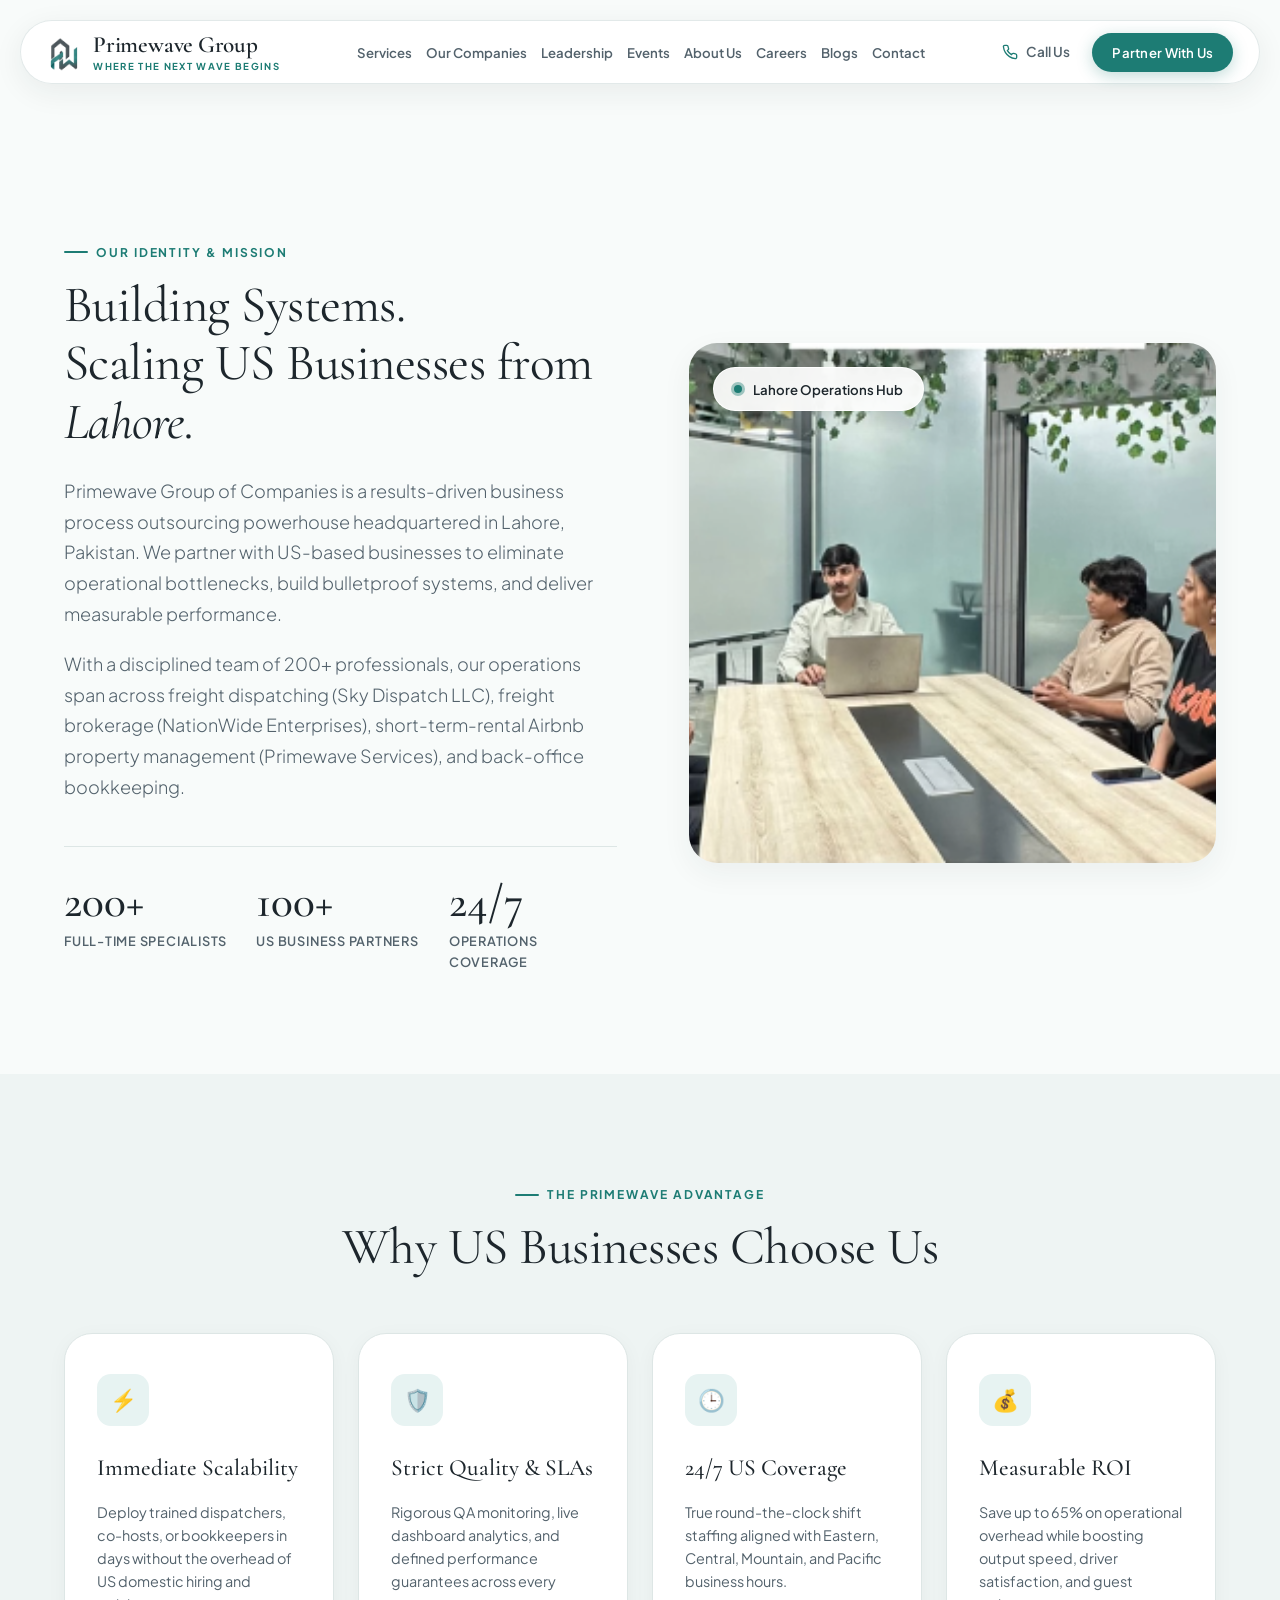
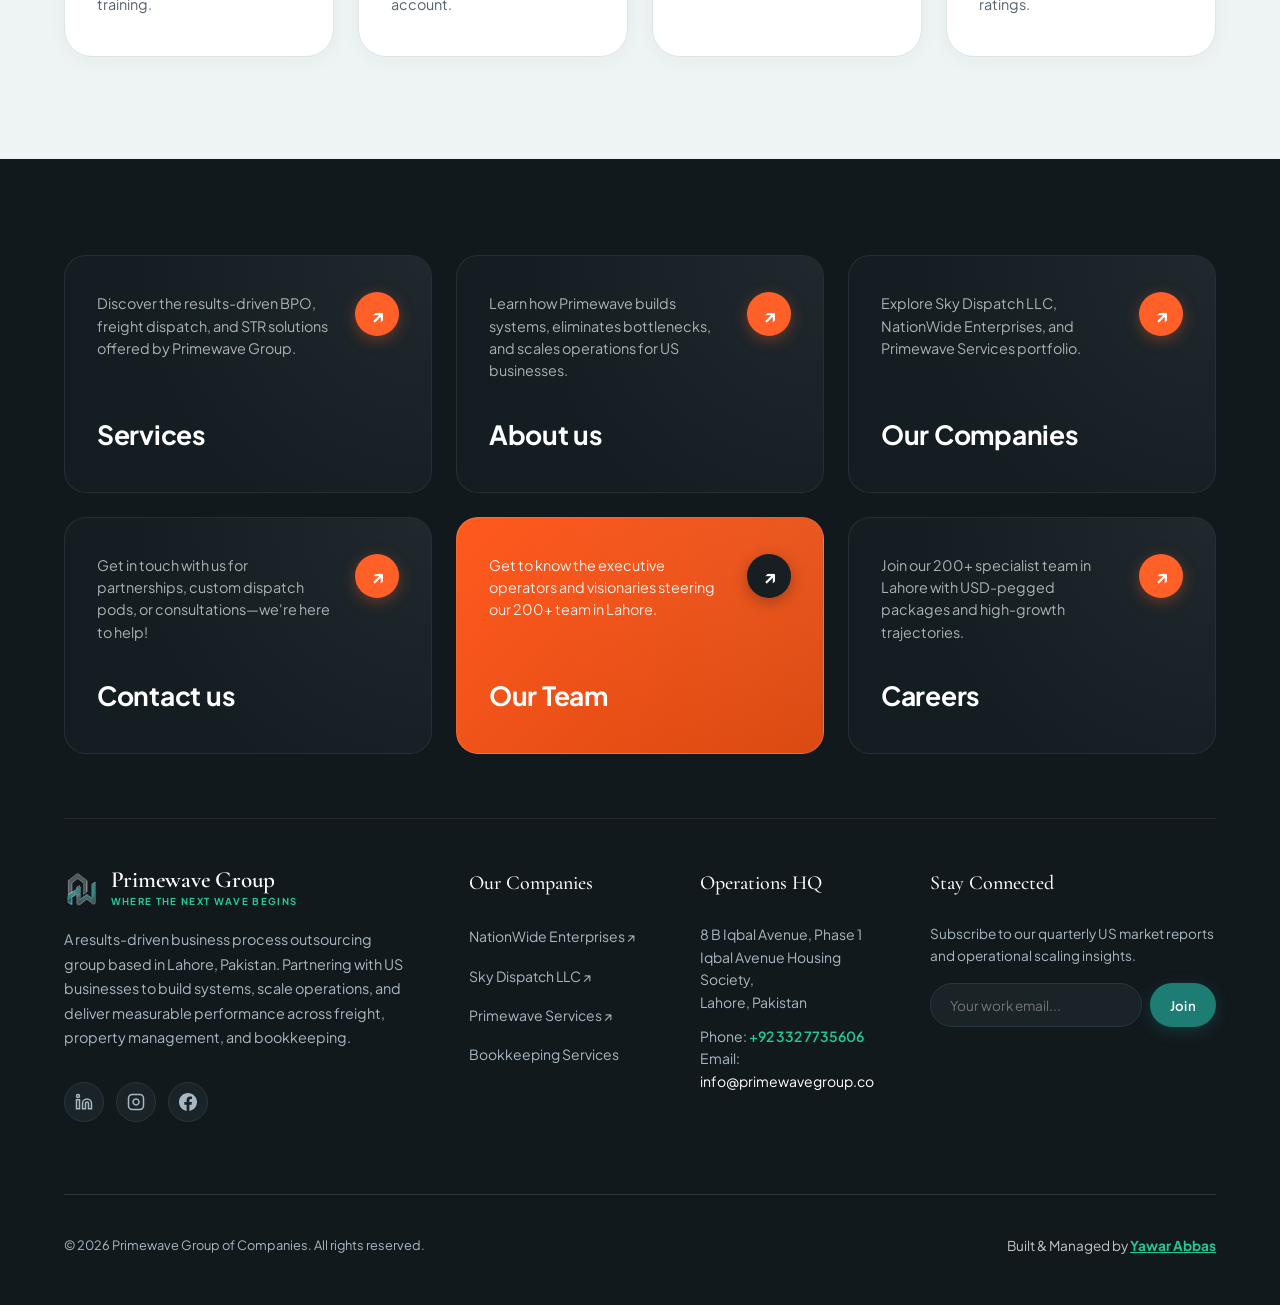
<file: about.html>
<!DOCTYPE html>
<html lang="en">
<head>
  <meta charset="UTF-8">
  <meta name="viewport" content="width=device-width, initial-scale=1.0">
    <title>About Primewave Group — 200+ Specialists, US Operations Hub in Lahore</title>
  <meta name="description" content="Learn about Primewave Group's mission, high-performance operations center in Lahore, Pakistan, ISO compliance, USD-pegged incentives, and US market integration.">
  <link rel="canonical" href="https://primewave-group.vercel.app/about">
  <meta name="robots" content="index, follow, max-image-preview:large, max-snippet:-1, max-video-preview:-1">
  <meta name="keywords" content="Primewave Group, BPO Pakistan, US Freight Dispatch, Freight Brokerage, Sky Dispatch LLC, NationWide Enterprises, Airbnb Co-Hosting, Bookkeeping Services, Lahore BPO Outsourcing">
  <meta name="author" content="Primewave Group of Companies">
  <meta name="theme-color" content="#0D161A">

  <!-- Open Graph / Facebook -->
  <meta property="og:type" content="website">
  <meta property="og:locale" content="en_US">
  <meta property="og:site_name" content="Primewave Group of Companies">
  <meta property="og:title" content="About Primewave Group — 200+ Specialists, US Operations Hub in Lahore">
  <meta property="og:description" content="Learn about Primewave Group's mission, high-performance operations center in Lahore, Pakistan, ISO compliance, USD-pegged incentives, and US market integration.">
  <meta property="og:url" content="https://primewave-group.vercel.app/about">
  <meta property="og:image" content="https://primewave-group.vercel.app/assets/gallery/operations-floor.jpg">
  <meta property="og:image:width" content="1200">
  <meta property="og:image:height" content="630">
  <meta property="og:image:alt" content="About Primewave Group — 200+ Specialists, US Operations Hub in Lahore">

  <!-- Twitter Card -->
  <meta name="twitter:card" content="summary_large_image">
  <meta name="twitter:title" content="About Primewave Group — 200+ Specialists, US Operations Hub in Lahore">
  <meta name="twitter:description" content="Learn about Primewave Group's mission, high-performance operations center in Lahore, Pakistan, ISO compliance, USD-pegged incentives, and US market integration.">
  <meta name="twitter:image" content="https://primewave-group.vercel.app/assets/gallery/operations-floor.jpg">

  <!-- Structured Data: BreadcrumbList (JSON-LD) -->
  <script type="application/ld+json">
  {
    "@context": "https://schema.org",
    "@type": "BreadcrumbList",
    "itemListElement": [
      {
        "@type": "ListItem",
        "position": 1,
        "name": "Home",
        "item": "https://primewave-group.vercel.app/"
      },
      {
        "@type": "ListItem",
        "position": 2,
        "name": "About Us",
        "item": "https://primewave-group.vercel.app/about"
      }
    ]
  }
  </script>
  <link rel="icon" type="image/png" href="assets/favicon.png">
  <link rel="apple-touch-icon" href="assets/favicon.png">
  <link rel="preconnect" href="https://fonts.googleapis.com">
  <link rel="preconnect" href="https://fonts.gstatic.com" crossorigin>
  <link href="https://fonts.googleapis.com/css2?family=Cormorant+Garamond:ital,wght@0,400;0,600;0,700;1,400&family=Plus+Jakarta+Sans:wght@300;400;500;600;700;800&display=swap" rel="stylesheet">
  <link rel="stylesheet" href="css/style.css">
</head>
<body>

  <!-- Floating Navigation -->
  <header class="site-header">
    <div class="nav-container">
      <a href="/" class="brand-logo" aria-label="Primewave Group Home">
        <img src="assets/logo.png" alt="Primewave Group Logo" class="brand-logo-img">
        <div class="brand-logo-text">
          <span class="brand-name">Primewave Group</span>
          <span class="brand-tagline">Where The Next Wave Begins</span>
        </div>
      </a>

      <nav aria-label="Main Navigation">
        <ul class="nav-menu">
          <li><a href="/services" class="nav-link">Services</a></li>
          <li><a href="/companies" class="nav-link">Our Companies</a></li>
          <li><a href="/leadership" class="nav-link">Leadership</a></li>
          <li><a href="/events" class="nav-link">Events</a></li>
          <li><a href="/about" class="nav-link active">About Us</a></li>
          <li><a href="/careers" class="nav-link">Careers</a></li>
          <li><a href="/blogs" class="nav-link">Blogs</a></li>
          <li><a href="/contact" class="nav-link">Contact</a></li>
        </ul>
      </nav>

      <div class="nav-actions">
        <a href="tel:+923327735606" class="nav-phone" aria-label="Call Primewave Group">
          <svg width="16" height="16" viewBox="0 0 24 24" fill="none" stroke="currentColor" stroke-width="2"><path d="M22 16.92v3a2 2 0 0 1-2.18 2 19.79 19.79 0 0 1-8.63-3.07 19.5 19.5 0 0 1-6-6 19.79 19.79 0 0 1-3.07-8.67A2 2 0 0 1 4.11 2h3a2 2 0 0 1 2 1.72 12.84 12.84 0 0 0 .7 2.81 2 2 0 0 1-.45 2.11L8.09 9.91a16 16 0 0 0 6 6l1.27-1.27a2 2 0 0 1 2.11-.45 12.84 12.84 0 0 0 2.81.7A2 2 0 0 1 22 16.92z"/></svg>
          <span>Call Us</span>
        </a>
        <a href="/contact" class="btn btn-primary btn-sm">Partner With Us</a>
        <button type="button" class="nav-toggle" aria-label="Open mobile menu">
          <span></span><span></span><span></span>
        </button>
      </div>
    </div>
  </header>

  <!-- Mobile Drawer Menu -->
  <div class="mobile-drawer" aria-hidden="true">
    <div class="mobile-drawer-content">
      <div style="display: flex; align-items: center; gap: 0.75rem; margin-bottom: 2rem;">
        <img src="assets/logo.png" alt="Primewave Group Logo" style="height: 34px;">
        <div class="brand-logo-text">
          <span class="brand-name" style="font-size: 1.25rem;">Primewave Group</span>
          <span class="brand-tagline">Where The Next Wave Begins</span>
        </div>
      </div>
      <ul class="mobile-nav-links">
        <li><a href="/services" class="mobile-nav-link">Services</a></li>
        <li><a href="/companies" class="mobile-nav-link">Our Companies</a></li>
        <li><a href="/leadership" class="mobile-nav-link">Leadership</a></li>
        <li><a href="/events" class="mobile-nav-link">Events</a></li>
        <li><a href="/about" class="mobile-nav-link">About Us</a></li>
        <li><a href="/careers" class="mobile-nav-link">Careers</a></li>
        <li><a href="/blogs" class="mobile-nav-link">Blogs</a></li>
        <li><a href="/contact" class="mobile-nav-link">Contact</a></li>
      </ul>
      <div style="margin-top: 2rem;">
        <a href="/contact" class="btn btn-primary" style="width: 100%; text-align: center;">Partner With Us</a>
      </div>
    </div>
  </div>

  <main style="padding-top: calc(var(--header-height) + 3rem);">
    <!-- About Story Section -->
    <section class="section">
      <div class="container">
        <div class="about-grid">
          <div>
            <span class="section-kicker">OUR IDENTITY &amp; MISSION</span>
            <h1 class="heading-lg" style="margin-bottom: 1.5rem;">
              Building Systems.<br>Scaling US Businesses from <em>Lahore.</em>
            </h1>
            <p class="text-lead" style="margin-bottom: 1.25rem;">
              Primewave Group of Companies is a results-driven business process outsourcing powerhouse headquartered in Lahore, Pakistan. We partner with US-based businesses to eliminate operational bottlenecks, build bulletproof systems, and deliver measurable performance.
            </p>
            <p class="text-lead" style="margin-bottom: 1.5rem;">
              With a disciplined team of 200+ professionals, our operations span across freight dispatching (Sky Dispatch LLC), freight brokerage (NationWide Enterprises), short-term-rental Airbnb property management (Primewave Services), and back-office bookkeeping.
            </p>
            <div class="about-stats-row">
              <div class="stat-item">
                <span class="stat-value">200+</span>
                <span class="stat-label">Full-Time Specialists</span>
              </div>
              <div class="stat-item">
                <span class="stat-value">100+</span>
                <span class="stat-label">US Business Partners</span>
              </div>
              <div class="stat-item">
                <span class="stat-value">24/7</span>
                <span class="stat-label">Operations Coverage</span>
              </div>
            </div>
          </div>

          <div class="about-visual-card">
            <img class="about-visual-img" src="assets/hero-team.png" alt="Primewave Group Operations Center in Lahore">
            <div class="about-floating-badge">
              <span class="pulse-dot"></span>
              <span>Lahore Operations Hub</span>
            </div>
          </div>
        </div>
      </div>
    </section>

    <!-- Why Partner With Us (Bento) -->
    <section class="section" style="background-color: var(--color-bg-warm);">
      <div class="container">
        <div style="text-align: center; max-width: 680px; margin-inline: auto; margin-bottom: 3.5rem;">
          <span class="section-kicker">THE PRIMEWAVE ADVANTAGE</span>
          <h2 class="heading-lg">Why US Businesses Choose Us</h2>
        </div>

        <div class="philosophy-grid">
          <div class="philosophy-card">
            <div class="pillar-icon-box">⚡</div>
            <h3 class="pillar-title">Immediate Scalability</h3>
            <p class="pillar-desc">Deploy trained dispatchers, co-hosts, or bookkeepers in days without the overhead of US domestic hiring and training.</p>
          </div>
          <div class="philosophy-card">
            <div class="pillar-icon-box">🛡️</div>
            <h3 class="pillar-title">Strict Quality &amp; SLAs</h3>
            <p class="pillar-desc">Rigorous QA monitoring, live dashboard analytics, and defined performance guarantees across every account.</p>
          </div>
          <div class="philosophy-card">
            <div class="pillar-icon-box">🕒</div>
            <h3 class="pillar-title">24/7 US Coverage</h3>
            <p class="pillar-desc">True round-the-clock shift staffing aligned with Eastern, Central, Mountain, and Pacific business hours.</p>
          </div>
          <div class="philosophy-card">
            <div class="pillar-icon-box">💰</div>
            <h3 class="pillar-title">Measurable ROI</h3>
            <p class="pillar-desc">Save up to 65% on operational overhead while boosting output speed, driver satisfaction, and guest ratings.</p>
          </div>
        </div>
      </div>
    </section>
  </main>

  <footer class="site-footer">
    <div class="container">
      <!-- Bento Grid Navigation (As requested in media_1792597929660_423ae462.png) -->
      <div class="bento-nav-section">
        <div class="bento-nav-grid">
          <!-- Card 1: Services -->
          <a href="/services" class="bento-nav-card">
            <div class="bento-nav-card-top">
              <p class="bento-nav-desc">Discover the results-driven BPO, freight dispatch, and STR solutions offered by Primewave Group.</p>
              <div class="bento-nav-arrow">↗</div>
            </div>
            <h3 class="bento-nav-title">Services</h3>
          </a>

          <!-- Card 2: About us -->
          <a href="/about" class="bento-nav-card">
            <div class="bento-nav-card-top">
              <p class="bento-nav-desc">Learn how Primewave builds systems, eliminates bottlenecks, and scales operations for US businesses.</p>
              <div class="bento-nav-arrow">↗</div>
            </div>
            <h3 class="bento-nav-title">About us</h3>
          </a>

          <!-- Card 3: Our Companies -->
          <a href="/companies" class="bento-nav-card">
            <div class="bento-nav-card-top">
              <p class="bento-nav-desc">Explore Sky Dispatch LLC, NationWide Enterprises, and Primewave Services portfolio.</p>
              <div class="bento-nav-arrow">↗</div>
            </div>
            <h3 class="bento-nav-title">Our Companies</h3>
          </a>

          <!-- Card 4: Contact us -->
          <a href="/contact" class="bento-nav-card">
            <div class="bento-nav-card-top">
              <p class="bento-nav-desc">Get in touch with us for partnerships, custom dispatch pods, or consultations—we're here to help!</p>
              <div class="bento-nav-arrow">↗</div>
            </div>
            <h3 class="bento-nav-title">Contact us</h3>
          </a>

          <!-- Card 5: Leadership (Highlighted Card) -->
          <a href="/leadership" class="bento-nav-card bento-nav-card-accent">
            <div class="bento-nav-card-top">
              <p class="bento-nav-desc">Get to know the executive operators and visionaries steering our 200+ team in Lahore.</p>
              <div class="bento-nav-arrow">↗</div>
            </div>
            <h3 class="bento-nav-title">Our Team</h3>
          </a>

          <!-- Card 6: Careers -->
          <a href="/careers" class="bento-nav-card">
            <div class="bento-nav-card-top">
              <p class="bento-nav-desc">Join our 200+ specialist team in Lahore with USD-pegged packages and high-growth trajectories.</p>
              <div class="bento-nav-arrow">↗</div>
            </div>
            <h3 class="bento-nav-title">Careers</h3>
          </a>
        </div>
      </div>

      <!-- Footer Brand & Details Row (4 Columns) -->
      <div class="footer-top-grid" style="border-top: 1px solid rgba(255,255,255,0.08); padding-top: 3rem;">
        <!-- Col 1: Brand & Bio -->
        <div class="footer-brand-col">
          <a href="/" class="brand-logo">
            <img src="assets/logo.png" alt="Primewave Group Logo" class="brand-logo-img">
            <div class="brand-logo-text">
              <span class="brand-name" style="color: #FFFFFF;">Primewave Group</span>
              <span class="brand-tagline">Where The Next Wave Begins</span>
            </div>
          </a>
          <p class="footer-brand-desc">
            A results-driven business process outsourcing group based in Lahore, Pakistan. Partnering with US businesses to build systems, scale operations, and deliver measurable performance across freight, property management, and bookkeeping.
          </p>
          <div class="social-links-row">
            <a href="https://www.linkedin.com/company/primewave-group/" target="_blank" rel="noopener noreferrer" class="social-btn" aria-label="LinkedIn">
              <svg width="18" height="18" viewBox="0 0 24 24" fill="none" stroke="currentColor" stroke-width="2"><path d="M16 8a6 6 0 0 1 6 6v7h-4v-7a2 2 0 0 0-2-2 2 2 0 0 0-2 2v7h-4v-7a6 6 0 0 1 6-6z"/><rect width="4" height="12" x="2" y="9"/><circle cx="4" cy="4" r="2"/></svg>
            </a>
            <a href="https://instagram.com/primewave.group" target="_blank" rel="noopener noreferrer" class="social-btn" aria-label="Instagram">
              <svg width="18" height="18" viewBox="0 0 24 24" fill="none" stroke="currentColor" stroke-width="2"><rect width="20" height="20" x="2" y="2" rx="5" ry="5"/><path d="M16 11.37A4 4 0 1 1 12.63 8 4 4 0 0 1 16 11.37z"/><line x1="17.5" x2="17.51" y1="6.5" y2="6.5"/></svg>
            </a>
            <a href="https://facebook.com/people/Primewave-Group-of-Companies/61590947390403/?_rdc=1&_rdr#" target="_blank" rel="noopener noreferrer" class="social-btn" aria-label="Facebook">
              <svg width="18" height="18" viewBox="0 0 24 24" fill="currentColor"><path d="M24 12.073c0-6.627-5.373-12-12-12s-12 5.373-12 12c0 5.99 4.388 10.954 10.125 11.854v-8.385H7.078v-3.47h3.047V9.43c0-3.007 1.792-4.669 4.533-4.669 1.312 0 2.686.235 2.686.235v2.953H15.83c-1.491 0-1.956.925-1.956 1.874v2.25h3.328l-.532 3.47h-2.796v8.385C19.612 23.027 24 18.062 24 12.073z"/></svg>
            </a>
          </div>
        </div>

        <!-- Col 2: Companies -->
        <div>
          <h4 class="footer-col-title">Our Companies</h4>
          <ul class="footer-links-list">
            <li><a href="https://nationwideenterprises.net" target="_blank" rel="noopener noreferrer" class="footer-link">NationWide Enterprises ↗</a></li>
            <li><a href="https://skydispatch.net" target="_blank" rel="noopener noreferrer" class="footer-link">Sky Dispatch LLC ↗</a></li>
            <li><a href="https://primewaveservices.com" target="_blank" rel="noopener noreferrer" class="footer-link">Primewave Services ↗</a></li>
            <li><a href="/services#bookkeeping" class="footer-link">Bookkeeping Services</a></li>
          </ul>
        </div>

        <!-- Col 3: Operations HQ -->
        <div>
          <h4 class="footer-col-title">Operations HQ</h4>
          <p style="font-size: 0.875rem; color: var(--color-text-inverse-muted); line-height: 1.6; margin-bottom: 0.75rem;">
            8 B Iqbal Avenue, Phase 1 Iqbal Avenue Housing Society,<br>Lahore, Pakistan
          </p>
          <p style="font-size: 0.875rem; color: var(--color-text-inverse-muted); line-height: 1.6;">
            Phone: <a href="tel:+923327735606" style="color: #20C997; font-weight: 600;">+92 332 7735606</a><br>
            Email: <a href="mailto:info@primewavegroup.co" style="color: #FFFFFF;">info@primewavegroup.co</a>
          </p>
        </div>

        <!-- Col 4: Newsletter -->
        <div>
          <h4 class="footer-col-title">Stay Connected</h4>
          <p style="font-size: 0.85rem; color: var(--color-text-inverse-muted); margin-bottom: 0.75rem;">
            Subscribe to our quarterly US market reports and operational scaling insights.
          </p>
          <form class="newsletter-form" onsubmit="alert('Thank you for subscribing to Primewave Group!'); return false;">
            <input type="email" class="newsletter-input" placeholder="Your work email..." required>
            <button type="submit" class="btn btn-primary btn-sm">Join</button>
          </form>
        </div>
      </div>

      <div class="footer-bottom-bar">
        <div>© 2026 Primewave Group of Companies. All rights reserved.</div>
        <div class="footer-credit" style="color: rgba(255,255,255,0.75); font-size: 0.85rem;">
          Built &amp; Managed by <a href="https://yawarabbass.vercel.app" target="_blank" rel="noopener noreferrer" style="color: #20C997; font-weight: 700; text-decoration: underline;">Yawar Abbas</a>
        </div>
      </div>
    </div>
  </footer>

  <script src="js/main.js"></script>
</body>
</html>
</file>
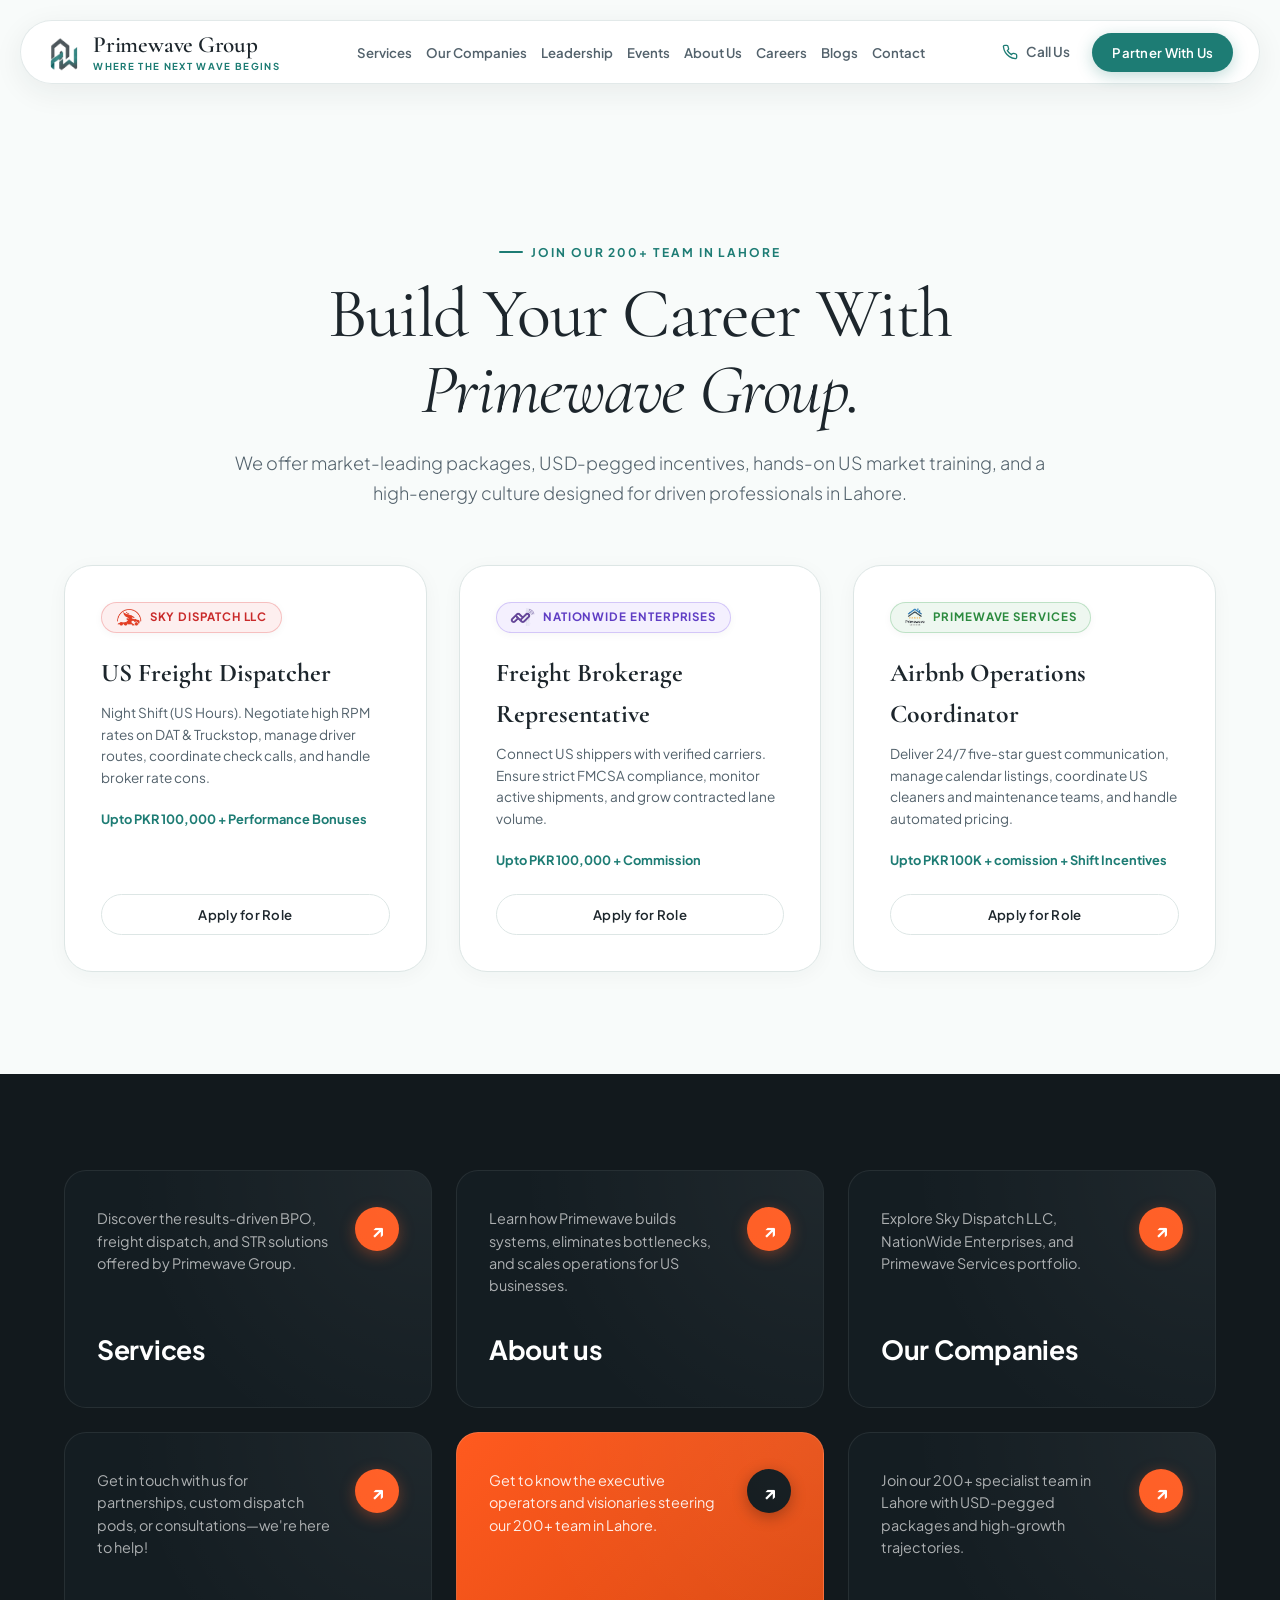
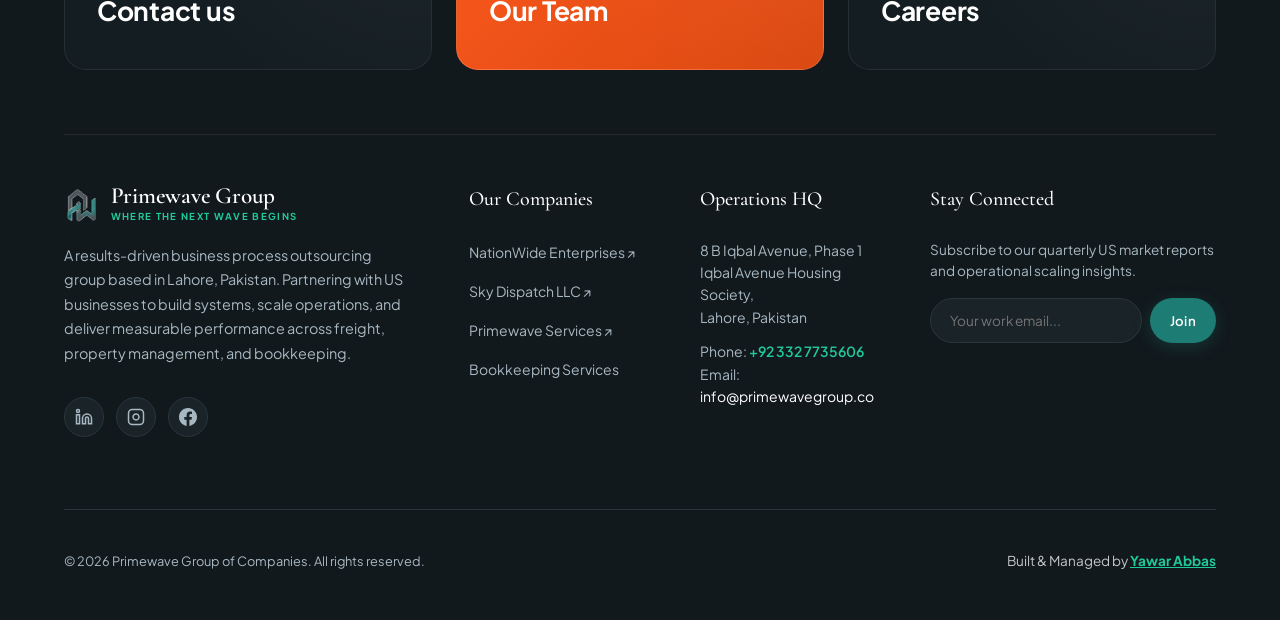
<file: careers.html>
<!DOCTYPE html>
<html lang="en">
<head>
  <meta charset="UTF-8">
  <meta name="viewport" content="width=device-width, initial-scale=1.0">
    <title>Careers at Primewave Group — Join 200+ Dispatchers, Analysts & Engineers in Lahore</title>
  <meta name="description" content="Explore open career opportunities at Primewave Group in Lahore. Competitive USD-pegged salaries, health coverage, rapid promotions, and an elite corporate environment.">
  <link rel="canonical" href="https://primewave-group.vercel.app/careers">
  <meta name="robots" content="index, follow, max-image-preview:large, max-snippet:-1, max-video-preview:-1">
  <meta name="keywords" content="Primewave Group, BPO Pakistan, US Freight Dispatch, Freight Brokerage, Sky Dispatch LLC, NationWide Enterprises, Airbnb Co-Hosting, Bookkeeping Services, Lahore BPO Outsourcing">
  <meta name="author" content="Primewave Group of Companies">
  <meta name="theme-color" content="#0D161A">

  <!-- Open Graph / Facebook -->
  <meta property="og:type" content="website">
  <meta property="og:locale" content="en_US">
  <meta property="og:site_name" content="Primewave Group of Companies">
  <meta property="og:title" content="Careers at Primewave Group — Join 200+ Dispatchers, Analysts & Engineers in Lahore">
  <meta property="og:description" content="Explore open career opportunities at Primewave Group in Lahore. Competitive USD-pegged salaries, health coverage, rapid promotions, and an elite corporate environment.">
  <meta property="og:url" content="https://primewave-group.vercel.app/careers">
  <meta property="og:image" content="https://primewave-group.vercel.app/assets/gallery/operations-floor.jpg">
  <meta property="og:image:width" content="1200">
  <meta property="og:image:height" content="630">
  <meta property="og:image:alt" content="Careers at Primewave Group — Join 200+ Dispatchers, Analysts & Engineers in Lahore">

  <!-- Twitter Card -->
  <meta name="twitter:card" content="summary_large_image">
  <meta name="twitter:title" content="Careers at Primewave Group — Join 200+ Dispatchers, Analysts & Engineers in Lahore">
  <meta name="twitter:description" content="Explore open career opportunities at Primewave Group in Lahore. Competitive USD-pegged salaries, health coverage, rapid promotions, and an elite corporate environment.">
  <meta name="twitter:image" content="https://primewave-group.vercel.app/assets/gallery/operations-floor.jpg">

  <!-- Structured Data: BreadcrumbList (JSON-LD) -->
  <script type="application/ld+json">
  {
    "@context": "https://schema.org",
    "@type": "BreadcrumbList",
    "itemListElement": [
      {
        "@type": "ListItem",
        "position": 1,
        "name": "Home",
        "item": "https://primewave-group.vercel.app/"
      },
      {
        "@type": "ListItem",
        "position": 2,
        "name": "Careers",
        "item": "https://primewave-group.vercel.app/careers"
      }
    ]
  }
  </script>
  <link rel="icon" type="image/png" href="assets/favicon.png">
  <link rel="apple-touch-icon" href="assets/favicon.png">
  <link rel="preconnect" href="https://fonts.googleapis.com">
  <link rel="preconnect" href="https://fonts.gstatic.com" crossorigin>
  <link href="https://fonts.googleapis.com/css2?family=Cormorant+Garamond:ital,wght@0,400;0,600;0,700;1,400&family=Plus+Jakarta+Sans:wght@300;400;500;600;700;800&display=swap" rel="stylesheet">
  <link rel="stylesheet" href="css/style.css">
</head>
<body>

  <!-- Floating Navigation -->
  <header class="site-header">
    <div class="nav-container">
      <a href="/" class="brand-logo" aria-label="Primewave Group Home">
        <img src="assets/logo.png" alt="Primewave Group Logo" class="brand-logo-img">
        <div class="brand-logo-text">
          <span class="brand-name">Primewave Group</span>
          <span class="brand-tagline">Where The Next Wave Begins</span>
        </div>
      </a>

      <nav aria-label="Main Navigation">
        <ul class="nav-menu">
          <li><a href="/services" class="nav-link">Services</a></li>
          <li><a href="/companies" class="nav-link">Our Companies</a></li>
          <li><a href="/leadership" class="nav-link">Leadership</a></li>
          <li><a href="/events" class="nav-link">Events</a></li>
          <li><a href="/about" class="nav-link">About Us</a></li>
          <li><a href="/careers" class="nav-link active">Careers</a></li>
          <li><a href="/blogs" class="nav-link">Blogs</a></li>
          <li><a href="/contact" class="nav-link">Contact</a></li>
        </ul>
      </nav>

      <div class="nav-actions">
        <a href="tel:+923327735606" class="nav-phone" aria-label="Call Primewave Group">
          <svg width="16" height="16" viewBox="0 0 24 24" fill="none" stroke="currentColor" stroke-width="2"><path d="M22 16.92v3a2 2 0 0 1-2.18 2 19.79 19.79 0 0 1-8.63-3.07 19.5 19.5 0 0 1-6-6 19.79 19.79 0 0 1-3.07-8.67A2 2 0 0 1 4.11 2h3a2 2 0 0 1 2 1.72 12.84 12.84 0 0 0 .7 2.81 2 2 0 0 1-.45 2.11L8.09 9.91a16 16 0 0 0 6 6l1.27-1.27a2 2 0 0 1 2.11-.45 12.84 12.84 0 0 0 2.81.7A2 2 0 0 1 22 16.92z"/></svg>
          <span>Call Us</span>
        </a>
        <a href="/contact" class="btn btn-primary btn-sm">Partner With Us</a>
        <button type="button" class="nav-toggle" aria-label="Open mobile menu">
          <span></span><span></span><span></span>
        </button>
      </div>
    </div>
  </header>

  <!-- Mobile Drawer Menu -->
  <div class="mobile-drawer" aria-hidden="true">
    <div class="mobile-drawer-content">
      <div style="display: flex; align-items: center; gap: 0.75rem; margin-bottom: 2rem;">
        <img src="assets/logo.png" alt="Primewave Group Logo" style="height: 34px;">
        <div class="brand-logo-text">
          <span class="brand-name" style="font-size: 1.25rem;">Primewave Group</span>
          <span class="brand-tagline">Where The Next Wave Begins</span>
        </div>
      </div>
      <ul class="mobile-nav-links">
        <li><a href="/services" class="mobile-nav-link">Services</a></li>
        <li><a href="/companies" class="mobile-nav-link">Our Companies</a></li>
        <li><a href="/leadership" class="mobile-nav-link">Leadership</a></li>
        <li><a href="/events" class="mobile-nav-link">Events</a></li>
        <li><a href="/about" class="mobile-nav-link">About Us</a></li>
        <li><a href="/careers" class="mobile-nav-link">Careers</a></li>
        <li><a href="/blogs" class="mobile-nav-link">Blogs</a></li>
        <li><a href="/contact" class="mobile-nav-link">Contact</a></li>
      </ul>
      <div style="margin-top: 2rem;">
        <a href="/contact" class="btn btn-primary" style="width: 100%; text-align: center;">Partner With Us</a>
      </div>
    </div>
  </div>

  <main style="padding-top: calc(var(--header-height) + 3rem);">
    <section class="section">
      <div class="container" style="text-align: center; max-width: 820px; margin-bottom: 3.5rem;">
        <span class="section-kicker">JOIN OUR 200+ TEAM IN LAHORE</span>
        <h1 class="heading-xl" style="margin-bottom: 1.25rem;">
          Build Your Career With<br><em>Primewave Group.</em>
        </h1>
        <p class="text-lead">
          We offer market-leading packages, USD-pegged incentives, hands-on US market training, and a high-energy culture designed for driven professionals in Lahore.
        </p>
      </div>

      <div class="container">
        <!-- Open Roles Grid -->
        <div class="careers-grid">
          <!-- Role 1 -->
          <div class="career-card">
            <div>
              <div style="margin-bottom: 1.25rem;">
                <span class="tag-badge tag-sky">
                  <img src="assets/logos/logo-skydispatch.png" alt="" class="tag-mini-logo">
                  Sky Dispatch LLC
                </span>
              </div>
              <h3 style="font-family: var(--font-serif); font-size: 1.6rem; color: var(--color-text-main); margin-bottom: 0.5rem;">US Freight Dispatcher</h3>
              <p style="font-size: 0.85rem; color: var(--color-text-muted); line-height: 1.6; margin-bottom: 1.25rem;">
                Night Shift (US Hours). Negotiate high RPM rates on DAT &amp; Truckstop, manage driver routes, coordinate check calls, and handle broker rate cons.
              </p>
              <div style="font-size: 0.8rem; font-weight: 700; color: var(--color-accent); margin-bottom: 1.5rem;">
               Upto PKR 100,000 + Performance Bonuses
              </div>
            </div>
            <a href="/contact?role=dispatcher" class="btn btn-secondary btn-sm" style="width: 100%;">Apply for Role</a>
          </div>

          <!-- Role 2 -->
          <div class="career-card">
            <div>
              <div style="margin-bottom: 1.25rem;">
                <span class="tag-badge tag-nationwide">
                  <img src="assets/logos/logo-nationwide.png" alt="" class="tag-mini-logo">
                  NationWide Enterprises
                </span>
              </div>
              <h3 style="font-family: var(--font-serif); font-size: 1.6rem; color: var(--color-text-main); margin-bottom: 0.5rem;">Freight Brokerage Representative</h3>
              <p style="font-size: 0.85rem; color: var(--color-text-muted); line-height: 1.6; margin-bottom: 1.25rem;">
                Connect US shippers with verified carriers. Ensure strict FMCSA compliance, monitor active shipments, and grow contracted lane volume.
              </p>
              <div style="font-size: 0.8rem; font-weight: 700; color: var(--color-accent); margin-bottom: 1.5rem;">
               Upto PKR 100,000 + Commission
              </div>
            </div>
            <a href="/contact?role=brokerage" class="btn btn-secondary btn-sm" style="width: 100%;">Apply for Role</a>
          </div>

          <!-- Role 3 -->
          <div class="career-card">
            <div>
              <div style="margin-bottom: 1.25rem;">
                <span class="tag-badge tag-services">
                  <img src="assets/logos/logo-primewaveservices.png" alt="" class="tag-mini-logo">
                  Primewave Services
                </span>
              </div>
              <h3 style="font-family: var(--font-serif); font-size: 1.6rem; color: var(--color-text-main); margin-bottom: 0.5rem;">Airbnb Operations Coordinator</h3>
              <p style="font-size: 0.85rem; color: var(--color-text-muted); line-height: 1.6; margin-bottom: 1.25rem;">
                Deliver 24/7 five-star guest communication, manage calendar listings, coordinate US cleaners and maintenance teams, and handle automated pricing.
              </p>
              <div style="font-size: 0.8rem; font-weight: 700; color: var(--color-accent); margin-bottom: 1.5rem;">
                Upto PKR 100K + comission + Shift Incentives
              </div>
            </div>
            <a href="/contact?role=airbnb" class="btn btn-secondary btn-sm" style="width: 100%;">Apply for Role</a>
          </div>
        </div>
      </div>
    </section>
  </main>

  <footer class="site-footer">
    <div class="container">
      <!-- Bento Grid Navigation (As requested in media_1792597929660_423ae462.png) -->
      <div class="bento-nav-section">
        <div class="bento-nav-grid">
          <!-- Card 1: Services -->
          <a href="/services" class="bento-nav-card">
            <div class="bento-nav-card-top">
              <p class="bento-nav-desc">Discover the results-driven BPO, freight dispatch, and STR solutions offered by Primewave Group.</p>
              <div class="bento-nav-arrow">↗</div>
            </div>
            <h3 class="bento-nav-title">Services</h3>
          </a>

          <!-- Card 2: About us -->
          <a href="/about" class="bento-nav-card">
            <div class="bento-nav-card-top">
              <p class="bento-nav-desc">Learn how Primewave builds systems, eliminates bottlenecks, and scales operations for US businesses.</p>
              <div class="bento-nav-arrow">↗</div>
            </div>
            <h3 class="bento-nav-title">About us</h3>
          </a>

          <!-- Card 3: Our Companies -->
          <a href="/companies" class="bento-nav-card">
            <div class="bento-nav-card-top">
              <p class="bento-nav-desc">Explore Sky Dispatch LLC, NationWide Enterprises, and Primewave Services portfolio.</p>
              <div class="bento-nav-arrow">↗</div>
            </div>
            <h3 class="bento-nav-title">Our Companies</h3>
          </a>

          <!-- Card 4: Contact us -->
          <a href="/contact" class="bento-nav-card">
            <div class="bento-nav-card-top">
              <p class="bento-nav-desc">Get in touch with us for partnerships, custom dispatch pods, or consultations—we're here to help!</p>
              <div class="bento-nav-arrow">↗</div>
            </div>
            <h3 class="bento-nav-title">Contact us</h3>
          </a>

          <!-- Card 5: Leadership (Highlighted Card) -->
          <a href="/leadership" class="bento-nav-card bento-nav-card-accent">
            <div class="bento-nav-card-top">
              <p class="bento-nav-desc">Get to know the executive operators and visionaries steering our 200+ team in Lahore.</p>
              <div class="bento-nav-arrow">↗</div>
            </div>
            <h3 class="bento-nav-title">Our Team</h3>
          </a>

          <!-- Card 6: Careers -->
          <a href="/careers" class="bento-nav-card">
            <div class="bento-nav-card-top">
              <p class="bento-nav-desc">Join our 200+ specialist team in Lahore with USD-pegged packages and high-growth trajectories.</p>
              <div class="bento-nav-arrow">↗</div>
            </div>
            <h3 class="bento-nav-title">Careers</h3>
          </a>
        </div>
      </div>

      <!-- Footer Brand & Details Row (4 Columns) -->
      <div class="footer-top-grid" style="border-top: 1px solid rgba(255,255,255,0.08); padding-top: 3rem;">
        <!-- Col 1: Brand & Bio -->
        <div class="footer-brand-col">
          <a href="/" class="brand-logo">
            <img src="assets/logo.png" alt="Primewave Group Logo" class="brand-logo-img">
            <div class="brand-logo-text">
              <span class="brand-name" style="color: #FFFFFF;">Primewave Group</span>
              <span class="brand-tagline">Where The Next Wave Begins</span>
            </div>
          </a>
          <p class="footer-brand-desc">
            A results-driven business process outsourcing group based in Lahore, Pakistan. Partnering with US businesses to build systems, scale operations, and deliver measurable performance across freight, property management, and bookkeeping.
          </p>
          <div class="social-links-row">
            <a href="https://www.linkedin.com/company/primewave-group/" target="_blank" rel="noopener noreferrer" class="social-btn" aria-label="LinkedIn">
              <svg width="18" height="18" viewBox="0 0 24 24" fill="none" stroke="currentColor" stroke-width="2"><path d="M16 8a6 6 0 0 1 6 6v7h-4v-7a2 2 0 0 0-2-2 2 2 0 0 0-2 2v7h-4v-7a6 6 0 0 1 6-6z"/><rect width="4" height="12" x="2" y="9"/><circle cx="4" cy="4" r="2"/></svg>
            </a>
            <a href="https://instagram.com/primewave.group" target="_blank" rel="noopener noreferrer" class="social-btn" aria-label="Instagram">
              <svg width="18" height="18" viewBox="0 0 24 24" fill="none" stroke="currentColor" stroke-width="2"><rect width="20" height="20" x="2" y="2" rx="5" ry="5"/><path d="M16 11.37A4 4 0 1 1 12.63 8 4 4 0 0 1 16 11.37z"/><line x1="17.5" x2="17.51" y1="6.5" y2="6.5"/></svg>
            </a>
            <a href="https://facebook.com/people/Primewave-Group-of-Companies/61590947390403/?_rdc=1&_rdr#" target="_blank" rel="noopener noreferrer" class="social-btn" aria-label="Facebook">
              <svg width="18" height="18" viewBox="0 0 24 24" fill="currentColor"><path d="M24 12.073c0-6.627-5.373-12-12-12s-12 5.373-12 12c0 5.99 4.388 10.954 10.125 11.854v-8.385H7.078v-3.47h3.047V9.43c0-3.007 1.792-4.669 4.533-4.669 1.312 0 2.686.235 2.686.235v2.953H15.83c-1.491 0-1.956.925-1.956 1.874v2.25h3.328l-.532 3.47h-2.796v8.385C19.612 23.027 24 18.062 24 12.073z"/></svg>
            </a>
          </div>
        </div>

        <!-- Col 2: Companies -->
        <div>
          <h4 class="footer-col-title">Our Companies</h4>
          <ul class="footer-links-list">
            <li><a href="https://nationwideenterprises.net" target="_blank" rel="noopener noreferrer" class="footer-link">NationWide Enterprises ↗</a></li>
            <li><a href="https://skydispatch.net" target="_blank" rel="noopener noreferrer" class="footer-link">Sky Dispatch LLC ↗</a></li>
            <li><a href="https://primewaveservices.com" target="_blank" rel="noopener noreferrer" class="footer-link">Primewave Services ↗</a></li>
            <li><a href="/services#bookkeeping" class="footer-link">Bookkeeping Services</a></li>
          </ul>
        </div>

        <!-- Col 3: Operations HQ -->
        <div>
          <h4 class="footer-col-title">Operations HQ</h4>
          <p style="font-size: 0.875rem; color: var(--color-text-inverse-muted); line-height: 1.6; margin-bottom: 0.75rem;">
            8 B Iqbal Avenue, Phase 1 Iqbal Avenue Housing Society,<br>Lahore, Pakistan
          </p>
          <p style="font-size: 0.875rem; color: var(--color-text-inverse-muted); line-height: 1.6;">
            Phone: <a href="tel:+923327735606" style="color: #20C997; font-weight: 600;">+92 332 7735606</a><br>
            Email: <a href="mailto:info@primewavegroup.co" style="color: #FFFFFF;">info@primewavegroup.co</a>
          </p>
        </div>

        <!-- Col 4: Newsletter -->
        <div>
          <h4 class="footer-col-title">Stay Connected</h4>
          <p style="font-size: 0.85rem; color: var(--color-text-inverse-muted); margin-bottom: 0.75rem;">
            Subscribe to our quarterly US market reports and operational scaling insights.
          </p>
          <form class="newsletter-form" onsubmit="alert('Thank you for subscribing to Primewave Group!'); return false;">
            <input type="email" class="newsletter-input" placeholder="Your work email..." required>
            <button type="submit" class="btn btn-primary btn-sm">Join</button>
          </form>
        </div>
      </div>

      <div class="footer-bottom-bar">
        <div>© 2026 Primewave Group of Companies. All rights reserved.</div>
        <div class="footer-credit" style="color: rgba(255,255,255,0.75); font-size: 0.85rem;">
          Built &amp; Managed by <a href="https://yawarabbass.vercel.app" target="_blank" rel="noopener noreferrer" style="color: #20C997; font-weight: 700; text-decoration: underline;">Yawar Abbas</a>
        </div>
      </div>
    </div>
  </footer>

  <script src="js/main.js"></script>
</body>
</html>
</file>
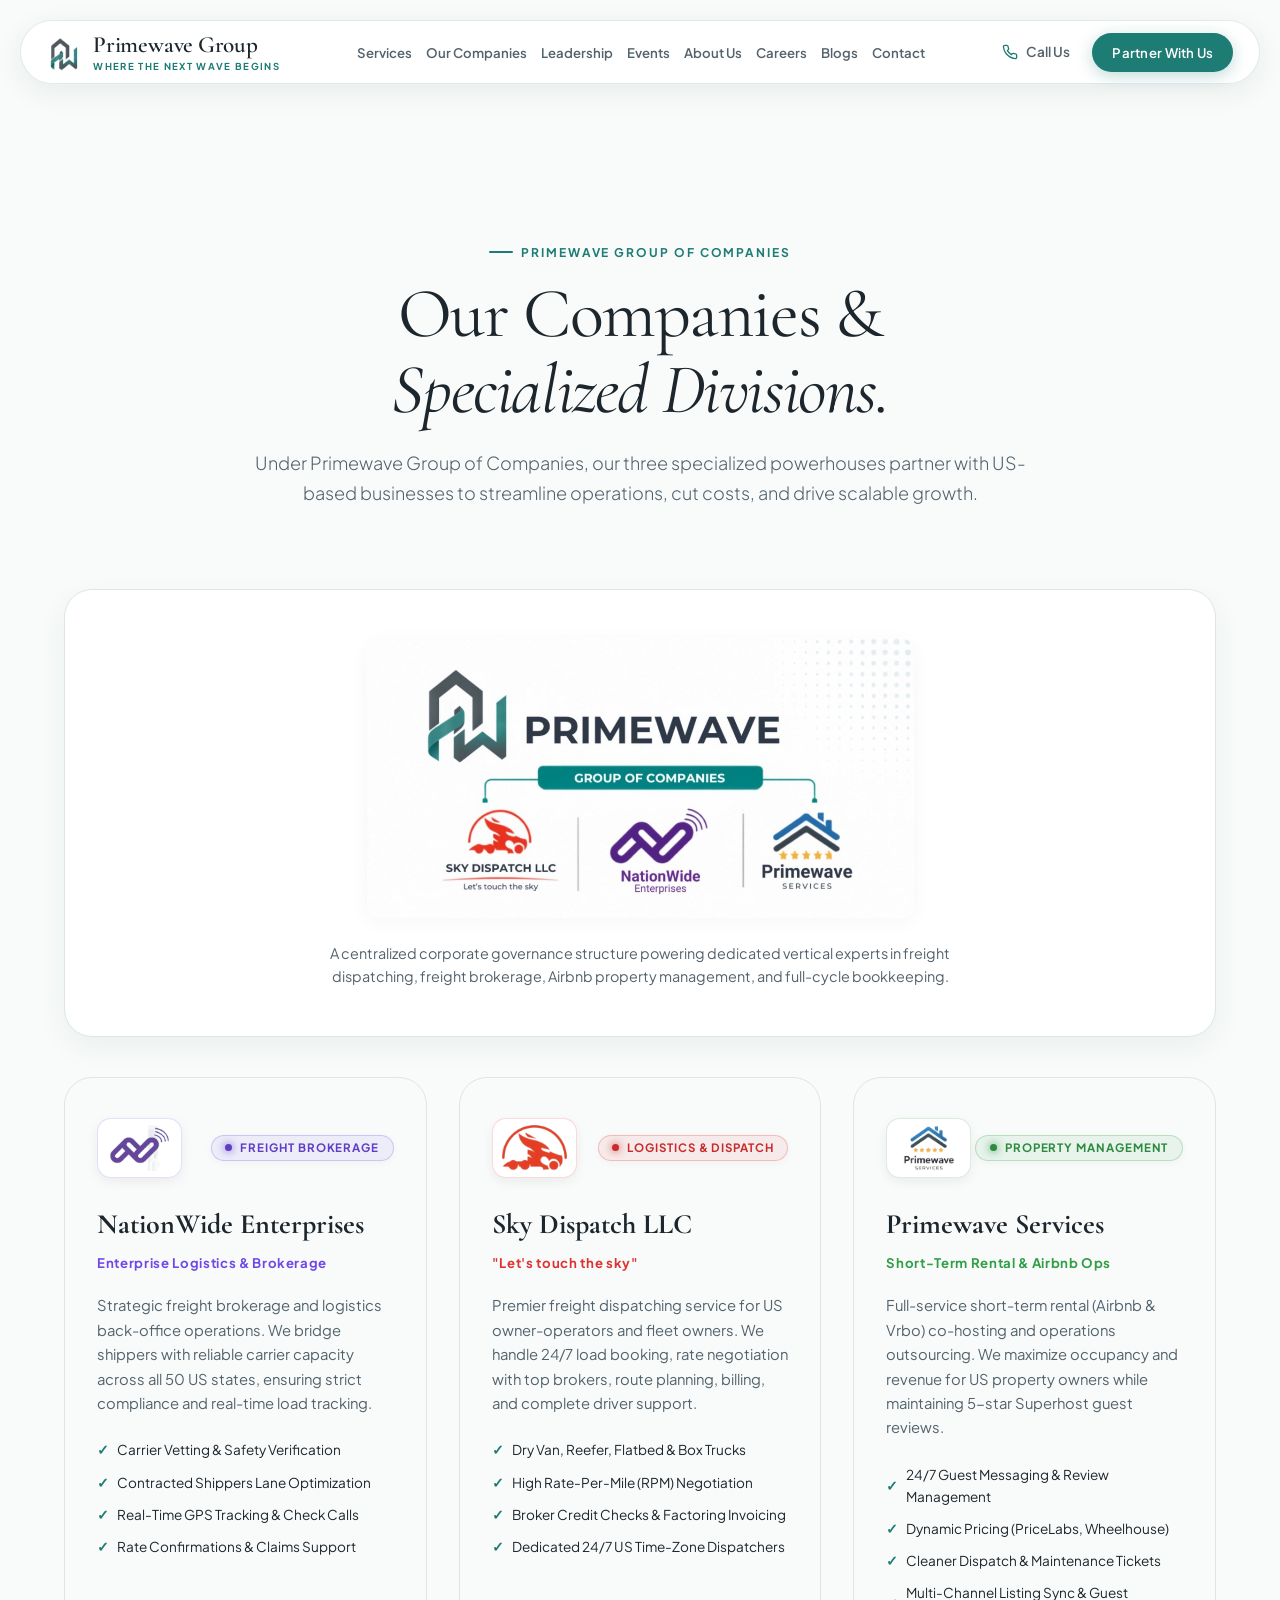
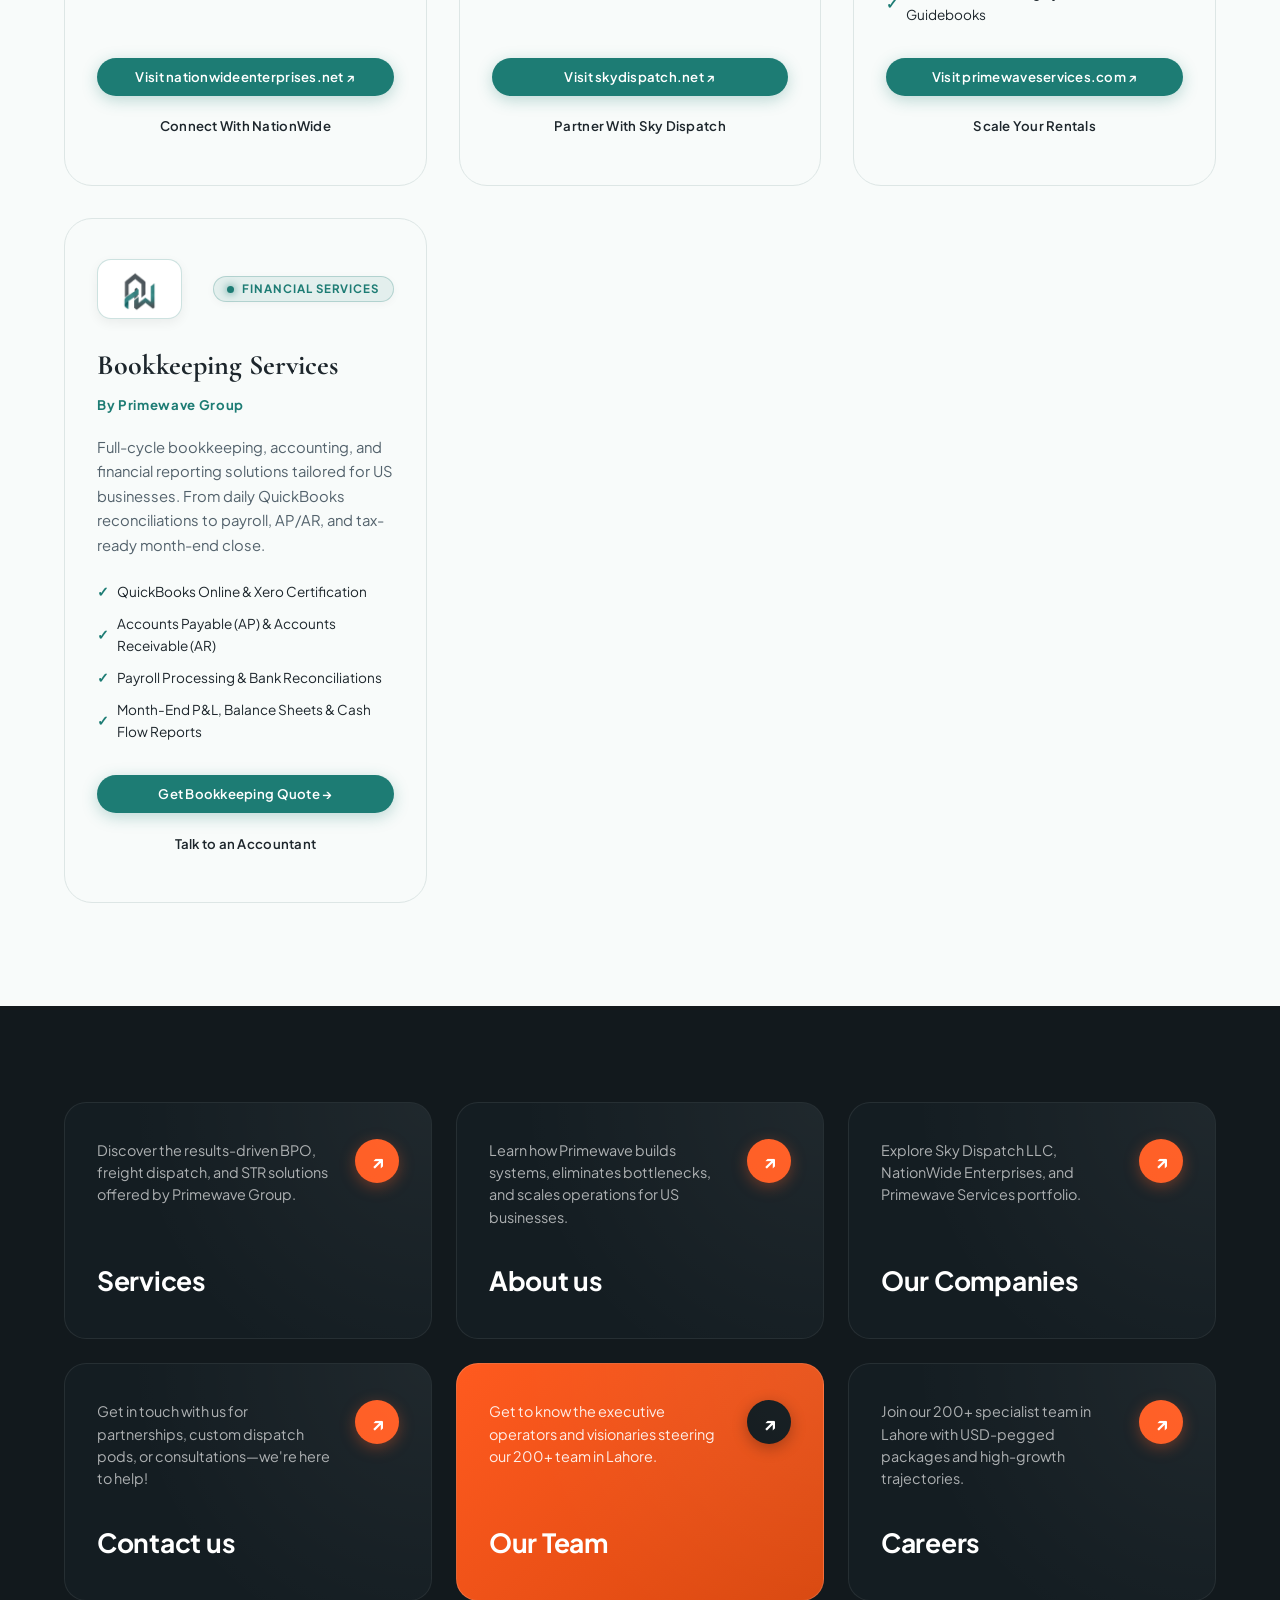
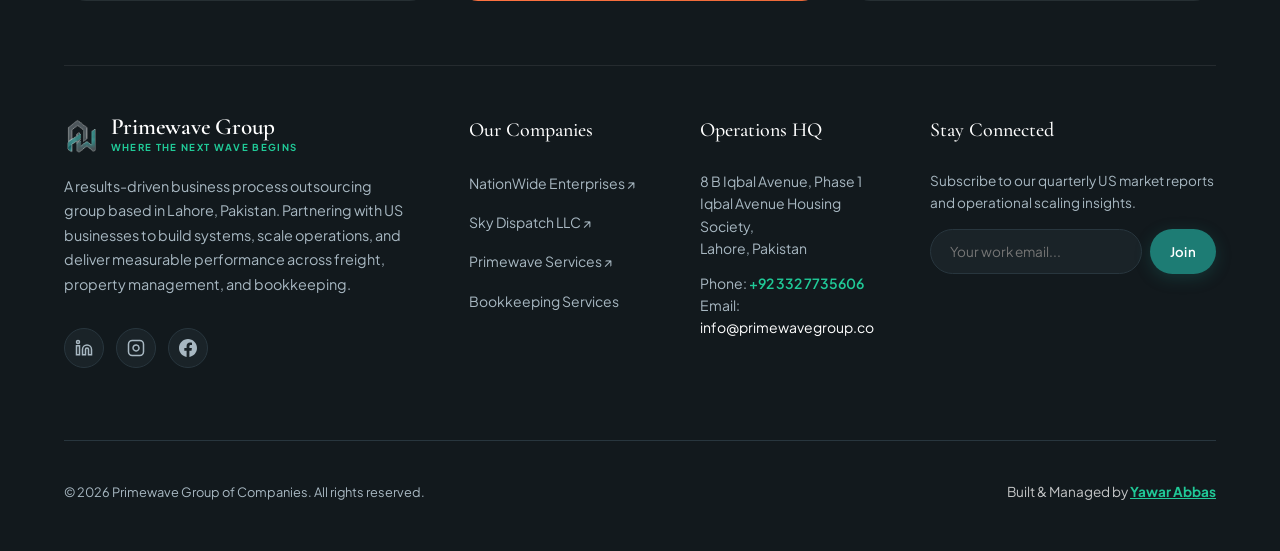
<file: companies.html>
<!DOCTYPE html>
<html lang="en">
<head>
  <meta charset="UTF-8">
  <meta name="viewport" content="width=device-width, initial-scale=1.0">
    <title>Our Companies — Sky Dispatch LLC, NationWide Enterprises & Primewave Services</title>
  <meta name="description" content="Meet the portfolio companies powering Primewave Group: Sky Dispatch LLC (US Freight Dispatch), NationWide Enterprises (Brokerage), and Primewave Services (STR & Bookkeeping).">
  <link rel="canonical" href="https://primewave-group.vercel.app/companies">
  <meta name="robots" content="index, follow, max-image-preview:large, max-snippet:-1, max-video-preview:-1">
  <meta name="keywords" content="Primewave Group, BPO Pakistan, US Freight Dispatch, Freight Brokerage, Sky Dispatch LLC, NationWide Enterprises, Airbnb Co-Hosting, Bookkeeping Services, Lahore BPO Outsourcing">
  <meta name="author" content="Primewave Group of Companies">
  <meta name="theme-color" content="#0D161A">

  <!-- Open Graph / Facebook -->
  <meta property="og:type" content="website">
  <meta property="og:locale" content="en_US">
  <meta property="og:site_name" content="Primewave Group of Companies">
  <meta property="og:title" content="Our Companies — Sky Dispatch LLC, NationWide Enterprises & Primewave Services">
  <meta property="og:description" content="Meet the portfolio companies powering Primewave Group: Sky Dispatch LLC (US Freight Dispatch), NationWide Enterprises (Brokerage), and Primewave Services (STR & Bookkeeping).">
  <meta property="og:url" content="https://primewave-group.vercel.app/companies">
  <meta property="og:image" content="https://primewave-group.vercel.app/assets/companies-diagram.jpg">
  <meta property="og:image:width" content="1200">
  <meta property="og:image:height" content="630">
  <meta property="og:image:alt" content="Our Companies — Sky Dispatch LLC, NationWide Enterprises & Primewave Services">

  <!-- Twitter Card -->
  <meta name="twitter:card" content="summary_large_image">
  <meta name="twitter:title" content="Our Companies — Sky Dispatch LLC, NationWide Enterprises & Primewave Services">
  <meta name="twitter:description" content="Meet the portfolio companies powering Primewave Group: Sky Dispatch LLC (US Freight Dispatch), NationWide Enterprises (Brokerage), and Primewave Services (STR & Bookkeeping).">
  <meta name="twitter:image" content="https://primewave-group.vercel.app/assets/companies-diagram.jpg">

  <!-- Structured Data: BreadcrumbList (JSON-LD) -->
  <script type="application/ld+json">
  {
    "@context": "https://schema.org",
    "@type": "BreadcrumbList",
    "itemListElement": [
      {
        "@type": "ListItem",
        "position": 1,
        "name": "Home",
        "item": "https://primewave-group.vercel.app/"
      },
      {
        "@type": "ListItem",
        "position": 2,
        "name": "Our Companies",
        "item": "https://primewave-group.vercel.app/companies"
      }
    ]
  }
  </script>
  <link rel="icon" type="image/png" href="assets/favicon.png">
  <link rel="apple-touch-icon" href="assets/favicon.png">
  <link rel="preconnect" href="https://fonts.googleapis.com">
  <link rel="preconnect" href="https://fonts.gstatic.com" crossorigin>
  <link href="https://fonts.googleapis.com/css2?family=Cormorant+Garamond:ital,wght@0,400;0,600;0,700;1,400&family=Plus+Jakarta+Sans:wght@300;400;500;600;700;800&display=swap" rel="stylesheet">
  <link rel="stylesheet" href="css/style.css">
</head>
<body>

  <!-- Floating Navigation -->
  <header class="site-header">
    <div class="nav-container">
      <a href="/" class="brand-logo" aria-label="Primewave Group Home">
        <img src="assets/logo.png" alt="Primewave Group Logo" class="brand-logo-img">
        <div class="brand-logo-text">
          <span class="brand-name">Primewave Group</span>
          <span class="brand-tagline">Where The Next Wave Begins</span>
        </div>
      </a>

      <nav aria-label="Main Navigation">
        <ul class="nav-menu">
          <li><a href="/services" class="nav-link">Services</a></li>
          <li><a href="/companies" class="nav-link active">Our Companies</a></li>
          <li><a href="/leadership" class="nav-link">Leadership</a></li>
          <li><a href="/events" class="nav-link">Events</a></li>
          <li><a href="/about" class="nav-link">About Us</a></li>
          <li><a href="/careers" class="nav-link">Careers</a></li>
          <li><a href="/blogs" class="nav-link">Blogs</a></li>
          <li><a href="/contact" class="nav-link">Contact</a></li>
        </ul>
      </nav>

      <div class="nav-actions">
        <a href="tel:+923327735606" class="nav-phone" aria-label="Call Primewave Group">
          <svg width="16" height="16" viewBox="0 0 24 24" fill="none" stroke="currentColor" stroke-width="2"><path d="M22 16.92v3a2 2 0 0 1-2.18 2 19.79 19.79 0 0 1-8.63-3.07 19.5 19.5 0 0 1-6-6 19.79 19.79 0 0 1-3.07-8.67A2 2 0 0 1 4.11 2h3a2 2 0 0 1 2 1.72 12.84 12.84 0 0 0 .7 2.81 2 2 0 0 1-.45 2.11L8.09 9.91a16 16 0 0 0 6 6l1.27-1.27a2 2 0 0 1 2.11-.45 12.84 12.84 0 0 0 2.81.7A2 2 0 0 1 22 16.92z"/></svg>
          <span>Call Us</span>
        </a>
        <a href="/contact" class="btn btn-primary btn-sm">Partner With Us</a>
        <button type="button" class="nav-toggle" aria-label="Open mobile menu">
          <span></span><span></span><span></span>
        </button>
      </div>
    </div>
  </header>

  <!-- Mobile Drawer Menu -->
  <div class="mobile-drawer" aria-hidden="true">
    <div class="mobile-drawer-content">
      <div style="display: flex; align-items: center; gap: 0.75rem; margin-bottom: 2rem;">
        <img src="assets/logo.png" alt="Primewave Group Logo" style="height: 34px;">
        <div class="brand-logo-text">
          <span class="brand-name" style="font-size: 1.25rem;">Primewave Group</span>
          <span class="brand-tagline">Where The Next Wave Begins</span>
        </div>
      </div>
      <ul class="mobile-nav-links">
        <li><a href="/services" class="mobile-nav-link">Services</a></li>
        <li><a href="/companies" class="mobile-nav-link">Our Companies</a></li>
        <li><a href="/leadership" class="mobile-nav-link">Leadership</a></li>
        <li><a href="/events" class="mobile-nav-link">Events</a></li>
        <li><a href="/about" class="mobile-nav-link">About Us</a></li>
        <li><a href="/careers" class="mobile-nav-link">Careers</a></li>
        <li><a href="/blogs" class="mobile-nav-link">Blogs</a></li>
        <li><a href="/contact" class="mobile-nav-link">Contact</a></li>
      </ul>
      <div style="margin-top: 2rem;">
        <a href="/contact" class="btn btn-primary" style="width: 100%; text-align: center;">Partner With Us</a>
      </div>
    </div>
  </div>

  <main style="padding-top: calc(var(--header-height) + 3rem);">
    <!-- Page Hero Banner -->
    <section class="section" style="padding-bottom: 2rem;">
      <div class="container" style="text-align: center; max-width: 820px;">
        <span class="section-kicker">PRIMEWAVE GROUP OF COMPANIES</span>
        <h1 class="heading-xl" style="margin-bottom: 1.25rem;">
          Our Companies &amp;<br><em>Specialized Divisions.</em>
        </h1>
        <p class="text-lead">
          Under Primewave Group of Companies, our three specialized powerhouses partner with US-based businesses to streamline operations, cut costs, and drive scalable growth.
        </p>
      </div>
    </section>

    <!-- Architecture Diagram Preview Card -->
    <section class="section" style="padding-top: 0;">
      <div class="container">
        <div class="companies-diagram-card">
          <img src="assets/companies-diagram.jpg" alt="Primewave Group of Companies Ecosystem Structure" style="max-height: 280px; width: auto; margin-inline: auto; border-radius: var(--radius-md); box-shadow: var(--shadow-subtle);">
          <p style="font-size: 0.9rem; color: var(--color-text-muted); margin-top: 1.5rem; max-width: 650px; margin-inline: auto;">
            A centralized corporate governance structure powering dedicated vertical experts in freight dispatching, freight brokerage, Airbnb property management, and full-cycle bookkeeping.
          </p>
        </div>

        <!-- Detailed Company Profiles Grid -->
        <div class="companies-cards-grid" style="grid-template-columns: repeat(auto-fit, minmax(320px, 1fr));">
          <!-- Company 1: NationWide Enterprises -->
          <div class="company-profile-card" id="nationwide">
            <div style="display: flex; align-items: center; justify-content: space-between; margin-bottom: 1.5rem;">
              <div style="height: 60px; width: 85px; display: flex; align-items: center; justify-content: center; background: #FFFFFF; border-radius: var(--radius-md); padding: 6px; box-shadow: 0 4px 12px rgba(0,0,0,0.06); border: 1px solid rgba(112, 72, 232, 0.18);">
                <img src="assets/logos/logo-nationwide.png" alt="NationWide Enterprises Logo" style="max-height: 100%; max-width: 100%; object-fit: contain;">
              </div>
              <span class="tag-badge tag-nationwide"><span class="badge-dot"></span> Freight Brokerage</span>
            </div>
            <h3 style="font-family: var(--font-serif); font-size: 1.75rem; margin-bottom: 0.35rem; color: var(--color-text-main);">NationWide Enterprises</h3>
            <p style="font-size: 0.825rem; font-weight: 700; color: #7048E8; letter-spacing: 0.05em; margin-bottom: 1.25rem;">Enterprise Logistics &amp; Brokerage</p>
            <p style="font-size: 0.925rem; color: var(--color-text-muted); line-height: 1.65; margin-bottom: 1.5rem;">
              Strategic freight brokerage and logistics back-office operations. We bridge shippers with reliable carrier capacity across all 50 US states, ensuring strict compliance and real-time load tracking.
            </p>
            <ul style="list-style: none; display: flex; flex-direction: column; gap: 0.65rem; margin-bottom: 2rem; font-size: 0.85rem; color: var(--color-text-main);">
              <li style="display: flex; align-items: center; gap: 0.5rem;"><span style="color: var(--color-accent); font-weight: 700;">✓</span> Carrier Vetting &amp; Safety Verification</li>
              <li style="display: flex; align-items: center; gap: 0.5rem;"><span style="color: var(--color-accent); font-weight: 700;">✓</span> Contracted Shippers Lane Optimization</li>
              <li style="display: flex; align-items: center; gap: 0.5rem;"><span style="color: var(--color-accent); font-weight: 700;">✓</span> Real-Time GPS Tracking &amp; Check Calls</li>
              <li style="display: flex; align-items: center; gap: 0.5rem;"><span style="color: var(--color-accent); font-weight: 700;">✓</span> Rate Confirmations &amp; Claims Support</li>
            </ul>
            <div style="margin-top: auto; display: flex; flex-direction: column; gap: 0.65rem;">
              <a href="https://nationwideenterprises.net" target="_blank" rel="noopener noreferrer" class="btn btn-primary btn-sm" style="width: 100%; text-align: center;">
                Visit nationwideenterprises.net ↗
              </a>
              <a href="/contact" class="btn btn-outline btn-sm" style="width: 100%; text-align: center;">Connect With NationWide</a>
            </div>
          </div>

          <!-- Company 2: Sky Dispatch LLC -->
          <div class="company-profile-card" id="skydispatch">
            <div style="display: flex; align-items: center; justify-content: space-between; margin-bottom: 1.5rem;">
              <div style="height: 60px; width: 85px; display: flex; align-items: center; justify-content: center; background: #FFFFFF; border-radius: var(--radius-md); padding: 6px; box-shadow: 0 4px 12px rgba(0,0,0,0.06); border: 1px solid rgba(224, 49, 49, 0.18);">
                <img src="assets/logos/logo-skydispatch.png" alt="Sky Dispatch LLC Logo" style="max-height: 100%; max-width: 100%; object-fit: contain;">
              </div>
              <span class="tag-badge tag-sky"><span class="badge-dot"></span> Logistics &amp; Dispatch</span>
            </div>
            <h3 style="font-family: var(--font-serif); font-size: 1.75rem; margin-bottom: 0.35rem; color: var(--color-text-main);">Sky Dispatch LLC</h3>
            <p style="font-size: 0.825rem; font-weight: 700; color: #E03131; letter-spacing: 0.05em; margin-bottom: 1.25rem;">"Let's touch the sky"</p>
            <p style="font-size: 0.925rem; color: var(--color-text-muted); line-height: 1.65; margin-bottom: 1.5rem;">
              Premier freight dispatching service for US owner-operators and fleet owners. We handle 24/7 load booking, rate negotiation with top brokers, route planning, billing, and complete driver support.
            </p>
            <ul style="list-style: none; display: flex; flex-direction: column; gap: 0.65rem; margin-bottom: 2rem; font-size: 0.85rem; color: var(--color-text-main);">
              <li style="display: flex; align-items: center; gap: 0.5rem;"><span style="color: var(--color-accent); font-weight: 700;">✓</span> Dry Van, Reefer, Flatbed &amp; Box Trucks</li>
              <li style="display: flex; align-items: center; gap: 0.5rem;"><span style="color: var(--color-accent); font-weight: 700;">✓</span> High Rate-Per-Mile (RPM) Negotiation</li>
              <li style="display: flex; align-items: center; gap: 0.5rem;"><span style="color: var(--color-accent); font-weight: 700;">✓</span> Broker Credit Checks &amp; Factoring Invoicing</li>
              <li style="display: flex; align-items: center; gap: 0.5rem;"><span style="color: var(--color-accent); font-weight: 700;">✓</span> Dedicated 24/7 US Time-Zone Dispatchers</li>
            </ul>
            <div style="margin-top: auto; display: flex; flex-direction: column; gap: 0.65rem;">
              <a href="https://skydispatch.net" target="_blank" rel="noopener noreferrer" class="btn btn-primary btn-sm" style="width: 100%; text-align: center;">
                Visit skydispatch.net ↗
              </a>
              <a href="/contact" class="btn btn-outline btn-sm" style="width: 100%; text-align: center;">Partner With Sky Dispatch</a>
            </div>
          </div>

          <!-- Company 3: Primewave Services -->
          <div class="company-profile-card" id="primewaveservices">
            <div style="display: flex; align-items: center; justify-content: space-between; margin-bottom: 1.5rem;">
              <div style="height: 60px; width: 85px; display: flex; align-items: center; justify-content: center; background: #FFFFFF; border-radius: var(--radius-md); padding: 6px; box-shadow: 0 4px 12px rgba(0,0,0,0.06); border: 1px solid rgba(47, 158, 68, 0.18);">
                <img src="assets/logos/logo-primewaveservices.png" alt="Primewave Services Logo" style="max-height: 100%; max-width: 100%; object-fit: contain;">
              </div>
              <span class="tag-badge tag-services"><span class="badge-dot"></span> Property Management</span>
            </div>
            <h3 style="font-family: var(--font-serif); font-size: 1.75rem; margin-bottom: 0.35rem; color: var(--color-text-main);">Primewave Services</h3>
            <p style="font-size: 0.825rem; font-weight: 700; color: #2F9E44; letter-spacing: 0.05em; margin-bottom: 1.25rem;">Short-Term Rental &amp; Airbnb Ops</p>
            <p style="font-size: 0.925rem; color: var(--color-text-muted); line-height: 1.65; margin-bottom: 1.5rem;">
              Full-service short-term rental (Airbnb &amp; Vrbo) co-hosting and operations outsourcing. We maximize occupancy and revenue for US property owners while maintaining 5-star Superhost guest reviews.
            </p>
            <ul style="list-style: none; display: flex; flex-direction: column; gap: 0.65rem; margin-bottom: 2rem; font-size: 0.85rem; color: var(--color-text-main);">
              <li style="display: flex; align-items: center; gap: 0.5rem;"><span style="color: var(--color-accent); font-weight: 700;">✓</span> 24/7 Guest Messaging &amp; Review Management</li>
              <li style="display: flex; align-items: center; gap: 0.5rem;"><span style="color: var(--color-accent); font-weight: 700;">✓</span> Dynamic Pricing (PriceLabs, Wheelhouse)</li>
              <li style="display: flex; align-items: center; gap: 0.5rem;"><span style="color: var(--color-accent); font-weight: 700;">✓</span> Cleaner Dispatch &amp; Maintenance Tickets</li>
              <li style="display: flex; align-items: center; gap: 0.5rem;"><span style="color: var(--color-accent); font-weight: 700;">✓</span> Multi-Channel Listing Sync &amp; Guest Guidebooks</li>
            </ul>
            <div style="margin-top: auto; display: flex; flex-direction: column; gap: 0.65rem;">
              <a href="https://primewaveservices.com" target="_blank" rel="noopener noreferrer" class="btn btn-primary btn-sm" style="width: 100%; text-align: center;">
                Visit primewaveservices.com ↗
              </a>
              <a href="/contact" class="btn btn-outline btn-sm" style="width: 100%; text-align: center;">Scale Your Rentals</a>
            </div>
          </div>

          <!-- Division 4: Bookkeeping Services by Primewave Group -->
          <div class="company-profile-card" id="bookkeeping">
            <div style="display: flex; align-items: center; justify-content: space-between; margin-bottom: 1.5rem;">
              <div style="height: 60px; width: 85px; display: flex; align-items: center; justify-content: center; background: #FFFFFF; border-radius: var(--radius-md); padding: 6px; box-shadow: 0 4px 12px rgba(0,0,0,0.06); border: 1px solid rgba(29, 124, 116, 0.22);">
                <img src="assets/logo.png" alt="Primewave Group Logo" style="max-height: 100%; max-width: 100%; object-fit: contain;">
              </div>
              <span class="tag-badge tag-primewave"><span class="badge-dot"></span> Financial Services</span>
            </div>
            <h3 style="font-family: var(--font-serif); font-size: 1.75rem; margin-bottom: 0.35rem; color: var(--color-text-main);">Bookkeeping Services</h3>
            <p style="font-size: 0.825rem; font-weight: 700; color: var(--color-accent); letter-spacing: 0.05em; margin-bottom: 1.25rem;">By Primewave Group</p>
            <p style="font-size: 0.925rem; color: var(--color-text-muted); line-height: 1.65; margin-bottom: 1.5rem;">
              Full-cycle bookkeeping, accounting, and financial reporting solutions tailored for US businesses. From daily QuickBooks reconciliations to payroll, AP/AR, and tax-ready month-end close.
            </p>
            <ul style="list-style: none; display: flex; flex-direction: column; gap: 0.65rem; margin-bottom: 2rem; font-size: 0.85rem; color: var(--color-text-main);">
              <li style="display: flex; align-items: center; gap: 0.5rem;"><span style="color: var(--color-accent); font-weight: 700;">✓</span> QuickBooks Online &amp; Xero Certification</li>
              <li style="display: flex; align-items: center; gap: 0.5rem;"><span style="color: var(--color-accent); font-weight: 700;">✓</span> Accounts Payable (AP) &amp; Accounts Receivable (AR)</li>
              <li style="display: flex; align-items: center; gap: 0.5rem;"><span style="color: var(--color-accent); font-weight: 700;">✓</span> Payroll Processing &amp; Bank Reconciliations</li>
              <li style="display: flex; align-items: center; gap: 0.5rem;"><span style="color: var(--color-accent); font-weight: 700;">✓</span> Month-End P&amp;L, Balance Sheets &amp; Cash Flow Reports</li>
            </ul>
            <div style="margin-top: auto; display: flex; flex-direction: column; gap: 0.65rem;">
              <a href="/contact" class="btn btn-primary btn-sm" style="width: 100%; text-align: center;">
                Get Bookkeeping Quote →
              </a>
              <a href="/contact" class="btn btn-outline btn-sm" style="width: 100%; text-align: center;">Talk to an Accountant</a>
            </div>
          </div>
        </div>
      </div>
    </section>
  </main>

  <!-- Site Footer -->
  <footer class="site-footer">
    <div class="container">
      <!-- Bento Grid Navigation (As requested in media_1792597929660_423ae462.png) -->
      <div class="bento-nav-section">
        <div class="bento-nav-grid">
          <!-- Card 1: Services -->
          <a href="/services" class="bento-nav-card">
            <div class="bento-nav-card-top">
              <p class="bento-nav-desc">Discover the results-driven BPO, freight dispatch, and STR solutions offered by Primewave Group.</p>
              <div class="bento-nav-arrow">↗</div>
            </div>
            <h3 class="bento-nav-title">Services</h3>
          </a>

          <!-- Card 2: About us -->
          <a href="/about" class="bento-nav-card">
            <div class="bento-nav-card-top">
              <p class="bento-nav-desc">Learn how Primewave builds systems, eliminates bottlenecks, and scales operations for US businesses.</p>
              <div class="bento-nav-arrow">↗</div>
            </div>
            <h3 class="bento-nav-title">About us</h3>
          </a>

          <!-- Card 3: Our Companies -->
          <a href="/companies" class="bento-nav-card">
            <div class="bento-nav-card-top">
              <p class="bento-nav-desc">Explore Sky Dispatch LLC, NationWide Enterprises, and Primewave Services portfolio.</p>
              <div class="bento-nav-arrow">↗</div>
            </div>
            <h3 class="bento-nav-title">Our Companies</h3>
          </a>

          <!-- Card 4: Contact us -->
          <a href="/contact" class="bento-nav-card">
            <div class="bento-nav-card-top">
              <p class="bento-nav-desc">Get in touch with us for partnerships, custom dispatch pods, or consultations—we're here to help!</p>
              <div class="bento-nav-arrow">↗</div>
            </div>
            <h3 class="bento-nav-title">Contact us</h3>
          </a>

          <!-- Card 5: Leadership (Highlighted Card) -->
          <a href="/leadership" class="bento-nav-card bento-nav-card-accent">
            <div class="bento-nav-card-top">
              <p class="bento-nav-desc">Get to know the executive operators and visionaries steering our 200+ team in Lahore.</p>
              <div class="bento-nav-arrow">↗</div>
            </div>
            <h3 class="bento-nav-title">Our Team</h3>
          </a>

          <!-- Card 6: Careers -->
          <a href="/careers" class="bento-nav-card">
            <div class="bento-nav-card-top">
              <p class="bento-nav-desc">Join our 200+ specialist team in Lahore with USD-pegged packages and high-growth trajectories.</p>
              <div class="bento-nav-arrow">↗</div>
            </div>
            <h3 class="bento-nav-title">Careers</h3>
          </a>
        </div>
      </div>

      <!-- Footer Brand & Details Row (4 Columns) -->
      <div class="footer-top-grid" style="border-top: 1px solid rgba(255,255,255,0.08); padding-top: 3rem;">
        <!-- Col 1: Brand & Bio -->
        <div class="footer-brand-col">
          <a href="/" class="brand-logo">
            <img src="assets/logo.png" alt="Primewave Group Logo" class="brand-logo-img">
            <div class="brand-logo-text">
              <span class="brand-name" style="color: #FFFFFF;">Primewave Group</span>
              <span class="brand-tagline">Where The Next Wave Begins</span>
            </div>
          </a>
          <p class="footer-brand-desc">
            A results-driven business process outsourcing group based in Lahore, Pakistan. Partnering with US businesses to build systems, scale operations, and deliver measurable performance across freight, property management, and bookkeeping.
          </p>
          <div class="social-links-row">
            <a href="https://www.linkedin.com/company/primewave-group/" target="_blank" rel="noopener noreferrer" class="social-btn" aria-label="LinkedIn">
              <svg width="18" height="18" viewBox="0 0 24 24" fill="none" stroke="currentColor" stroke-width="2"><path d="M16 8a6 6 0 0 1 6 6v7h-4v-7a2 2 0 0 0-2-2 2 2 0 0 0-2 2v7h-4v-7a6 6 0 0 1 6-6z"/><rect width="4" height="12" x="2" y="9"/><circle cx="4" cy="4" r="2"/></svg>
            </a>
            <a href="https://instagram.com/primewave.group" target="_blank" rel="noopener noreferrer" class="social-btn" aria-label="Instagram">
              <svg width="18" height="18" viewBox="0 0 24 24" fill="none" stroke="currentColor" stroke-width="2"><rect width="20" height="20" x="2" y="2" rx="5" ry="5"/><path d="M16 11.37A4 4 0 1 1 12.63 8 4 4 0 0 1 16 11.37z"/><line x1="17.5" x2="17.51" y1="6.5" y2="6.5"/></svg>
            </a>
            <a href="https://facebook.com/people/Primewave-Group-of-Companies/61590947390403/?_rdc=1&_rdr#" target="_blank" rel="noopener noreferrer" class="social-btn" aria-label="Facebook">
              <svg width="18" height="18" viewBox="0 0 24 24" fill="currentColor"><path d="M24 12.073c0-6.627-5.373-12-12-12s-12 5.373-12 12c0 5.99 4.388 10.954 10.125 11.854v-8.385H7.078v-3.47h3.047V9.43c0-3.007 1.792-4.669 4.533-4.669 1.312 0 2.686.235 2.686.235v2.953H15.83c-1.491 0-1.956.925-1.956 1.874v2.25h3.328l-.532 3.47h-2.796v8.385C19.612 23.027 24 18.062 24 12.073z"/></svg>
            </a>
          </div>
        </div>

        <!-- Col 2: Companies -->
        <div>
          <h4 class="footer-col-title">Our Companies</h4>
          <ul class="footer-links-list">
            <li><a href="https://nationwideenterprises.net" target="_blank" rel="noopener noreferrer" class="footer-link">NationWide Enterprises ↗</a></li>
            <li><a href="https://skydispatch.net" target="_blank" rel="noopener noreferrer" class="footer-link">Sky Dispatch LLC ↗</a></li>
            <li><a href="https://primewaveservices.com" target="_blank" rel="noopener noreferrer" class="footer-link">Primewave Services ↗</a></li>
            <li><a href="/services#bookkeeping" class="footer-link">Bookkeeping Services</a></li>
          </ul>
        </div>

        <!-- Col 3: Operations HQ -->
        <div>
          <h4 class="footer-col-title">Operations HQ</h4>
          <p style="font-size: 0.875rem; color: var(--color-text-inverse-muted); line-height: 1.6; margin-bottom: 0.75rem;">
            8 B Iqbal Avenue, Phase 1 Iqbal Avenue Housing Society,<br>Lahore, Pakistan
          </p>
          <p style="font-size: 0.875rem; color: var(--color-text-inverse-muted); line-height: 1.6;">
            Phone: <a href="tel:+923327735606" style="color: #20C997; font-weight: 600;">+92 332 7735606</a><br>
            Email: <a href="mailto:info@primewavegroup.co" style="color: #FFFFFF;">info@primewavegroup.co</a>
          </p>
        </div>

        <!-- Col 4: Newsletter -->
        <div>
          <h4 class="footer-col-title">Stay Connected</h4>
          <p style="font-size: 0.85rem; color: var(--color-text-inverse-muted); margin-bottom: 0.75rem;">
            Subscribe to our quarterly US market reports and operational scaling insights.
          </p>
          <form class="newsletter-form" onsubmit="alert('Thank you for subscribing to Primewave Group!'); return false;">
            <input type="email" class="newsletter-input" placeholder="Your work email..." required>
            <button type="submit" class="btn btn-primary btn-sm">Join</button>
          </form>
        </div>
      </div>

      <div class="footer-bottom-bar">
        <div>© 2026 Primewave Group of Companies. All rights reserved.</div>
        <div class="footer-credit" style="color: rgba(255,255,255,0.75); font-size: 0.85rem;">
          Built &amp; Managed by <a href="https://yawarabbass.vercel.app" target="_blank" rel="noopener noreferrer" style="color: #20C997; font-weight: 700; text-decoration: underline;">Yawar Abbas</a>
        </div>
      </div>
    </div>
  </footer>

  <script src="js/main.js"></script>
</body>
</html>
</file>
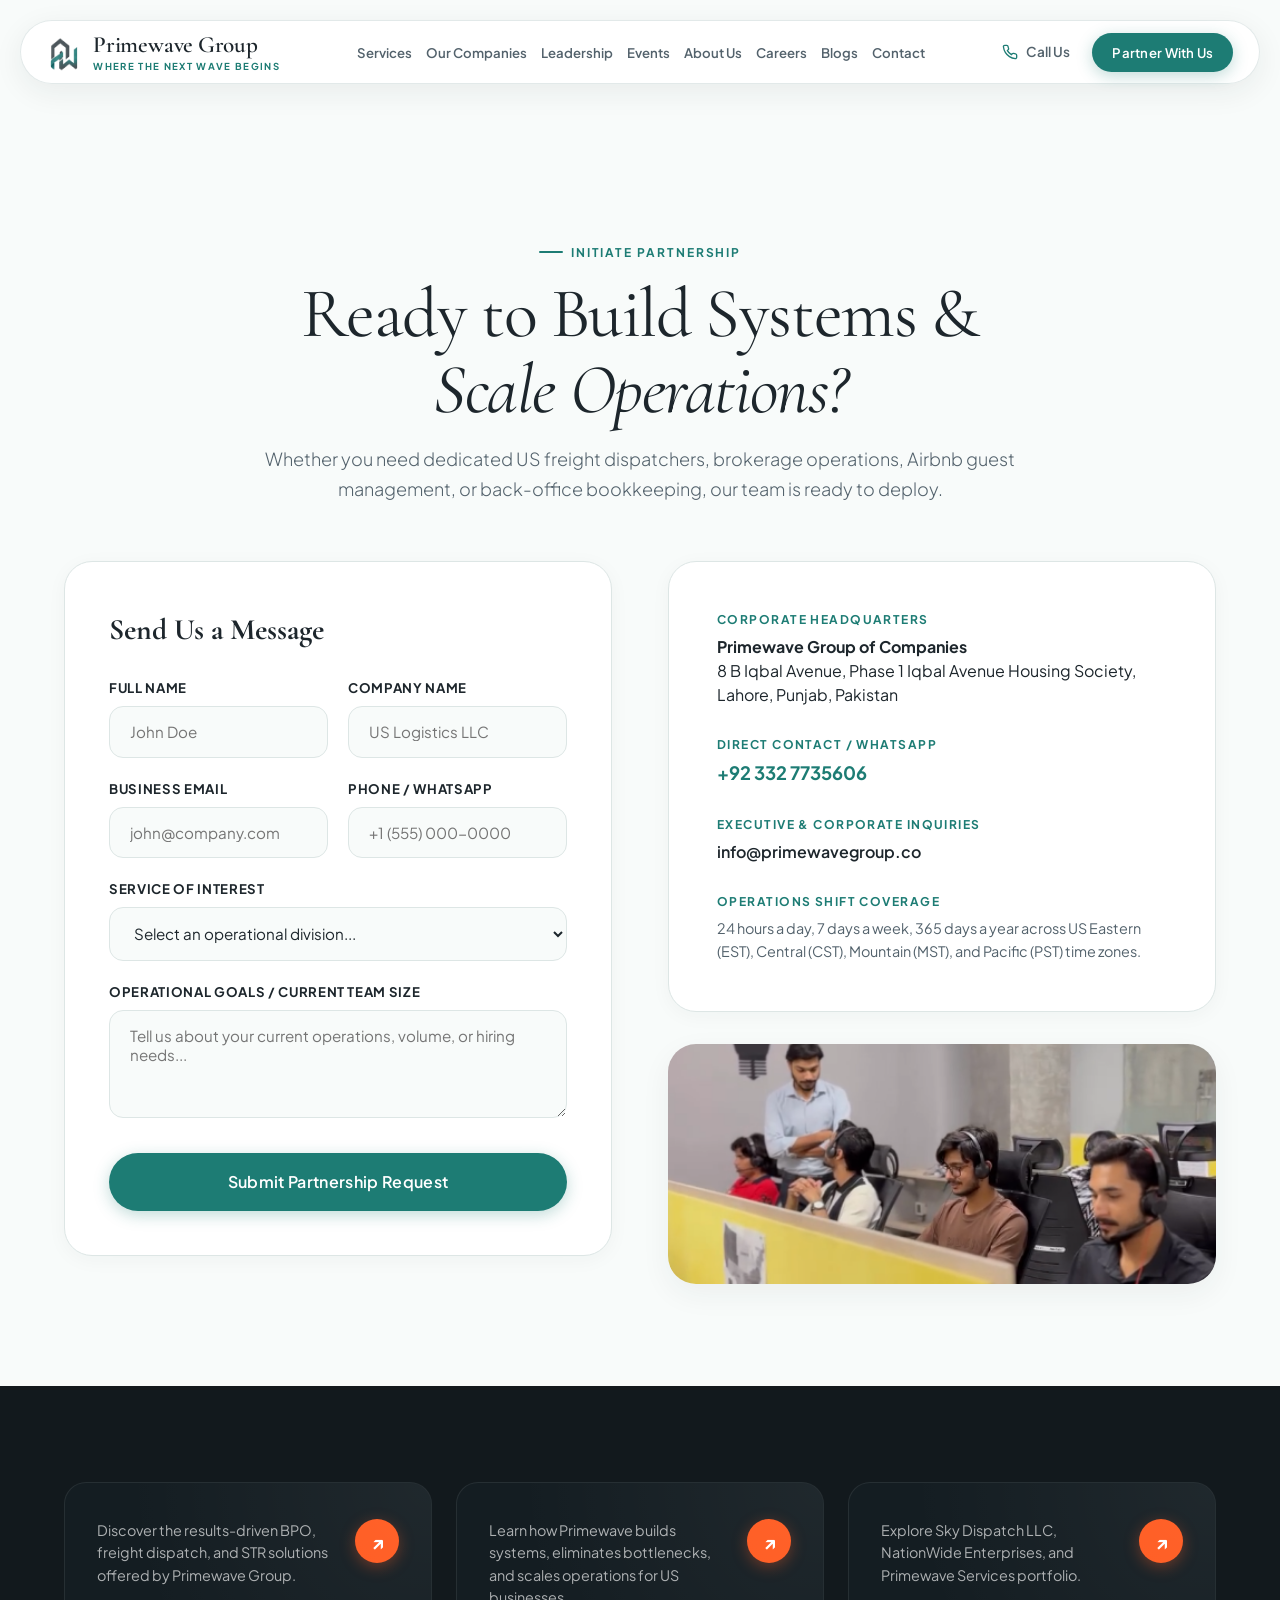
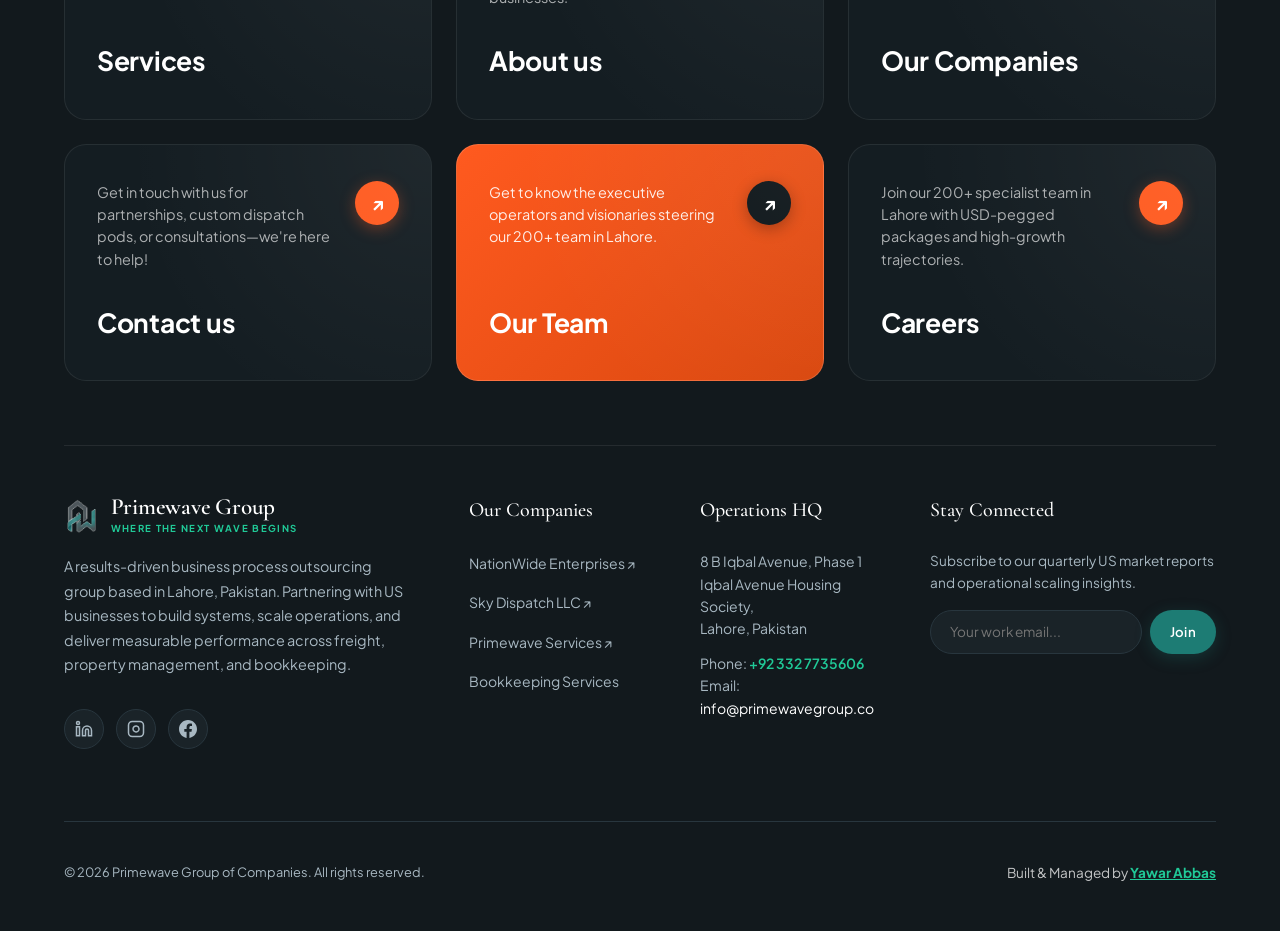
<file: contact.html>
<!DOCTYPE html>
<html lang="en">
<head>
  <meta charset="UTF-8">
  <meta name="viewport" content="width=device-width, initial-scale=1.0">
    <title>Contact Primewave Group — Partner With Us in Lahore, Pakistan</title>
  <meta name="description" content="Connect with Primewave Group for enterprise BPO partnerships, dedicated dispatch pods, co-hosting solutions, or corporate inquiries. Phone: +92 332 7735606.">
  <link rel="canonical" href="https://primewave-group.vercel.app/contact">
  <meta name="robots" content="index, follow, max-image-preview:large, max-snippet:-1, max-video-preview:-1">
  <meta name="keywords" content="Primewave Group, BPO Pakistan, US Freight Dispatch, Freight Brokerage, Sky Dispatch LLC, NationWide Enterprises, Airbnb Co-Hosting, Bookkeeping Services, Lahore BPO Outsourcing">
  <meta name="author" content="Primewave Group of Companies">
  <meta name="theme-color" content="#0D161A">

  <!-- Open Graph / Facebook -->
  <meta property="og:type" content="website">
  <meta property="og:locale" content="en_US">
  <meta property="og:site_name" content="Primewave Group of Companies">
  <meta property="og:title" content="Contact Primewave Group — Partner With Us in Lahore, Pakistan">
  <meta property="og:description" content="Connect with Primewave Group for enterprise BPO partnerships, dedicated dispatch pods, co-hosting solutions, or corporate inquiries. Phone: +92 332 7735606.">
  <meta property="og:url" content="https://primewave-group.vercel.app/contact">
  <meta property="og:image" content="https://primewave-group.vercel.app/assets/companies-diagram.jpg">
  <meta property="og:image:width" content="1200">
  <meta property="og:image:height" content="630">
  <meta property="og:image:alt" content="Contact Primewave Group — Partner With Us in Lahore, Pakistan">

  <!-- Twitter Card -->
  <meta name="twitter:card" content="summary_large_image">
  <meta name="twitter:title" content="Contact Primewave Group — Partner With Us in Lahore, Pakistan">
  <meta name="twitter:description" content="Connect with Primewave Group for enterprise BPO partnerships, dedicated dispatch pods, co-hosting solutions, or corporate inquiries. Phone: +92 332 7735606.">
  <meta name="twitter:image" content="https://primewave-group.vercel.app/assets/companies-diagram.jpg">

  <!-- Structured Data: BreadcrumbList (JSON-LD) -->
  <script type="application/ld+json">
  {
    "@context": "https://schema.org",
    "@type": "BreadcrumbList",
    "itemListElement": [
      {
        "@type": "ListItem",
        "position": 1,
        "name": "Home",
        "item": "https://primewave-group.vercel.app/"
      },
      {
        "@type": "ListItem",
        "position": 2,
        "name": "Contact",
        "item": "https://primewave-group.vercel.app/contact"
      }
    ]
  }
  </script>
  <link rel="icon" type="image/png" href="assets/favicon.png">
  <link rel="apple-touch-icon" href="assets/favicon.png">
  <link rel="preconnect" href="https://fonts.googleapis.com">
  <link rel="preconnect" href="https://fonts.gstatic.com" crossorigin>
  <link href="https://fonts.googleapis.com/css2?family=Cormorant+Garamond:ital,wght@0,400;0,600;0,700;1,400&family=Plus+Jakarta+Sans:wght@300;400;500;600;700;800&display=swap" rel="stylesheet">
  <link rel="stylesheet" href="css/style.css">
</head>
<body>

  <!-- Floating Navigation -->
  <header class="site-header">
    <div class="nav-container">
      <a href="/" class="brand-logo" aria-label="Primewave Group Home">
        <img src="assets/logo.png" alt="Primewave Group Logo" class="brand-logo-img">
        <div class="brand-logo-text">
          <span class="brand-name">Primewave Group</span>
          <span class="brand-tagline">Where The Next Wave Begins</span>
        </div>
      </a>

      <nav aria-label="Main Navigation">
        <ul class="nav-menu">
          <li><a href="/services" class="nav-link">Services</a></li>
          <li><a href="/companies" class="nav-link">Our Companies</a></li>
          <li><a href="/leadership" class="nav-link">Leadership</a></li>
          <li><a href="/events" class="nav-link">Events</a></li>
          <li><a href="/about" class="nav-link">About Us</a></li>
          <li><a href="/careers" class="nav-link">Careers</a></li>
          <li><a href="/blogs" class="nav-link">Blogs</a></li>
          <li><a href="/contact" class="nav-link active">Contact</a></li>
        </ul>
      </nav>

      <div class="nav-actions">
        <a href="tel:+923327735606" class="nav-phone" aria-label="Call Primewave Group">
          <svg width="16" height="16" viewBox="0 0 24 24" fill="none" stroke="currentColor" stroke-width="2"><path d="M22 16.92v3a2 2 0 0 1-2.18 2 19.79 19.79 0 0 1-8.63-3.07 19.5 19.5 0 0 1-6-6 19.79 19.79 0 0 1-3.07-8.67A2 2 0 0 1 4.11 2h3a2 2 0 0 1 2 1.72 12.84 12.84 0 0 0 .7 2.81 2 2 0 0 1-.45 2.11L8.09 9.91a16 16 0 0 0 6 6l1.27-1.27a2 2 0 0 1 2.11-.45 12.84 12.84 0 0 0 2.81.7A2 2 0 0 1 22 16.92z"/></svg>
          <span>Call Us</span>
        </a>
        <a href="/contact" class="btn btn-primary btn-sm">Partner With Us</a>
        <button type="button" class="nav-toggle" aria-label="Open mobile menu">
          <span></span><span></span><span></span>
        </button>
      </div>
    </div>
  </header>

  <!-- Mobile Drawer Menu -->
  <div class="mobile-drawer" aria-hidden="true">
    <div class="mobile-drawer-content">
      <div style="display: flex; align-items: center; gap: 0.75rem; margin-bottom: 2rem;">
        <img src="assets/logo.png" alt="Primewave Group Logo" style="height: 34px;">
        <div class="brand-logo-text">
          <span class="brand-name" style="font-size: 1.25rem;">Primewave Group</span>
          <span class="brand-tagline">Where The Next Wave Begins</span>
        </div>
      </div>
      <ul class="mobile-nav-links">
        <li><a href="/services" class="mobile-nav-link">Services</a></li>
        <li><a href="/companies" class="mobile-nav-link">Our Companies</a></li>
        <li><a href="/leadership" class="mobile-nav-link">Leadership</a></li>
        <li><a href="/events" class="mobile-nav-link">Events</a></li>
        <li><a href="/about" class="mobile-nav-link">About Us</a></li>
        <li><a href="/careers" class="mobile-nav-link">Careers</a></li>
        <li><a href="/blogs" class="mobile-nav-link">Blogs</a></li>
        <li><a href="/contact" class="mobile-nav-link">Contact</a></li>
      </ul>
      <div style="margin-top: 2rem;">
        <a href="/contact" class="btn btn-primary" style="width: 100%; text-align: center;">Partner With Us</a>
      </div>
    </div>
  </div>

  <main style="padding-top: calc(var(--header-height) + 3rem);">
    <section class="section">
      <div class="container">
        <div style="text-align: center; max-width: 780px; margin-inline: auto; margin-bottom: 3.5rem;">
          <span class="section-kicker">INITIATE PARTNERSHIP</span>
          <h1 class="heading-xl" style="margin-bottom: 1rem;">
            Ready to Build Systems &amp;<br><em>Scale Operations?</em>
          </h1>
          <p class="text-lead">
            Whether you need dedicated US freight dispatchers, brokerage operations, Airbnb guest management, or back-office bookkeeping, our team is ready to deploy.
          </p>
        </div>

        <div class="location-grid" style="align-items: flex-start;">
          <!-- Partnership Inquiry Form -->
          <div class="location-info-card" style="padding: 2.75rem;">
            <h3 style="font-family: var(--font-serif); font-size: 1.85rem; margin-bottom: 1.5rem; color: var(--color-text-main);">
              Send Us a Message
            </h3>
            <form id="partnerForm" onsubmit="alert('Thank you! Our executive team will contact you within 2 hours.'); return false;">
              <div style="display: grid; grid-template-columns: 1fr 1fr; gap: 1.25rem; margin-bottom: 1.25rem;">
                <div>
                  <label class="form-label">Full Name</label>
                  <input type="text" class="form-control" placeholder="John Doe" required>
                </div>
                <div>
                  <label class="form-label">Company Name</label>
                  <input type="text" class="form-control" placeholder="US Logistics LLC" required>
                </div>
              </div>

              <div style="display: grid; grid-template-columns: 1fr 1fr; gap: 1.25rem; margin-bottom: 1.25rem;">
                <div>
                  <label class="form-label">Business Email</label>
                  <input type="email" class="form-control" placeholder="john@company.com" required>
                </div>
                <div>
                  <label class="form-label">Phone / WhatsApp</label>
                  <input type="tel" class="form-control" placeholder="+1 (555) 000-0000" required>
                </div>
              </div>

              <div style="margin-bottom: 1.25rem;">
                <label class="form-label">Service of Interest</label>
                <select class="form-control" required>
                  <option value="" disabled selected>Select an operational division...</option>
                  <option value="sky-dispatch">Sky Dispatch LLC (Freight Dispatching &amp; Trucking)</option>
                  <option value="nationwide">NationWide Enterprises (Freight Brokerage &amp; Fleet)</option>
                  <option value="primewave-services">Primewave Services (Airbnb Operations &amp; Bookkeeping)</option>
                  <option value="custom-bpo">Full Dedicated Back-Office Team</option>
                </select>
              </div>

              <div style="margin-bottom: 1.75rem;">
                <label class="form-label">Operational Goals / Current Team Size</label>
                <textarea class="form-control" rows="4" placeholder="Tell us about your current operations, volume, or hiring needs..." required></textarea>
              </div>

              <button type="submit" class="btn btn-primary" style="width: 100%; padding-block: 1.15rem; font-size: 1rem;">
                Submit Partnership Request
              </button>
            </form>
          </div>

          <!-- Headquarters & Contact Details -->
          <div>
            <div class="location-info-card" style="margin-bottom: 2rem;">
              <div class="info-block">
                <div class="info-label">Corporate Headquarters</div>
                <div class="info-value">
                  <strong>Primewave Group of Companies</strong><br>
                  8 B Iqbal Avenue, Phase 1 Iqbal Avenue Housing Society,<br>
                  Lahore, Punjab, Pakistan
                </div>
              </div>

              <div class="info-block">
                <div class="info-label">Direct Contact / WhatsApp</div>
                <div class="info-value">
                  <a href="tel:+923327735606" style="font-size: 1.15rem; font-weight: 700; color: var(--color-accent);">
                    +92 332 7735606
                  </a>
                </div>
              </div>

              <div class="info-block">
                <div class="info-label">Executive &amp; Corporate Inquiries</div>
                <div class="info-value">
                  <a href="mailto:info@primewavegroup.co" style="color: var(--color-text-main); font-weight: 600;">
                    info@primewavegroup.co
                  </a>
                </div>
              </div>

              <div class="info-block" style="margin-bottom: 0;">
                <div class="info-label">Operations Shift Coverage</div>
                <p style="font-size: 0.9rem; color: var(--color-text-muted);">
                  24 hours a day, 7 days a week, 365 days a year across US Eastern (EST), Central (CST), Mountain (MST), and Pacific (PST) time zones.
                </p>
              </div>
            </div>

            <div class="about-visual-card" style="height: 240px;">
              <img class="about-visual-img" src="assets/hero-dispatch.png" alt="Primewave Group Operations Center" style="height: 100%;">
            </div>
          </div>
        </div>
      </div>
    </section>
  </main>

  <footer class="site-footer">
    <div class="container">
      <!-- Bento Grid Navigation (As requested in media_1792597929660_423ae462.png) -->
      <div class="bento-nav-section">
        <div class="bento-nav-grid">
          <!-- Card 1: Services -->
          <a href="/services" class="bento-nav-card">
            <div class="bento-nav-card-top">
              <p class="bento-nav-desc">Discover the results-driven BPO, freight dispatch, and STR solutions offered by Primewave Group.</p>
              <div class="bento-nav-arrow">↗</div>
            </div>
            <h3 class="bento-nav-title">Services</h3>
          </a>

          <!-- Card 2: About us -->
          <a href="/about" class="bento-nav-card">
            <div class="bento-nav-card-top">
              <p class="bento-nav-desc">Learn how Primewave builds systems, eliminates bottlenecks, and scales operations for US businesses.</p>
              <div class="bento-nav-arrow">↗</div>
            </div>
            <h3 class="bento-nav-title">About us</h3>
          </a>

          <!-- Card 3: Our Companies -->
          <a href="/companies" class="bento-nav-card">
            <div class="bento-nav-card-top">
              <p class="bento-nav-desc">Explore Sky Dispatch LLC, NationWide Enterprises, and Primewave Services portfolio.</p>
              <div class="bento-nav-arrow">↗</div>
            </div>
            <h3 class="bento-nav-title">Our Companies</h3>
          </a>

          <!-- Card 4: Contact us -->
          <a href="/contact" class="bento-nav-card">
            <div class="bento-nav-card-top">
              <p class="bento-nav-desc">Get in touch with us for partnerships, custom dispatch pods, or consultations—we're here to help!</p>
              <div class="bento-nav-arrow">↗</div>
            </div>
            <h3 class="bento-nav-title">Contact us</h3>
          </a>

          <!-- Card 5: Leadership (Highlighted Card) -->
          <a href="/leadership" class="bento-nav-card bento-nav-card-accent">
            <div class="bento-nav-card-top">
              <p class="bento-nav-desc">Get to know the executive operators and visionaries steering our 200+ team in Lahore.</p>
              <div class="bento-nav-arrow">↗</div>
            </div>
            <h3 class="bento-nav-title">Our Team</h3>
          </a>

          <!-- Card 6: Careers -->
          <a href="/careers" class="bento-nav-card">
            <div class="bento-nav-card-top">
              <p class="bento-nav-desc">Join our 200+ specialist team in Lahore with USD-pegged packages and high-growth trajectories.</p>
              <div class="bento-nav-arrow">↗</div>
            </div>
            <h3 class="bento-nav-title">Careers</h3>
          </a>
        </div>
      </div>

      <!-- Footer Brand & Details Row (4 Columns) -->
      <div class="footer-top-grid" style="border-top: 1px solid rgba(255,255,255,0.08); padding-top: 3rem;">
        <!-- Col 1: Brand & Bio -->
        <div class="footer-brand-col">
          <a href="/" class="brand-logo">
            <img src="assets/logo.png" alt="Primewave Group Logo" class="brand-logo-img">
            <div class="brand-logo-text">
              <span class="brand-name" style="color: #FFFFFF;">Primewave Group</span>
              <span class="brand-tagline">Where The Next Wave Begins</span>
            </div>
          </a>
          <p class="footer-brand-desc">
            A results-driven business process outsourcing group based in Lahore, Pakistan. Partnering with US businesses to build systems, scale operations, and deliver measurable performance across freight, property management, and bookkeeping.
          </p>
          <div class="social-links-row">
            <a href="https://www.linkedin.com/company/primewave-group/" target="_blank" rel="noopener noreferrer" class="social-btn" aria-label="LinkedIn">
              <svg width="18" height="18" viewBox="0 0 24 24" fill="none" stroke="currentColor" stroke-width="2"><path d="M16 8a6 6 0 0 1 6 6v7h-4v-7a2 2 0 0 0-2-2 2 2 0 0 0-2 2v7h-4v-7a6 6 0 0 1 6-6z"/><rect width="4" height="12" x="2" y="9"/><circle cx="4" cy="4" r="2"/></svg>
            </a>
            <a href="https://instagram.com/primewave.group" target="_blank" rel="noopener noreferrer" class="social-btn" aria-label="Instagram">
              <svg width="18" height="18" viewBox="0 0 24 24" fill="none" stroke="currentColor" stroke-width="2"><rect width="20" height="20" x="2" y="2" rx="5" ry="5"/><path d="M16 11.37A4 4 0 1 1 12.63 8 4 4 0 0 1 16 11.37z"/><line x1="17.5" x2="17.51" y1="6.5" y2="6.5"/></svg>
            </a>
            <a href="https://facebook.com/people/Primewave-Group-of-Companies/61590947390403/?_rdc=1&_rdr#" target="_blank" rel="noopener noreferrer" class="social-btn" aria-label="Facebook">
              <svg width="18" height="18" viewBox="0 0 24 24" fill="currentColor"><path d="M24 12.073c0-6.627-5.373-12-12-12s-12 5.373-12 12c0 5.99 4.388 10.954 10.125 11.854v-8.385H7.078v-3.47h3.047V9.43c0-3.007 1.792-4.669 4.533-4.669 1.312 0 2.686.235 2.686.235v2.953H15.83c-1.491 0-1.956.925-1.956 1.874v2.25h3.328l-.532 3.47h-2.796v8.385C19.612 23.027 24 18.062 24 12.073z"/></svg>
            </a>
          </div>
        </div>

        <!-- Col 2: Companies -->
        <div>
          <h4 class="footer-col-title">Our Companies</h4>
          <ul class="footer-links-list">
            <li><a href="https://nationwideenterprises.net" target="_blank" rel="noopener noreferrer" class="footer-link">NationWide Enterprises ↗</a></li>
            <li><a href="https://skydispatch.net" target="_blank" rel="noopener noreferrer" class="footer-link">Sky Dispatch LLC ↗</a></li>
            <li><a href="https://primewaveservices.com" target="_blank" rel="noopener noreferrer" class="footer-link">Primewave Services ↗</a></li>
            <li><a href="/services#bookkeeping" class="footer-link">Bookkeeping Services</a></li>
          </ul>
        </div>

        <!-- Col 3: Operations HQ -->
        <div>
          <h4 class="footer-col-title">Operations HQ</h4>
          <p style="font-size: 0.875rem; color: var(--color-text-inverse-muted); line-height: 1.6; margin-bottom: 0.75rem;">
            8 B Iqbal Avenue, Phase 1 Iqbal Avenue Housing Society,<br>Lahore, Pakistan
          </p>
          <p style="font-size: 0.875rem; color: var(--color-text-inverse-muted); line-height: 1.6;">
            Phone: <a href="tel:+923327735606" style="color: #20C997; font-weight: 600;">+92 332 7735606</a><br>
            Email: <a href="mailto:info@primewavegroup.co" style="color: #FFFFFF;">info@primewavegroup.co</a>
          </p>
        </div>

        <!-- Col 4: Newsletter -->
        <div>
          <h4 class="footer-col-title">Stay Connected</h4>
          <p style="font-size: 0.85rem; color: var(--color-text-inverse-muted); margin-bottom: 0.75rem;">
            Subscribe to our quarterly US market reports and operational scaling insights.
          </p>
          <form class="newsletter-form" onsubmit="alert('Thank you for subscribing to Primewave Group!'); return false;">
            <input type="email" class="newsletter-input" placeholder="Your work email..." required>
            <button type="submit" class="btn btn-primary btn-sm">Join</button>
          </form>
        </div>
      </div>

      <div class="footer-bottom-bar">
        <div>© 2026 Primewave Group of Companies. All rights reserved.</div>
        <div class="footer-credit" style="color: rgba(255,255,255,0.75); font-size: 0.85rem;">
          Built &amp; Managed by <a href="https://yawarabbass.vercel.app" target="_blank" rel="noopener noreferrer" style="color: #20C997; font-weight: 700; text-decoration: underline;">Yawar Abbas</a>
        </div>
      </div>
    </div>
  </footer>

  <script src="js/main.js"></script>
</body>
</html>
</file>
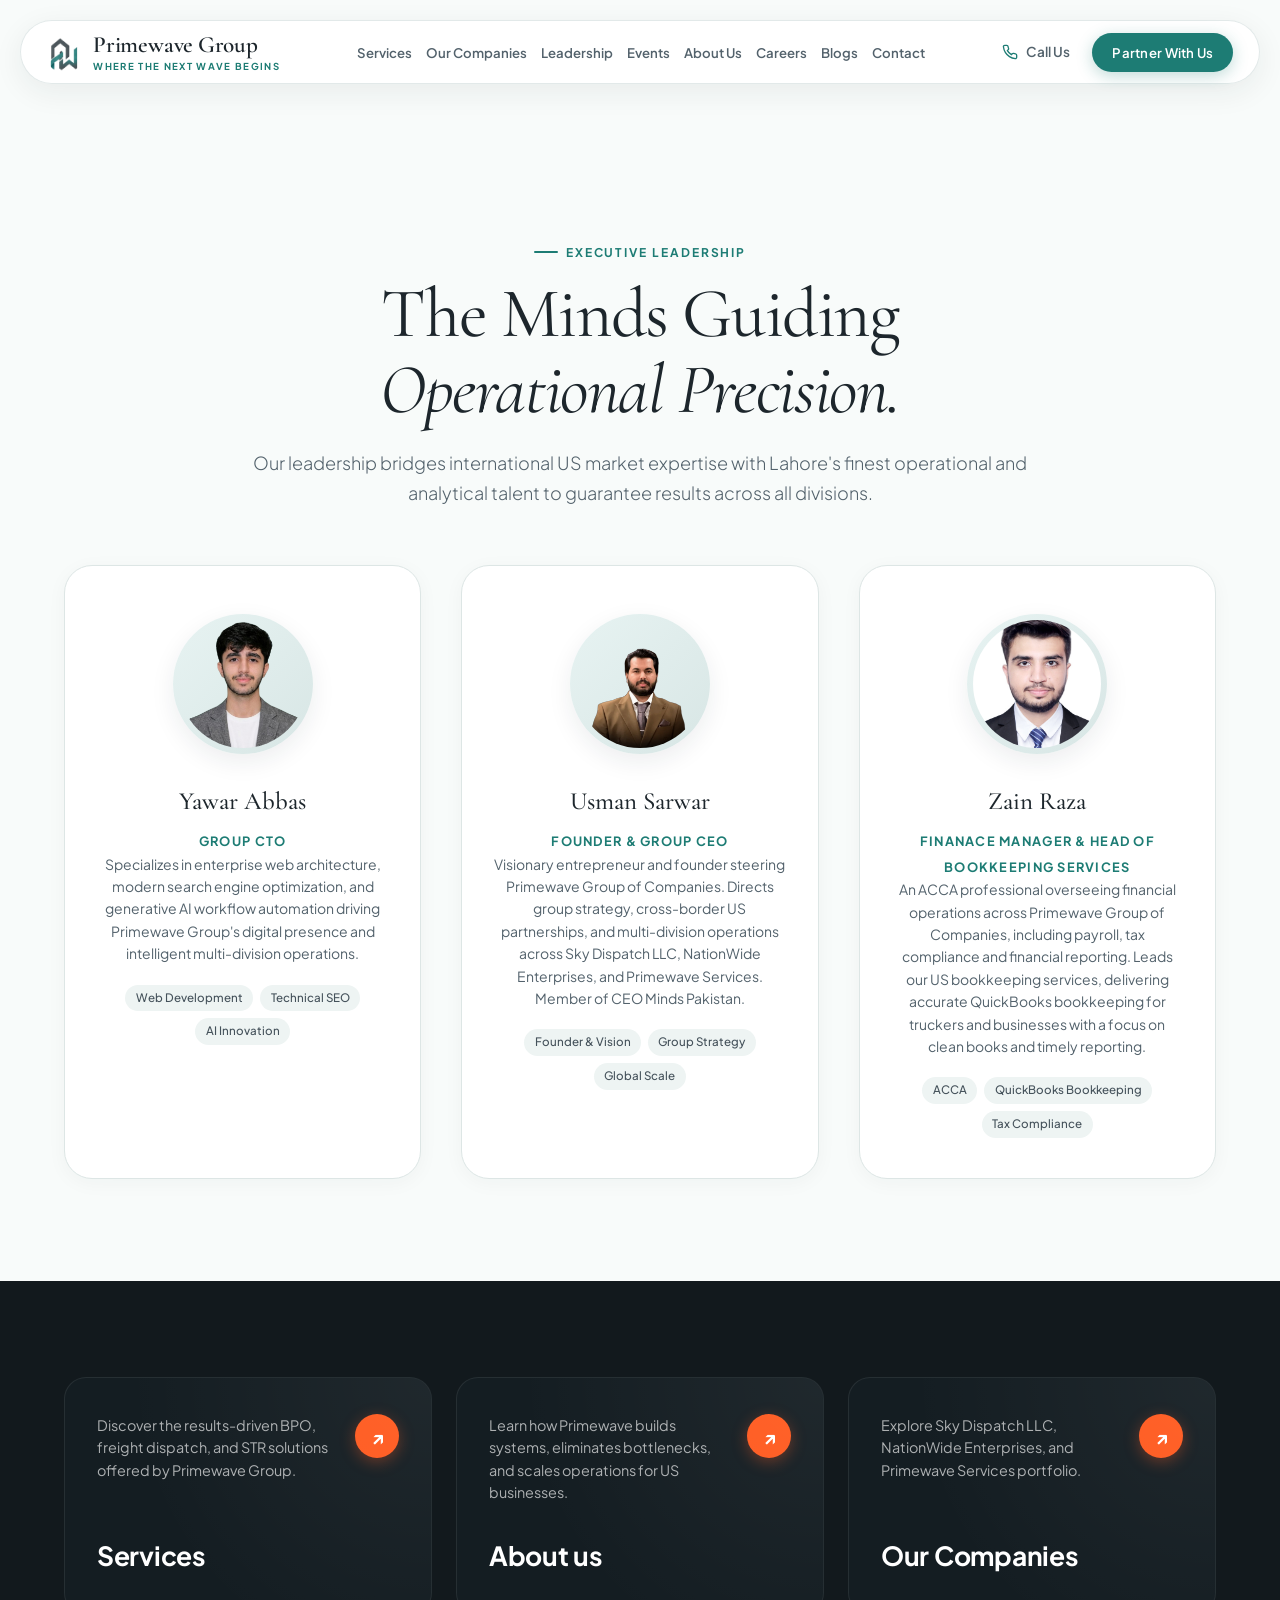
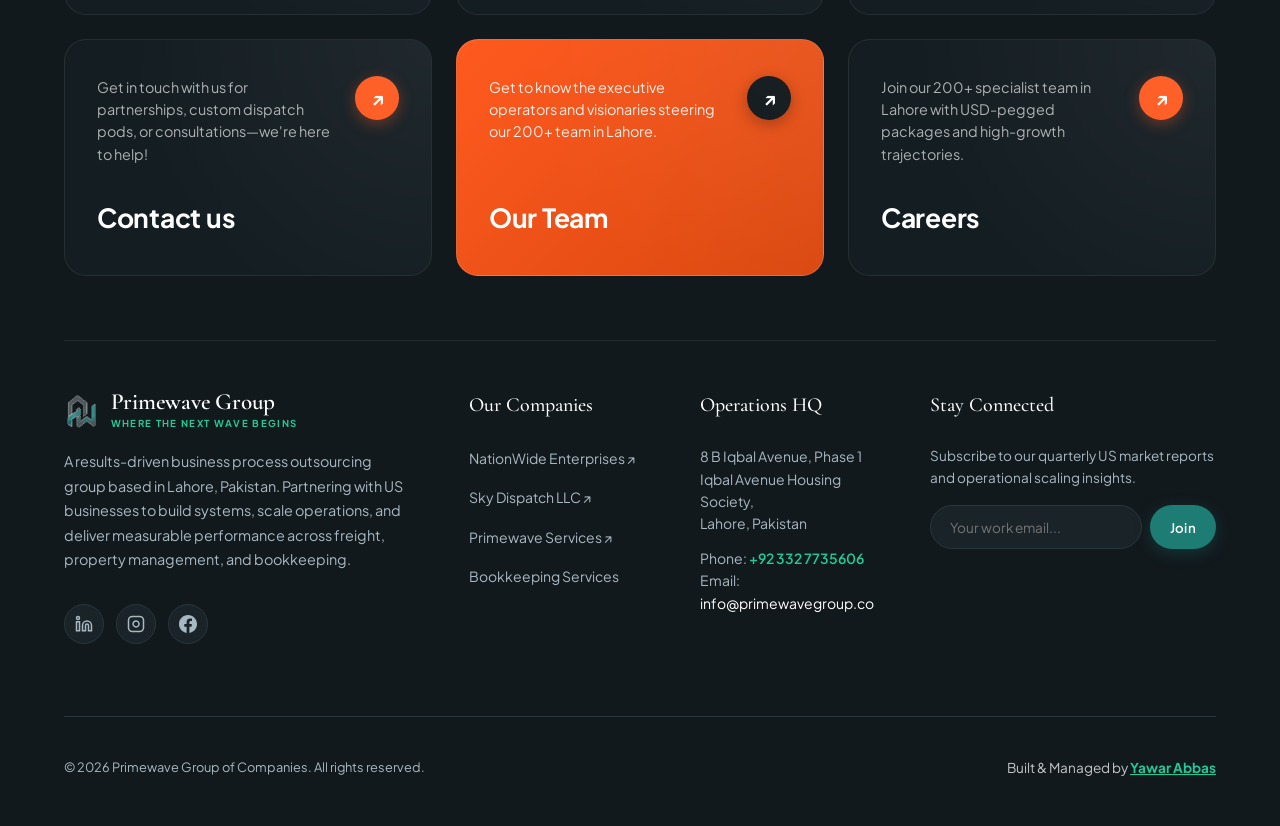
<file: leadership.html>
<!DOCTYPE html>
<html lang="en">
<head>
  <meta charset="UTF-8">
  <meta name="viewport" content="width=device-width, initial-scale=1.0">
    <title>Executive Leadership Team — Primewave Group of Companies</title>
  <meta name="description" content="Meet the executive directors and founders steering Primewave Group in Lahore, Pakistan: Usman Sarwar (Founder & Group CEO), Yawar Abbas (SEO Specialist, Web Developer & AI Innovator), and team.">
  <link rel="canonical" href="https://primewave-group.vercel.app/leadership">
  <meta name="robots" content="index, follow, max-image-preview:large, max-snippet:-1, max-video-preview:-1">
  <meta name="keywords" content="Primewave Group, BPO Pakistan, US Freight Dispatch, Freight Brokerage, Sky Dispatch LLC, NationWide Enterprises, Airbnb Co-Hosting, Bookkeeping Services, Lahore BPO Outsourcing">
  <meta name="author" content="Primewave Group of Companies">
  <meta name="theme-color" content="#0D161A">

  <!-- Open Graph / Facebook -->
  <meta property="og:type" content="website">
  <meta property="og:locale" content="en_US">
  <meta property="og:site_name" content="Primewave Group of Companies">
  <meta property="og:title" content="Executive Leadership Team — Primewave Group of Companies">
  <meta property="og:description" content="Meet the executive directors and founders steering Primewave Group in Lahore, Pakistan: Usman Sarwar (Founder & Group CEO), Yawar Abbas (SEO Specialist, Web Developer & AI Innovator), and team.">
  <meta property="og:url" content="https://primewave-group.vercel.app/leadership">
  <meta property="og:image" content="https://primewave-group.vercel.app/assets/leaders/usman-sarwar.png">
  <meta property="og:image:width" content="1200">
  <meta property="og:image:height" content="630">
  <meta property="og:image:alt" content="Executive Leadership Team — Primewave Group of Companies">

  <!-- Twitter Card -->
  <meta name="twitter:card" content="summary_large_image">
  <meta name="twitter:title" content="Executive Leadership Team — Primewave Group of Companies">
  <meta name="twitter:description" content="Meet the executive directors and founders steering Primewave Group in Lahore, Pakistan: Usman Sarwar (Founder & Group CEO), Yawar Abbas (SEO Specialist, Web Developer & AI Innovator), and team.">
  <meta name="twitter:image" content="https://primewave-group.vercel.app/assets/leaders/usman-sarwar.png">

  <!-- Structured Data: BreadcrumbList (JSON-LD) -->
  <script type="application/ld+json">
  {
    "@context": "https://schema.org",
    "@type": "BreadcrumbList",
    "itemListElement": [
      {
        "@type": "ListItem",
        "position": 1,
        "name": "Home",
        "item": "https://primewave-group.vercel.app/"
      },
      {
        "@type": "ListItem",
        "position": 2,
        "name": "Leadership",
        "item": "https://primewave-group.vercel.app/leadership"
      }
    ]
  }
  </script>
  <link rel="icon" type="image/png" href="assets/favicon.png">
  <link rel="apple-touch-icon" href="assets/favicon.png">
  <link rel="preconnect" href="https://fonts.googleapis.com">
  <link rel="preconnect" href="https://fonts.gstatic.com" crossorigin>
  <link href="https://fonts.googleapis.com/css2?family=Cormorant+Garamond:ital,wght@0,400;0,600;0,700;1,400&family=Plus+Jakarta+Sans:wght@300;400;500;600;700;800&display=swap" rel="stylesheet">
  <link rel="stylesheet" href="css/style.css">
</head>
<body>

  <!-- Floating Navigation -->
  <header class="site-header">
    <div class="nav-container">
      <a href="/" class="brand-logo" aria-label="Primewave Group Home">
        <img src="assets/logo.png" alt="Primewave Group Logo" class="brand-logo-img">
        <div class="brand-logo-text">
          <span class="brand-name">Primewave Group</span>
          <span class="brand-tagline">Where The Next Wave Begins</span>
        </div>
      </a>

      <nav aria-label="Main Navigation">
        <ul class="nav-menu">
          <li><a href="/services" class="nav-link">Services</a></li>
          <li><a href="/companies" class="nav-link">Our Companies</a></li>
          <li><a href="/leadership" class="nav-link active">Leadership</a></li>
          <li><a href="/events" class="nav-link">Events</a></li>
          <li><a href="/about" class="nav-link">About Us</a></li>
          <li><a href="/careers" class="nav-link">Careers</a></li>
          <li><a href="/blogs" class="nav-link">Blogs</a></li>
          <li><a href="/contact" class="nav-link">Contact</a></li>
        </ul>
      </nav>

      <div class="nav-actions">
        <a href="tel:+923327735606" class="nav-phone" aria-label="Call Primewave Group">
          <svg width="16" height="16" viewBox="0 0 24 24" fill="none" stroke="currentColor" stroke-width="2"><path d="M22 16.92v3a2 2 0 0 1-2.18 2 19.79 19.79 0 0 1-8.63-3.07 19.5 19.5 0 0 1-6-6 19.79 19.79 0 0 1-3.07-8.67A2 2 0 0 1 4.11 2h3a2 2 0 0 1 2 1.72 12.84 12.84 0 0 0 .7 2.81 2 2 0 0 1-.45 2.11L8.09 9.91a16 16 0 0 0 6 6l1.27-1.27a2 2 0 0 1 2.11-.45 12.84 12.84 0 0 0 2.81.7A2 2 0 0 1 22 16.92z"/></svg>
          <span>Call Us</span>
        </a>
        <a href="/contact" class="btn btn-primary btn-sm">Partner With Us</a>
        <button type="button" class="nav-toggle" aria-label="Open mobile menu">
          <span></span><span></span><span></span>
        </button>
      </div>
    </div>
  </header>

  <!-- Mobile Drawer Menu -->
  <div class="mobile-drawer" aria-hidden="true">
    <div class="mobile-drawer-content">
      <div style="display: flex; align-items: center; gap: 0.75rem; margin-bottom: 2rem;">
        <img src="assets/logo.png" alt="Primewave Group Logo" style="height: 34px;">
        <div class="brand-logo-text">
          <span class="brand-name" style="font-size: 1.25rem;">Primewave Group</span>
          <span class="brand-tagline">Where The Next Wave Begins</span>
        </div>
      </div>
      <ul class="mobile-nav-links">
        <li><a href="/services" class="mobile-nav-link">Services</a></li>
        <li><a href="/companies" class="mobile-nav-link">Our Companies</a></li>
        <li><a href="/leadership" class="mobile-nav-link">Leadership</a></li>
        <li><a href="/events" class="mobile-nav-link">Events</a></li>
        <li><a href="/about" class="mobile-nav-link">About Us</a></li>
        <li><a href="/careers" class="mobile-nav-link">Careers</a></li>
        <li><a href="/blogs" class="mobile-nav-link">Blogs</a></li>
        <li><a href="/contact" class="mobile-nav-link">Contact</a></li>
      </ul>
      <div style="margin-top: 2rem;">
        <a href="/contact" class="btn btn-primary" style="width: 100%; text-align: center;">Partner With Us</a>
      </div>
    </div>
  </div>

  <main style="padding-top: calc(var(--header-height) + 3rem);">
    <section class="section">
      <div class="container" style="text-align: center; max-width: 820px; margin-bottom: 3.5rem;">
        <span class="section-kicker">EXECUTIVE LEADERSHIP</span>
        <h1 class="heading-xl" style="margin-bottom: 1.25rem;">
          The Minds Guiding<br><em>Operational Precision.</em>
        </h1>
        <p class="text-lead">
          Our leadership bridges international US market expertise with Lahore's finest operational and analytical talent to guarantee results across all divisions.
        </p>
      </div>

      <div class="container">
        <div class="team-grid">
          <!-- Leader 1: Yawar Abbas -->
          <div class="team-card">
            <div class="team-photo-wrap">
              <img class="team-photo" src="assets/leaders/yawar-abbas.png" alt="Yawar Abbas - SEO Specialist, Web Developer &amp; AI Innovator">
            </div>
            <h3 class="team-name">Yawar Abbas</h3>
            <span class="team-role">Group CTO</span>
            <p class="team-bio">Specializes in enterprise web architecture, modern search engine optimization, and generative AI workflow automation driving Primewave Group's digital presence and intelligent multi-division operations.</p>
            <div class="team-specialties">
              <span class="spec-badge">Web Development</span>
              <span class="spec-badge">Technical SEO</span>
              <span class="spec-badge">AI Innovation</span>
            </div>
          </div>

          <!-- Leader 2: Usman Sarwar -->
          <div class="team-card">
            <div class="team-photo-wrap">
              <img class="team-photo" src="assets/leaders/usman-sarwar.png" alt="Usman Sarwar - Founder &amp; Group CEO">
            </div>
            <h3 class="team-name">Usman Sarwar</h3>
            <span class="team-role">Founder &amp; Group CEO</span>
            <p class="team-bio">Visionary entrepreneur and founder steering Primewave Group of Companies. Directs group strategy, cross-border US partnerships, and multi-division operations across Sky Dispatch LLC, NationWide Enterprises, and Primewave Services. Member of CEO Minds Pakistan.</p>
            <div class="team-specialties">
              <span class="spec-badge">Founder &amp; Vision</span>
              <span class="spec-badge">Group Strategy</span>
              <span class="spec-badge">Global Scale</span>
            </div>
          </div>

          <!-- Leader 3 -->
          <div class="team-card">
            <div class="team-photo-wrap">
              <img class="team-photo" src="assets/leaders/Zain Raza.jpeg" alt="Head of Services">
            </div>
            <h3 class="team-name">Zain Raza</h3>
            <span class="team-role">Finanace Manager & Head of Bookkeeping Services</span>
            <p class="team-bio">An ACCA professional overseeing financial operations across Primewave Group of Companies, including payroll, tax compliance and financial reporting. Leads our US bookkeeping services, delivering accurate QuickBooks bookkeeping for truckers and businesses with a focus on clean books and timely reporting.</p>
            <div class="team-specialties">
              <span class="spec-badge">ACCA</span>
              <span class="spec-badge">QuickBooks Bookkeeping</span>
              <span class="spec-badge">Tax Compliance</span>
            </div>
          </div>
        </div>
      </div>
    </section>
  </main>

  <footer class="site-footer">
    <div class="container">
      <!-- Bento Grid Navigation (As requested in media_1792597929660_423ae462.png) -->
      <div class="bento-nav-section">
        <div class="bento-nav-grid">
          <!-- Card 1: Services -->
          <a href="/services" class="bento-nav-card">
            <div class="bento-nav-card-top">
              <p class="bento-nav-desc">Discover the results-driven BPO, freight dispatch, and STR solutions offered by Primewave Group.</p>
              <div class="bento-nav-arrow">↗</div>
            </div>
            <h3 class="bento-nav-title">Services</h3>
          </a>

          <!-- Card 2: About us -->
          <a href="/about" class="bento-nav-card">
            <div class="bento-nav-card-top">
              <p class="bento-nav-desc">Learn how Primewave builds systems, eliminates bottlenecks, and scales operations for US businesses.</p>
              <div class="bento-nav-arrow">↗</div>
            </div>
            <h3 class="bento-nav-title">About us</h3>
          </a>

          <!-- Card 3: Our Companies -->
          <a href="/companies" class="bento-nav-card">
            <div class="bento-nav-card-top">
              <p class="bento-nav-desc">Explore Sky Dispatch LLC, NationWide Enterprises, and Primewave Services portfolio.</p>
              <div class="bento-nav-arrow">↗</div>
            </div>
            <h3 class="bento-nav-title">Our Companies</h3>
          </a>

          <!-- Card 4: Contact us -->
          <a href="/contact" class="bento-nav-card">
            <div class="bento-nav-card-top">
              <p class="bento-nav-desc">Get in touch with us for partnerships, custom dispatch pods, or consultations—we're here to help!</p>
              <div class="bento-nav-arrow">↗</div>
            </div>
            <h3 class="bento-nav-title">Contact us</h3>
          </a>

          <!-- Card 5: Leadership (Highlighted Card) -->
          <a href="/leadership" class="bento-nav-card bento-nav-card-accent">
            <div class="bento-nav-card-top">
              <p class="bento-nav-desc">Get to know the executive operators and visionaries steering our 200+ team in Lahore.</p>
              <div class="bento-nav-arrow">↗</div>
            </div>
            <h3 class="bento-nav-title">Our Team</h3>
          </a>

          <!-- Card 6: Careers -->
          <a href="/careers" class="bento-nav-card">
            <div class="bento-nav-card-top">
              <p class="bento-nav-desc">Join our 200+ specialist team in Lahore with USD-pegged packages and high-growth trajectories.</p>
              <div class="bento-nav-arrow">↗</div>
            </div>
            <h3 class="bento-nav-title">Careers</h3>
          </a>
        </div>
      </div>

      <!-- Footer Brand & Details Row (4 Columns) -->
      <div class="footer-top-grid" style="border-top: 1px solid rgba(255,255,255,0.08); padding-top: 3rem;">
        <!-- Col 1: Brand & Bio -->
        <div class="footer-brand-col">
          <a href="/" class="brand-logo">
            <img src="assets/logo.png" alt="Primewave Group Logo" class="brand-logo-img">
            <div class="brand-logo-text">
              <span class="brand-name" style="color: #FFFFFF;">Primewave Group</span>
              <span class="brand-tagline">Where The Next Wave Begins</span>
            </div>
          </a>
          <p class="footer-brand-desc">
            A results-driven business process outsourcing group based in Lahore, Pakistan. Partnering with US businesses to build systems, scale operations, and deliver measurable performance across freight, property management, and bookkeeping.
          </p>
          <div class="social-links-row">
            <a href="https://www.linkedin.com/company/primewave-group/" target="_blank" rel="noopener noreferrer" class="social-btn" aria-label="LinkedIn">
              <svg width="18" height="18" viewBox="0 0 24 24" fill="none" stroke="currentColor" stroke-width="2"><path d="M16 8a6 6 0 0 1 6 6v7h-4v-7a2 2 0 0 0-2-2 2 2 0 0 0-2 2v7h-4v-7a6 6 0 0 1 6-6z"/><rect width="4" height="12" x="2" y="9"/><circle cx="4" cy="4" r="2"/></svg>
            </a>
            <a href="https://instagram.com/primewave.group" target="_blank" rel="noopener noreferrer" class="social-btn" aria-label="Instagram">
              <svg width="18" height="18" viewBox="0 0 24 24" fill="none" stroke="currentColor" stroke-width="2"><rect width="20" height="20" x="2" y="2" rx="5" ry="5"/><path d="M16 11.37A4 4 0 1 1 12.63 8 4 4 0 0 1 16 11.37z"/><line x1="17.5" x2="17.51" y1="6.5" y2="6.5"/></svg>
            </a>
            <a href="https://facebook.com/people/Primewave-Group-of-Companies/61590947390403/?_rdc=1&_rdr#" target="_blank" rel="noopener noreferrer" class="social-btn" aria-label="Facebook">
              <svg width="18" height="18" viewBox="0 0 24 24" fill="currentColor"><path d="M24 12.073c0-6.627-5.373-12-12-12s-12 5.373-12 12c0 5.99 4.388 10.954 10.125 11.854v-8.385H7.078v-3.47h3.047V9.43c0-3.007 1.792-4.669 4.533-4.669 1.312 0 2.686.235 2.686.235v2.953H15.83c-1.491 0-1.956.925-1.956 1.874v2.25h3.328l-.532 3.47h-2.796v8.385C19.612 23.027 24 18.062 24 12.073z"/></svg>
            </a>
          </div>
        </div>

        <!-- Col 2: Companies -->
        <div>
          <h4 class="footer-col-title">Our Companies</h4>
          <ul class="footer-links-list">
            <li><a href="https://nationwideenterprises.net" target="_blank" rel="noopener noreferrer" class="footer-link">NationWide Enterprises ↗</a></li>
            <li><a href="https://skydispatch.net" target="_blank" rel="noopener noreferrer" class="footer-link">Sky Dispatch LLC ↗</a></li>
            <li><a href="https://primewaveservices.com" target="_blank" rel="noopener noreferrer" class="footer-link">Primewave Services ↗</a></li>
            <li><a href="/services#bookkeeping" class="footer-link">Bookkeeping Services</a></li>
          </ul>
        </div>

        <!-- Col 3: Operations HQ -->
        <div>
          <h4 class="footer-col-title">Operations HQ</h4>
          <p style="font-size: 0.875rem; color: var(--color-text-inverse-muted); line-height: 1.6; margin-bottom: 0.75rem;">
            8 B Iqbal Avenue, Phase 1 Iqbal Avenue Housing Society,<br>Lahore, Pakistan
          </p>
          <p style="font-size: 0.875rem; color: var(--color-text-inverse-muted); line-height: 1.6;">
            Phone: <a href="tel:+923327735606" style="color: #20C997; font-weight: 600;">+92 332 7735606</a><br>
            Email: <a href="mailto:info@primewavegroup.co" style="color: #FFFFFF;">info@primewavegroup.co</a>
          </p>
        </div>

        <!-- Col 4: Newsletter -->
        <div>
          <h4 class="footer-col-title">Stay Connected</h4>
          <p style="font-size: 0.85rem; color: var(--color-text-inverse-muted); margin-bottom: 0.75rem;">
            Subscribe to our quarterly US market reports and operational scaling insights.
          </p>
          <form class="newsletter-form" onsubmit="alert('Thank you for subscribing to Primewave Group!'); return false;">
            <input type="email" class="newsletter-input" placeholder="Your work email..." required>
            <button type="submit" class="btn btn-primary btn-sm">Join</button>
          </form>
        </div>
      </div>

      <div class="footer-bottom-bar">
        <div>© 2026 Primewave Group of Companies. All rights reserved.</div>
        <div class="footer-credit" style="color: rgba(255,255,255,0.75); font-size: 0.85rem;">
          Built &amp; Managed by <a href="https://yawarabbass.vercel.app" target="_blank" rel="noopener noreferrer" style="color: #20C997; font-weight: 700; text-decoration: underline;">Yawar Abbas</a>
        </div>
      </div>
    </div>
  </footer>

  <script src="js/main.js"></script>
</body>
</html>
</file>
<file: css/style.css>
/* ==========================================================================
   PRIMEWAVE GROUP
   Master Design System & Stylesheet
   Refined Teal & Slate Graphite Palette
   ========================================================================== */

@import url('https://fonts.googleapis.com/css2?family=Cormorant+Garamond:ital,wght@0,300;0,400;0,500;0,600;0,700;1,300;1,400;1,600&family=Plus+Jakarta+Sans:wght@300;400;500;600;700;800&display=swap');

:root {
  /* Color Palette — Primewave Teal & Graphite Slate */
  --color-accent: #1D7C74;
  --color-accent-hover: #16645E;
  --color-accent-light: #E7F3F2;
  --color-accent-subtle: #D2EBE9;
  --color-accent-dark: #0F4944;
  --color-accent-glow: rgba(29, 124, 116, 0.28);

  /* Slate & Graphite Neutral Tones */
  --color-slate-dark: #232D33;
  --color-slate-medium: #45525B;
  --color-slate-light: #71808A;

  --color-bg-base: #F8FBFA;
  --color-bg-warm: #EEF4F3;
  --color-bg-card: #FFFFFF;
  --color-bg-card-subtle: #F4F8F7;
  --color-bg-dark: #12191D;
  --color-bg-dark-card: #1A2328;
  --color-bg-dark-elevated: #243037;

  --color-text-main: #1D262C;
  --color-text-muted: #53626C;
  --color-text-light: #82929D;
  --color-text-inverse: #F4F9F8;
  --color-text-inverse-muted: #A8B8C2;

  --color-gold: #2CA397;
  --color-gold-light: #E8F5F4;

  --color-border: #DDE6E5;
  --color-border-subtle: #ECF2F1;
  --color-border-dark: #28363E;

  /* Typography */
  --font-serif: 'Cormorant Garamond', Georgia, serif;
  --font-sans: 'Plus Jakarta Sans', -apple-system, BlinkMacSystemFont, "Segoe UI", Roboto, sans-serif;

  /* Elevations & Shadows */
  --shadow-subtle: 0 4px 20px rgba(29, 44, 48, 0.04);
  --shadow-card: 0 10px 30px rgba(29, 44, 48, 0.06);
  --shadow-hover: 0 20px 42px rgba(29, 124, 116, 0.12);
  --shadow-floating: 0 25px 60px rgba(18, 25, 29, 0.16);
  --shadow-glass: 0 8px 32px rgba(29, 124, 116, 0.12);

  /* Border Radii */
  --radius-sm: 8px;
  --radius-md: 14px;
  --radius-lg: 20px;
  --radius-xl: 28px;
  --radius-full: 9999px;

  /* Transitions */
  --transition-fast: 0.2s cubic-bezier(0.16, 1, 0.3, 1);
  --transition-smooth: 0.4s cubic-bezier(0.16, 1, 0.3, 1);
  --transition-slow: 0.7s cubic-bezier(0.16, 1, 0.3, 1);

  /* Layout */
  --container-max: 1260px;
  --container-wide: 1440px;
  --header-height: 84px;
}

/* Base Reset & Smooth Scroll */
*, *::before, *::after {
  box-sizing: border-box;
  margin: 0;
  padding: 0;
}

html {
  scroll-behavior: smooth;
  font-size: 16px;
  -webkit-text-size-adjust: 100%;
  -webkit-font-smoothing: antialiased;
  -moz-osx-font-smoothing: grayscale;
  background-color: var(--color-bg-base);
  color: var(--color-text-main);
}

body {
  font-family: var(--font-sans);
  background-color: var(--color-bg-base);
  color: var(--color-text-main);
  line-height: 1.6;
  overflow-x: hidden;
  position: relative;
}

img, video {
  max-width: 100%;
  height: auto;
  display: block;
}

a {
  color: inherit;
  text-decoration: none;
  transition: color var(--transition-fast);
}

button {
  border: none;
  background: none;
  font-family: inherit;
  cursor: pointer;
  outline: none;
  transition: all var(--transition-fast);
}

input, textarea, select {
  font-family: inherit;
  font-size: 1rem;
}

/* Custom Scrollbar */
::-webkit-scrollbar {
  width: 8px;
}
::-webkit-scrollbar-track {
  background: var(--color-bg-warm);
}
::-webkit-scrollbar-thumb {
  background: #BFD3D1;
  border-radius: var(--radius-full);
}
::-webkit-scrollbar-thumb:hover {
  background: var(--color-accent);
}

/* Selection Color */
::selection {
  background: var(--color-accent-light);
  color: var(--color-accent-dark);
}

/* Typography Helpers */
.font-serif {
  font-family: var(--font-serif);
}

.heading-xl {
  font-family: var(--font-serif);
  font-size: clamp(2.75rem, 5.5vw, 5rem);
  font-weight: 400;
  line-height: 1.08;
  letter-spacing: -0.02em;
}

.heading-lg {
  font-family: var(--font-serif);
  font-size: clamp(2.2rem, 4vw, 3.5rem);
  font-weight: 400;
  line-height: 1.15;
  letter-spacing: -0.01em;
}

.heading-md {
  font-family: var(--font-serif);
  font-size: clamp(1.6rem, 2.8vw, 2.3rem);
  font-weight: 500;
  line-height: 1.25;
}

.heading-sm {
  font-family: var(--font-serif);
  font-size: 1.35rem;
  font-weight: 500;
  line-height: 1.3;
}

.text-lead {
  font-size: 1.125rem;
  color: var(--color-text-muted);
  font-weight: 300;
  line-height: 1.7;
}

.section-kicker {
  display: inline-flex;
  align-items: center;
  gap: 0.5rem;
  font-family: var(--font-sans);
  font-size: 0.75rem;
  font-weight: 700;
  text-transform: uppercase;
  letter-spacing: 0.16em;
  color: var(--color-accent);
  margin-bottom: 0.85rem;
}

.section-kicker::before {
  content: '';
  display: inline-block;
  width: 24px;
  height: 2px;
  background-color: var(--color-accent);
  border-radius: 2px;
}

/* Container */
.container {
  width: 90%;
  max-width: var(--container-max);
  margin-inline: auto;
}

.container-wide {
  width: 92%;
  max-width: var(--container-wide);
  margin-inline: auto;
}

/* Section Spacing */
.section {
  padding-block: clamp(4.5rem, 8vw, 8rem);
  position: relative;
}

/* Buttons */
.btn {
  display: inline-flex;
  align-items: center;
  justify-content: center;
  gap: 0.65rem;
  padding: 0.85rem 1.75rem;
  border-radius: var(--radius-full);
  font-size: 0.875rem;
  font-weight: 600;
  letter-spacing: 0.02em;
  transition: all var(--transition-smooth);
  position: relative;
  white-space: nowrap;
}

.btn-primary {
  background-color: var(--color-accent);
  color: #FFFFFF;
  box-shadow: 0 4px 16px var(--color-accent-glow);
}

.btn-primary:hover {
  background-color: var(--color-accent-hover);
  transform: translateY(-2px);
  box-shadow: 0 8px 24px rgba(29, 124, 116, 0.35);
}

.btn-secondary {
  background-color: rgba(255, 255, 255, 0.92);
  color: var(--color-text-main);
  border: 1px solid var(--color-border);
  backdrop-filter: blur(10px);
}

.btn-secondary:hover {
  background-color: #FFFFFF;
  border-color: var(--color-accent);
  color: var(--color-accent);
  transform: translateY(-2px);
  box-shadow: var(--shadow-subtle);
}

.btn-dark {
  background-color: var(--color-bg-dark);
  color: var(--color-text-inverse);
}

.btn-dark:hover {
  background-color: var(--color-bg-dark-elevated);
  transform: translateY(-2px);
  box-shadow: 0 8px 20px rgba(0, 0, 0, 0.25);
}

.btn-sm {
  padding: 0.55rem 1.25rem;
  font-size: 0.825rem;
}

/* Glassmorphism Cards */
.glass-card {
  background: rgba(255, 255, 255, 0.85);
  backdrop-filter: blur(16px);
  -webkit-backdrop-filter: blur(16px);
  border: 1px solid rgba(255, 255, 255, 0.75);
  border-radius: var(--radius-xl);
  box-shadow: var(--shadow-card);
}

/* ==========================================================================
   NAVIGATION BAR
   ========================================================================== */
.site-header {
  position: fixed;
  top: 1.25rem;
  left: 0;
  right: 0;
  z-index: 1000;
  padding-inline: 1.25rem;
  transition: all var(--transition-smooth);
}

.nav-container {
  max-width: var(--container-wide);
  margin-inline: auto;
  display: flex;
  align-items: center;
  justify-content: space-between;
  padding: 0.7rem 1.6rem;
  background: rgba(255, 255, 255, 0.9);
  backdrop-filter: blur(16px);
  -webkit-backdrop-filter: blur(16px);
  border: 1px solid rgba(221, 230, 229, 0.85);
  border-radius: var(--radius-full);
  box-shadow: 0 8px 30px rgba(29, 44, 48, 0.07);
  transition: all var(--transition-smooth);
}

.site-header.scrolled .nav-container {
  padding: 0.5rem 1.35rem;
  background: rgba(255, 255, 255, 0.97);
  box-shadow: 0 10px 35px rgba(29, 44, 48, 0.1);
  border-color: var(--color-border);
}

/* Brand Logo */
.brand-logo {
  display: flex;
  align-items: center;
  gap: 0.75rem;
  font-family: var(--font-serif);
  font-size: 1.55rem;
  font-weight: 600;
  letter-spacing: -0.01em;
  color: var(--color-text-main);
  text-decoration: none;
}

.brand-logo-img {
  height: 40px;
  width: auto;
  object-fit: contain;
  transition: transform var(--transition-fast);
}

.brand-logo:hover .brand-logo-img {
  transform: scale(1.05);
}

.brand-logo-text {
  display: flex;
  flex-direction: column;
  justify-content: center;
  line-height: 1;
}

.brand-name {
  font-family: var(--font-serif);
  font-size: 1.45rem;
  font-weight: 600;
  letter-spacing: -0.01em;
  color: inherit;
  line-height: 1.05;
}

.brand-tagline {
  font-family: var(--font-sans);
  font-size: 0.6rem;
  font-weight: 700;
  letter-spacing: 0.14em;
  text-transform: uppercase;
  color: var(--color-accent);
  margin-top: 4px;
  line-height: 1;
  white-space: nowrap;
}

.footer-brand-col .brand-logo .brand-tagline {
  color: #20C997;
}

/* Nav Menu */
.nav-menu {
  display: flex;
  align-items: center;
  gap: clamp(0.65rem, 1.1vw, 1.25rem);
  list-style: none;
}

.nav-link {
  font-size: 0.825rem;
  font-weight: 600;
  color: var(--color-text-muted);
  position: relative;
  padding-block: 0.25rem;
  transition: color var(--transition-fast);
  white-space: nowrap;
}

.nav-link::after {
  content: '';
  position: absolute;
  bottom: -2px;
  left: 0;
  width: 0;
  height: 2px;
  background-color: var(--color-accent);
  border-radius: 2px;
  transition: width var(--transition-smooth);
}

.nav-link:hover,
.nav-link.active {
  color: var(--color-text-main);
}

.nav-link:hover::after,
.nav-link.active::after {
  width: 100%;
}

/* Nav Actions (Language switcher removed) */
.nav-actions {
  display: flex;
  align-items: center;
  gap: 1.4rem;
}

.nav-phone {
  display: flex;
  align-items: center;
  gap: 0.5rem;
  font-size: 0.85rem;
  font-weight: 600;
  color: var(--color-text-muted);
}

.nav-phone svg {
  color: var(--color-accent);
}

.nav-phone:hover {
  color: var(--color-accent);
}

.nav-toggle {
  display: none;
  flex-direction: column;
  gap: 5px;
  width: 24px;
  height: 24px;
  justify-content: center;
  cursor: pointer;
}

.nav-toggle span {
  display: block;
  width: 100%;
  height: 2px;
  background-color: var(--color-text-main);
  border-radius: 2px;
  transition: transform var(--transition-fast), opacity var(--transition-fast);
}

/* Mobile Nav Drawer */
.mobile-drawer {
  position: fixed;
  inset: 0;
  background: rgba(18, 25, 29, 0.45);
  backdrop-filter: blur(8px);
  z-index: 999;
  opacity: 0;
  pointer-events: none;
  transition: opacity var(--transition-smooth);
}

.mobile-drawer.open {
  opacity: 1;
  pointer-events: auto;
}

.mobile-drawer-content {
  position: absolute;
  top: 0;
  right: 0;
  bottom: 0;
  width: 82%;
  max-width: 360px;
  background: var(--color-bg-base);
  padding: 5rem 2rem 2.5rem;
  display: flex;
  flex-direction: column;
  justify-content: space-between;
  transform: translateX(100%);
  transition: transform var(--transition-smooth);
  box-shadow: -10px 0 30px rgba(0,0,0,0.12);
}

.mobile-drawer.open .mobile-drawer-content {
  transform: translateX(0);
}

.mobile-nav-links {
  list-style: none;
  display: flex;
  flex-direction: column;
  gap: 1.5rem;
}

.mobile-nav-link {
  font-family: var(--font-serif);
  font-size: 1.75rem;
  color: var(--color-text-main);
}

/* ==========================================================================
   HERO SECTION & SCROLLYTELLING SHOWCASE
   ========================================================================== */
.hero-scrolly-container {
  position: relative;
  background-color: var(--color-bg-base);
}

.hero-viewport {
  position: sticky;
  top: 0;
  height: 100vh;
  width: 100%;
  overflow: hidden;
  display: flex;
  align-items: center;
  justify-content: center;
}

/* Hero Background Slide Deck */
.hero-slides-wrapper {
  position: absolute;
  inset: 0;
  z-index: 1;
}

.hero-slide {
  position: absolute;
  inset: 0;
  opacity: 0;
  visibility: hidden;
  transition: opacity 1.1s cubic-bezier(0.4, 0, 0.2, 1), transform 1.2s cubic-bezier(0.4, 0, 0.2, 1);
  transform: scale(1.05);
}

.hero-slide.active {
  opacity: 1;
  visibility: visible;
  transform: scale(1);
}

.hero-slide-img {
  width: 100%;
  height: 100%;
  object-fit: cover;
  object-position: center;
}

.hero-slide video.hero-slide-img {
  filter: contrast(1.08) brightness(1.02) saturate(1.1);
  image-rendering: -webkit-optimize-contrast;
}

/* Gradient overlay tailored with cinematic dark tint for maximum video contrast */
.hero-overlay {
  position: absolute;
  inset: 0;
  background: linear-gradient(
    180deg,
    rgba(15, 23, 27, 0.45) 0%,
    rgba(15, 23, 27, 0.15) 35%,
    rgba(15, 23, 27, 0.45) 75%,
    rgba(15, 23, 27, 0.85) 100%
  );
  z-index: 2;
  pointer-events: none;
}

.hero-overlay-radial {
  position: absolute;
  inset: 0;
  background: radial-gradient(circle at 50% 50%, transparent 45%, rgba(15, 23, 27, 0.5) 100%);
  z-index: 2;
  pointer-events: none;
}

/* Content Container Inside Hero */
.hero-content-wrapper {
  position: relative;
  z-index: 10;
  width: 90%;
  max-width: var(--container-wide);
  height: 100%;
  display: flex;
  flex-direction: column;
  justify-content: space-between;
  padding-top: calc(var(--header-height) + 1.5rem);
  padding-bottom: 2.25rem;
}

/* Hero Main Text Block */
.hero-main-banner {
  max-width: 600px;
  background: rgba(255, 255, 255, 0.9);
  backdrop-filter: blur(20px);
  -webkit-backdrop-filter: blur(20px);
  padding: 2.75rem 3rem;
  border-radius: var(--radius-xl);
  border: 1px solid rgba(255, 255, 255, 0.95);
  box-shadow: 0 20px 48px rgba(18, 25, 29, 0.14);
  transform: translateY(0);
  transition: opacity var(--transition-smooth), transform var(--transition-smooth);
}

.hero-main-title {
  margin-bottom: 1.15rem;
  color: var(--color-text-main);
}

.hero-main-title em {
  color: var(--color-accent);
  font-style: italic;
}

.hero-main-lead {
  font-size: 1.05rem;
  color: var(--color-text-muted);
  line-height: 1.7;
  margin-bottom: 1.85rem;
  font-weight: 300;
}

.hero-actions-row {
  display: flex;
  align-items: center;
  flex-wrap: wrap;
  gap: 1.15rem;
}

.rating-badge {
  display: inline-flex;
  align-items: center;
  gap: 0.45rem;
  padding: 0.55rem 1.05rem;
  background: rgba(231, 243, 242, 0.85);
  border: 1px solid rgba(29, 124, 116, 0.25);
  border-radius: var(--radius-full);
  font-size: 0.825rem;
  font-weight: 600;
  color: var(--color-slate-dark);
}

.rating-badge .stars {
  color: var(--color-accent);
}

/* Floating Scrolly Story Cards (As seen in 00:01 - 00:06) */
.hero-floating-story-deck {
  position: absolute;
  inset: 0;
  pointer-events: none;
  z-index: 12;
}

.floating-story-card {
  position: absolute;
  max-width: 390px;
  background: rgba(255, 255, 255, 0.92);
  backdrop-filter: blur(20px);
  -webkit-backdrop-filter: blur(20px);
  padding: 1.85rem 2.15rem;
  border-radius: var(--radius-lg);
  border: 1px solid rgba(255, 255, 255, 0.95);
  box-shadow: 0 16px 38px rgba(18, 25, 29, 0.16);
  opacity: 0;
  visibility: hidden;
  transform: translateY(24px) scale(0.96);
  transition: opacity 0.6s cubic-bezier(0.16, 1, 0.3, 1), transform 0.6s cubic-bezier(0.16, 1, 0.3, 1);
  pointer-events: auto;
}

.floating-story-card.active {
  opacity: 1;
  visibility: visible;
  transform: translateY(0) scale(1);
}

.card-pos-right-top {
  right: 5%;
  top: 25%;
}

.card-pos-right-bottom {
  right: 6%;
  bottom: 18%;
}

.card-pos-left-center {
  left: 5%;
  top: 42%;
}

.card-pos-left-bottom {
  left: 6%;
  bottom: 18%;
}

.story-card-tag {
  display: inline-block;
  font-size: 0.725rem;
  font-weight: 700;
  text-transform: uppercase;
  letter-spacing: 0.14em;
  color: var(--color-accent);
  margin-bottom: 0.4rem;
}

.story-card-title {
  font-family: var(--font-serif);
  font-size: 1.65rem;
  font-weight: 500;
  line-height: 1.2;
  color: var(--color-text-main);
  margin-bottom: 0.5rem;
}

.story-card-desc {
  font-size: 0.885rem;
  color: var(--color-text-muted);
  line-height: 1.6;
  font-weight: 400;
}

/* Bottom Pillars Ribbon (01 PRIMEWAVE, 02 ECOSYSTEM, etc.) */
.hero-bottom-ticker {
  background: rgba(18, 25, 29, 0.84);
  backdrop-filter: blur(18px);
  -webkit-backdrop-filter: blur(18px);
  border: 1px solid rgba(255, 255, 255, 0.12);
  border-radius: var(--radius-lg);
  padding: 0.85rem 1.75rem;
  display: grid;
  grid-template-columns: repeat(6, 1fr);
  gap: 1rem;
  color: #FFFFFF;
}

.ticker-item {
  display: flex;
  align-items: center;
  gap: 0.65rem;
  transition: transform var(--transition-fast), color var(--transition-fast);
}

.ticker-item:hover {
  transform: translateY(-2px);
}

.ticker-item:hover .ticker-label {
  color: var(--color-accent-light);
}

.ticker-num {
  font-family: var(--font-sans);
  font-size: 0.7rem;
  font-weight: 700;
  color: var(--color-accent);
  letter-spacing: 0.05em;
  padding: 0.18rem 0.45rem;
  border-radius: var(--radius-sm);
  background: rgba(29, 124, 116, 0.25);
  flex-shrink: 0;
}

.ticker-label {
  font-family: var(--font-sans);
  font-size: 0.72rem;
  font-weight: 600;
  letter-spacing: 0.12em;
  text-transform: uppercase;
  color: rgba(255, 255, 255, 0.92);
  white-space: nowrap;
}

/* Floating Scrolly Brand Header & Tags inside Story Cards */
.story-brand-header {
  display: flex;
  align-items: center;
  gap: 0.85rem;
  margin-bottom: 0.75rem;
}

.story-card-brand-logo {
  height: 36px;
  width: auto;
  max-width: 60px;
  object-fit: contain;
  filter: drop-shadow(0 2px 5px rgba(0,0,0,0.08));
}

.story-card-features {
  display: flex;
  flex-wrap: wrap;
  gap: 0.45rem;
  margin-top: 1rem;
}

.story-chip {
  display: inline-block;
  padding: 0.25rem 0.65rem;
  font-size: 0.72rem;
  font-weight: 600;
  color: var(--color-slate-light);
  background: rgba(29, 124, 116, 0.08);
  border: 1px solid rgba(29, 124, 116, 0.16);
  border-radius: var(--radius-full);
}

/* Hero Manual Scrubber / Step Indicators */
.hero-scrubber-controls {
  position: absolute;
  right: 2rem;
  top: 50%;
  transform: translateY(-50%);
  z-index: 15;
  display: flex;
  flex-direction: column;
  gap: 0.75rem;
  background: rgba(255, 255, 255, 0.75);
  backdrop-filter: blur(14px);
  -webkit-backdrop-filter: blur(14px);
  padding: 0.85rem 0.6rem;
  border-radius: var(--radius-full);
  border: 1px solid rgba(255, 255, 255, 0.85);
  box-shadow: 0 6px 20px rgba(0,0,0,0.08);
}

/* ==========================================================================
   ORBITAL ECOSYSTEM ANIMATION (Second Hero Scene / Step 1)
   No overlapping: Spacious 480px equilateral 3-point orbit with 160px hub
   ========================================================================== */
.hero-orbit-showcase {
  position: absolute;
  right: 5%;
  top: 50%;
  transform: translateY(-50%);
  width: 580px;
  height: 580px;
  display: flex;
  align-items: center;
  justify-content: center;
  z-index: 12;
  opacity: 0;
  visibility: hidden;
  pointer-events: none;
  transition: opacity 0.8s cubic-bezier(0.16, 1, 0.3, 1), transform 0.8s cubic-bezier(0.16, 1, 0.3, 1);
}

.hero-orbit-showcase.active {
  opacity: 1;
  visibility: visible;
  pointer-events: auto;
}

.orbit-glow-ambient {
  position: absolute;
  width: 520px;
  height: 520px;
  border-radius: 50%;
  background: radial-gradient(circle, rgba(29, 124, 116, 0.22) 0%, rgba(29, 124, 116, 0.05) 50%, transparent 70%);
  filter: blur(25px);
  pointer-events: none;
}

.orbit-system-wrap {
  position: relative;
  width: 520px;
  height: 520px;
  display: flex;
  align-items: center;
  justify-content: center;
}

.orbit-ring {
  position: absolute;
  border-radius: 50%;
  pointer-events: none;
}

.orbit-ring-outer {
  width: 480px;
  height: 480px;
  border: 1.5px dashed rgba(29, 124, 116, 0.38);
  box-shadow: 0 0 45px rgba(29, 124, 116, 0.1);
  animation: pulseOrbit 4s ease-in-out infinite alternate;
}

.orbit-ring-inner {
  width: 280px;
  height: 280px;
  border: 1px dashed rgba(69, 82, 91, 0.22);
}

/* Center Core: Primewave Group of Companies */
.orbit-core-hub {
  position: relative;
  z-index: 8;
  width: 160px;
  height: 160px;
  border-radius: 50%;
  background: rgba(255, 255, 255, 0.96);
  backdrop-filter: blur(20px);
  -webkit-backdrop-filter: blur(20px);
  border: 2px solid var(--color-accent);
  box-shadow: 0 14px 45px rgba(29, 124, 116, 0.25), inset 0 0 20px rgba(231, 243, 242, 0.8);
  display: flex;
  flex-direction: column;
  align-items: center;
  justify-content: center;
  text-align: center;
  padding: 0.9rem;
  transition: transform var(--transition-smooth);
}

.orbit-core-hub:hover {
  transform: scale(1.05);
}

.core-pulse-ring {
  position: absolute;
  inset: -8px;
  border-radius: 50%;
  border: 1.5px solid var(--color-accent);
  opacity: 0.5;
  animation: corePulse 3s cubic-bezier(0.25, 1, 0.5, 1) infinite;
}

@keyframes corePulse {
  0% { transform: scale(1); opacity: 0.8; }
  100% { transform: scale(1.28); opacity: 0; }
}

.core-logo-img {
  height: 40px;
  width: auto;
  object-fit: contain;
  margin-bottom: 0.2rem;
}

.core-hub-title {
  font-family: var(--font-sans);
  font-size: 0.82rem;
  font-weight: 800;
  letter-spacing: 0.08em;
  color: var(--color-text-main);
  line-height: 1.1;
}

.core-hub-badge {
  display: inline-block;
  margin-top: 0.3rem;
  padding: 0.18rem 0.5rem;
  background: var(--color-accent);
  color: #FFFFFF;
  font-size: 0.52rem;
  font-weight: 700;
  letter-spacing: 0.08em;
  border-radius: var(--radius-full);
  text-transform: uppercase;
}

/* Revolving Satellites Track (Spans the 480px outer orbit ring) */
.orbit-revolving-track {
  position: absolute;
  width: 480px;
  height: 480px;
  border-radius: 50%;
  animation: orbitRotate 30s linear infinite;
  transform-origin: center center;
}

.orbit-revolving-track:hover,
.orbit-revolving-track:hover .sat-inner-card {
  animation-play-state: paused;
}

.orbit-satellite {
  position: absolute;
}

/* 3 equilateral nodes at 0deg (top), 120deg (bottom-right), 240deg (bottom-left) */
.sat-pos-1 {
  top: 0%;
  left: 50%;
}

.sat-pos-2 {
  top: 75%;
  left: 93.3%;
}

.sat-pos-3 {
  top: 75%;
  left: 6.7%;
}

/* Satellite Inner Pill Card (Counter-rotates so company name & logo are always perfectly upright) */
.sat-inner-card {
  animation: counterRotate 30s linear infinite;
  background: rgba(255, 255, 255, 0.96);
  backdrop-filter: blur(18px);
  -webkit-backdrop-filter: blur(18px);
  border: 1.5px solid rgba(29, 124, 116, 0.18);
  border-radius: 9999px;
  padding: 0.45rem 0.95rem 0.45rem 0.5rem;
  box-shadow: 0 10px 30px rgba(18, 25, 29, 0.14);
  display: flex;
  align-items: center;
  gap: 0.65rem;
  white-space: nowrap;
  text-decoration: none;
  cursor: pointer;
  transform: translate(-50%, -50%);
  transition: transform 0.25s ease, box-shadow 0.25s ease, border-color 0.25s ease;
}

.sat-inner-card:hover {
  border-color: var(--color-accent);
  box-shadow: 0 16px 40px rgba(29, 124, 116, 0.28);
}

.sat-logo-thumb {
  width: 40px;
  height: 40px;
  border-radius: 50%;
  background: #F4F7F6;
  display: flex;
  align-items: center;
  justify-content: center;
  padding: 4px;
  border: 1px solid rgba(29, 124, 116, 0.15);
  flex-shrink: 0;
}

.sat-logo-img {
  width: 100%;
  height: 100%;
  object-fit: contain;
}

.sat-text-wrap {
  display: flex;
  flex-direction: column;
  line-height: 1.15;
}

.sat-company-name {
  font-family: var(--font-sans);
  font-size: 0.8rem;
  font-weight: 700;
  color: var(--color-text-main);
  letter-spacing: 0.01em;
}

.sat-company-tag {
  font-size: 0.65rem;
  color: var(--color-accent);
  font-weight: 600;
  letter-spacing: 0.01em;
}

.sat-link-arrow {
  font-size: 0.85rem;
  font-weight: 700;
  color: var(--color-slate-light);
  margin-left: 0.2rem;
  opacity: 0.65;
  transition: opacity 0.2s ease, transform 0.2s ease;
}

.sat-inner-card:hover .sat-link-arrow {
  opacity: 1;
  color: var(--color-accent);
  transform: translate(2px, -2px);
}

@keyframes orbitRotate {
  from { transform: rotate(0deg); }
  to { transform: rotate(360deg); }
}

@keyframes counterRotate {
  from { transform: translate(-50%, -50%) rotate(0deg); }
  to { transform: translate(-50%, -50%) rotate(-360deg); }
}

@keyframes pulseOrbit {
  from { transform: scale(0.985); opacity: 0.75; }
  to { transform: scale(1.015); opacity: 1; }
}

/* ==========================================================================
   ATTENTION-GAINING PILL BADGES (Replaces all harsh solid highlights)
   Sophisticated translucent pill with subtle borders, glowing dots, and crisp typography
   ========================================================================== */
.tag-badge {
  display: inline-flex;
  align-items: center;
  gap: 0.5rem;
  padding: 0.35rem 0.85rem;
  border-radius: var(--radius-full);
  font-family: var(--font-sans);
  font-size: 0.72rem;
  font-weight: 700;
  letter-spacing: 0.08em;
  text-transform: uppercase;
  line-height: 1.1;
  width: max-content;
  box-shadow: 0 2px 8px rgba(0, 0, 0, 0.04);
  transition: all var(--transition-fast);
}

.tag-badge .badge-dot {
  width: 7px;
  height: 7px;
  border-radius: 50%;
  background: currentColor;
  box-shadow: 0 0 8px currentColor;
  flex-shrink: 0;
}

.tag-badge .tag-mini-logo {
  height: 18px;
  width: auto;
  max-width: 26px;
  object-fit: contain;
  flex-shrink: 0;
}

.tag-sky {
  color: #C92A2A;
  background: rgba(224, 49, 49, 0.08);
  border: 1px solid rgba(224, 49, 49, 0.25);
}

.tag-nationwide {
  color: #5F3DC4;
  background: rgba(112, 72, 232, 0.08);
  border: 1px solid rgba(112, 72, 232, 0.25);
}

.tag-services {
  color: #2B8A3E;
  background: rgba(47, 158, 68, 0.08);
  border: 1px solid rgba(47, 158, 68, 0.25);
}

.tag-primewave {
  color: var(--color-accent);
  background: rgba(29, 124, 116, 0.09);
  border: 1px solid rgba(29, 124, 116, 0.25);
}

/* Companies Grid Section */
.companies-diagram-card {
  background: #FFFFFF;
  border-radius: var(--radius-xl);
  border: 1px solid var(--color-border);
  box-shadow: var(--shadow-card);
  padding: 3rem;
  margin-top: 3rem;
  text-align: center;
}

.companies-cards-grid {
  display: grid;
  grid-template-columns: repeat(3, 1fr);
  gap: 2rem;
  margin-top: 2.5rem;
}

.company-profile-card {
  background: var(--color-bg-base);
  border-radius: var(--radius-xl);
  border: 1px solid var(--color-border);
  padding: 2.5rem 2rem;
  text-align: left;
  display: flex;
  flex-direction: column;
  transition: all var(--transition-smooth);
}

.company-profile-card:hover {
  transform: translateY(-8px);
  box-shadow: var(--shadow-hover);
  border-color: var(--color-accent);
}

/* Careers Grid */
.careers-grid {
  display: grid;
  grid-template-columns: repeat(3, 1fr);
  gap: 2rem;
  margin-top: 3rem;
}

.career-card {
  background: #FFFFFF;
  border-radius: var(--radius-xl);
  border: 1px solid var(--color-border);
  padding: 2.25rem;
  display: flex;
  flex-direction: column;
  justify-content: space-between;
  box-shadow: var(--shadow-subtle);
  transition: all var(--transition-smooth);
}

.career-card:hover {
  transform: translateY(-6px);
  box-shadow: var(--shadow-hover);
  border-color: var(--color-accent);
}

/* Blogs Grid */
.blogs-grid {
  display: grid;
  grid-template-columns: repeat(3, 1fr);
  gap: 2rem;
  margin-top: 3rem;
}

.blog-card {
  background: #FFFFFF;
  border-radius: var(--radius-xl);
  border: 1px solid var(--color-border);
  overflow: hidden;
  box-shadow: var(--shadow-subtle);
  display: flex;
  flex-direction: column;
  transition: all var(--transition-smooth);
}

.blog-card:hover {
  transform: translateY(-6px);
  box-shadow: var(--shadow-hover);
}

.blog-img-wrap {
  height: 220px;
  overflow: hidden;
}

.blog-img {
  width: 100%;
  height: 100%;
  object-fit: cover;
  transition: transform var(--transition-slow);
}

.blog-card:hover .blog-img {
  transform: scale(1.05);
}

.blog-body {
  padding: 2rem;
  display: flex;
  flex-direction: column;
  flex-grow: 1;
}

@media (max-width: 1200px) {
  .hero-orbit-showcase {
    right: 2%;
    transform: translateY(-50%) scale(0.85);
    transform-origin: right center;
  }
}

@media (max-width: 992px) {
  .hero-bottom-ticker {
    grid-template-columns: repeat(3, 1fr);
    gap: 0.75rem;
  }

  .hero-orbit-showcase {
    display: none; /* Hide complex 3D orbit on small mobile screens to keep view clean */
  }

  .companies-cards-grid, .careers-grid, .blogs-grid {
    grid-template-columns: 1fr;
  }
}

.scrub-dot {
  width: 9px;
  height: 9px;
  border-radius: 50%;
  background: rgba(35, 45, 51, 0.25);
  cursor: pointer;
  transition: all var(--transition-fast);
}

.scrub-dot.active {
  background: var(--color-accent);
  height: 24px;
  border-radius: var(--radius-full);
}

.hero-scroll-track {
  height: 380vh;
  position: relative;
}

/* ==========================================================================
   SECTION 2: ABOUT / UN COCON PENSÉ POUR VOUS
   ========================================================================== */
.about-grid {
  display: grid;
  grid-template-columns: 1.05fr 1fr;
  gap: 4.5rem;
  align-items: center;
}

.about-text-col {
  padding-right: 1.5rem;
}

.about-stats-row {
  display: grid;
  grid-template-columns: repeat(3, 1fr);
  gap: 1.5rem;
  margin-top: 2.75rem;
  padding-top: 2rem;
  border-top: 1px solid var(--color-border);
}

.stat-item {
  display: flex;
  flex-direction: column;
}

.stat-value {
  font-family: var(--font-serif);
  font-size: 2.85rem;
  font-weight: 500;
  line-height: 1;
  color: var(--color-text-main);
  margin-bottom: 0.4rem;
}

.stat-label {
  font-size: 0.8rem;
  color: var(--color-text-muted);
  font-weight: 600;
  text-transform: uppercase;
  letter-spacing: 0.06em;
}

.about-visual-card {
  position: relative;
  border-radius: var(--radius-xl);
  overflow: hidden;
  box-shadow: var(--shadow-card);
}

.about-visual-img {
  width: 100%;
  height: 520px;
  object-fit: cover;
  transition: transform var(--transition-slow);
}

.about-visual-card:hover .about-visual-img {
  transform: scale(1.03);
}

.about-floating-badge {
  position: absolute;
  top: 1.5rem;
  left: 1.5rem;
  background: rgba(255, 255, 255, 0.92);
  backdrop-filter: blur(12px);
  padding: 0.65rem 1.25rem;
  border-radius: var(--radius-full);
  display: flex;
  align-items: center;
  gap: 0.65rem;
  box-shadow: 0 6px 20px rgba(0,0,0,0.08);
  font-size: 0.825rem;
  font-weight: 600;
  color: var(--color-text-main);
  border: 1px solid rgba(255, 255, 255, 0.9);
}

.pulse-dot {
  width: 8px;
  height: 8px;
  border-radius: 50%;
  background: var(--color-accent);
  position: relative;
}

.pulse-dot::after {
  content: '';
  position: absolute;
  inset: -3px;
  border-radius: 50%;
  background: rgba(29, 124, 116, 0.4);
  animation: pulse 2s infinite;
}

@keyframes pulse {
  0% { transform: scale(1); opacity: 1; }
  100% { transform: scale(2.5); opacity: 0; }
}

/* ==========================================================================
   SECTION 3: PHILOSOPHY (4 Pillars Bento)
   ========================================================================== */
.philosophy-header {
  text-align: center;
  max-width: 680px;
  margin-inline: auto;
  margin-bottom: 3.5rem;
}

.philosophy-grid {
  display: grid;
  grid-template-columns: repeat(4, 1fr);
  gap: 1.5rem;
}

.philosophy-card {
  background: var(--color-bg-card);
  padding: 2.5rem 2rem;
  border-radius: var(--radius-xl);
  border: 1px solid var(--color-border);
  box-shadow: var(--shadow-subtle);
  display: flex;
  flex-direction: column;
  transition: all var(--transition-smooth);
  position: relative;
  overflow: hidden;
}

.philosophy-card::before {
  content: '';
  position: absolute;
  top: 0;
  left: 0;
  right: 0;
  height: 3px;
  background: linear-gradient(90deg, var(--color-accent), #45525B);
  opacity: 0;
  transition: opacity var(--transition-fast);
}

.philosophy-card:hover {
  transform: translateY(-6px);
  box-shadow: var(--shadow-hover);
  border-color: rgba(29, 124, 116, 0.4);
}

.philosophy-card:hover::before {
  opacity: 1;
}

.pillar-icon-box {
  width: 52px;
  height: 52px;
  border-radius: var(--radius-md);
  background: var(--color-accent-light);
  color: var(--color-accent);
  display: flex;
  align-items: center;
  justify-content: center;
  font-size: 1.35rem;
  margin-bottom: 1.5rem;
  transition: all var(--transition-fast);
}

.philosophy-card:hover .pillar-icon-box {
  background: var(--color-accent);
  color: #FFFFFF;
}

.pillar-title {
  font-family: var(--font-serif);
  font-size: 1.45rem;
  font-weight: 500;
  color: var(--color-text-main);
  margin-bottom: 0.85rem;
}

.pillar-desc {
  font-size: 0.9rem;
  color: var(--color-text-muted);
  line-height: 1.6;
}

/* ==========================================================================
   SECTION 4: SERVICES GRID
   ========================================================================== */
.section-top-flex {
  display: flex;
  justify-content: space-between;
  align-items: flex-end;
  flex-wrap: wrap;
  gap: 1.5rem;
  margin-bottom: 3rem;
}

/* Filter Tabs */
.filter-tabs {
  display: flex;
  flex-wrap: wrap;
  gap: 0.5rem;
  background: rgba(238, 244, 243, 0.85);
  padding: 0.35rem;
  border-radius: var(--radius-full);
  border: 1px solid var(--color-border);
}

.filter-btn {
  padding: 0.55rem 1.25rem;
  border-radius: var(--radius-full);
  font-size: 0.825rem;
  font-weight: 500;
  color: var(--color-text-muted);
  cursor: pointer;
  transition: all var(--transition-fast);
}

.filter-btn:hover {
  color: var(--color-text-main);
}

.filter-btn.active {
  background: #FFFFFF;
  color: var(--color-accent-dark);
  font-weight: 600;
  box-shadow: 0 2px 10px rgba(29, 124, 116, 0.1);
}

/* Treatments / Services Grid */
.treatments-grid {
  display: grid;
  grid-template-columns: repeat(3, 1fr);
  gap: 2rem;
}

.treatment-card {
  background: var(--color-bg-card);
  border-radius: var(--radius-xl);
  border: 1px solid var(--color-border);
  overflow: hidden;
  box-shadow: var(--shadow-subtle);
  transition: all var(--transition-smooth);
  display: flex;
  flex-direction: column;
}

.treatment-card:hover {
  transform: translateY(-6px);
  box-shadow: var(--shadow-hover);
  border-color: rgba(29, 124, 116, 0.4);
}

.treatment-img-wrap {
  position: relative;
  height: 240px;
  overflow: hidden;
}

.treatment-img {
  width: 100%;
  height: 100%;
  object-fit: cover;
  transition: transform var(--transition-slow);
}

.treatment-card:hover .treatment-img {
  transform: scale(1.05);
}

.treatment-category-badge {
  position: absolute;
  top: 1rem;
  left: 1rem;
  background: rgba(255, 255, 255, 0.92);
  backdrop-filter: blur(10px);
  padding: 0.35rem 0.85rem;
  border-radius: var(--radius-full);
  font-size: 0.725rem;
  font-weight: 700;
  text-transform: uppercase;
  letter-spacing: 0.08em;
  color: var(--color-accent);
}

.treatment-body {
  padding: 1.75rem;
  display: flex;
  flex-direction: column;
  flex-grow: 1;
}

.treatment-meta-row {
  display: flex;
  justify-content: space-between;
  align-items: center;
  margin-bottom: 0.75rem;
}

.treatment-title {
  font-family: var(--font-serif);
  font-size: 1.45rem;
  font-weight: 500;
  color: var(--color-text-main);
  line-height: 1.25;
}

.treatment-price {
  font-family: var(--font-sans);
  font-size: 1.15rem;
  font-weight: 700;
  color: var(--color-accent);
}

.treatment-duration {
  font-size: 0.8rem;
  color: var(--color-text-light);
  font-weight: 500;
  display: flex;
  align-items: center;
  gap: 0.3rem;
  margin-bottom: 0.85rem;
}

.treatment-desc {
  font-size: 0.875rem;
  color: var(--color-text-muted);
  line-height: 1.6;
  margin-bottom: 1.5rem;
  flex-grow: 1;
}

.treatment-footer {
  display: flex;
  align-items: center;
  justify-content: space-between;
  padding-top: 1.25rem;
  border-top: 1px solid var(--color-border-subtle);
}

.btn-book-treatment {
  color: var(--color-accent);
  font-weight: 600;
  font-size: 0.85rem;
  display: inline-flex;
  align-items: center;
  gap: 0.4rem;
  cursor: pointer;
  transition: gap var(--transition-fast);
}

.btn-book-treatment:hover {
  gap: 0.65rem;
  color: var(--color-accent-hover);
}

/* ==========================================================================
   SECTION 5: RESULTS SHOWCASE
   ========================================================================== */
.results-header {
  text-align: center;
  max-width: 650px;
  margin-inline: auto;
  margin-bottom: 3.5rem;
}

.results-grid {
  display: grid;
  grid-template-columns: repeat(4, 1fr);
  gap: 1.5rem;
}

.result-card {
  position: relative;
  border-radius: var(--radius-xl);
  overflow: hidden;
  background: var(--color-bg-card);
  box-shadow: var(--shadow-subtle);
  border: 1px solid var(--color-border);
  cursor: pointer;
  transition: all var(--transition-smooth);
}

.result-card:hover {
  transform: translateY(-6px);
  box-shadow: var(--shadow-hover);
}

.result-media-wrap {
  position: relative;
  height: 380px;
  overflow: hidden;
}

.result-img {
  width: 100%;
  height: 100%;
  object-fit: cover;
  transition: transform var(--transition-slow);
}

.result-card:hover .result-img {
  transform: scale(1.06);
}

.result-overlay-info {
  position: absolute;
  inset: 0;
  background: linear-gradient(180deg, transparent 40%, rgba(18, 25, 29, 0.88) 100%);
  display: flex;
  flex-direction: column;
  justify-content: flex-end;
  padding: 1.5rem;
  color: #FFFFFF;
}

.result-client-tag {
  font-size: 0.75rem;
  font-weight: 700;
  text-transform: uppercase;
  letter-spacing: 0.1em;
  color: var(--color-accent-subtle);
  margin-bottom: 0.25rem;
}

.result-title {
  font-family: var(--font-serif);
  font-size: 1.35rem;
  font-weight: 500;
  line-height: 1.25;
}

.result-details-pill {
  display: inline-flex;
  align-items: center;
  gap: 0.35rem;
  margin-top: 0.5rem;
  font-size: 0.775rem;
  color: rgba(255, 255, 255, 0.85);
}

/* ==========================================================================
   SECTION 6: MARQUEE & SOCIAL PROOF
   ========================================================================== */
.marquee-section {
  padding-block: 4rem;
  background: var(--color-bg-warm);
  overflow: hidden;
  border-block: 1px solid var(--color-border);
}

.marquee-heading {
  text-align: center;
  margin-bottom: 2.25rem;
}

.marquee-track {
  display: flex;
  gap: 1.5rem;
  width: max-content;
  animation: marquee 32s linear infinite;
}

.marquee-track:hover {
  animation-play-state: paused;
}

@keyframes marquee {
  0% { transform: translateX(0); }
  100% { transform: translateX(-50%); }
}

.marquee-pill {
  display: flex;
  align-items: center;
  gap: 1rem;
  padding: 0.85rem 1.75rem;
  background: #FFFFFF;
  border-radius: var(--radius-full);
  border: 1px solid var(--color-border);
  box-shadow: 0 4px 15px rgba(29, 44, 48, 0.04);
  white-space: nowrap;
}

.marquee-avatar {
  width: 40px;
  height: 40px;
  border-radius: 50%;
  object-fit: cover;
  border: 2px solid var(--color-accent-light);
}

.marquee-name {
  font-weight: 600;
  font-size: 0.875rem;
  color: var(--color-text-main);
}

.marquee-rating {
  color: var(--color-accent);
  font-size: 0.75rem;
}

.marquee-quote {
  font-size: 0.825rem;
  color: var(--color-text-muted);
  font-style: italic;
}

/* ==========================================================================
   SECTION 7: STORY & TIMELINE
   ========================================================================== */
.story-grid {
  display: grid;
  grid-template-columns: 1fr 1.15fr;
  gap: 5rem;
  align-items: flex-start;
}

.story-content-sticky {
  position: sticky;
  top: 120px;
}

.founder-quote-box {
  margin-top: 2.5rem;
  padding: 1.75rem;
  border-left: 3px solid var(--color-accent);
  background: var(--color-bg-warm);
  border-radius: 0 var(--radius-lg) var(--radius-lg) 0;
}

.founder-quote-text {
  font-family: var(--font-serif);
  font-size: 1.25rem;
  font-style: italic;
  color: var(--color-text-main);
  line-height: 1.5;
  margin-bottom: 0.65rem;
}

.founder-quote-author {
  font-size: 0.825rem;
  font-weight: 700;
  color: var(--color-accent);
  text-transform: uppercase;
  letter-spacing: 0.08em;
}

/* Vertical Timeline */
.timeline-track {
  position: relative;
  padding-left: 3rem;
}

.timeline-track::before {
  content: '';
  position: absolute;
  left: 11px;
  top: 10px;
  bottom: 20px;
  width: 2px;
  background: var(--color-border);
}

.timeline-item {
  position: relative;
  margin-bottom: 3rem;
  transition: all var(--transition-smooth);
}

.timeline-item:last-child {
  margin-bottom: 0;
}

.timeline-node {
  position: absolute;
  left: -3rem;
  top: 4px;
  width: 24px;
  height: 24px;
  border-radius: 50%;
  background: var(--color-bg-base);
  border: 3px solid var(--color-accent);
  box-shadow: 0 0 0 4px rgba(29, 124, 116, 0.2);
  transition: all var(--transition-fast);
}

.timeline-item:hover .timeline-node {
  background: var(--color-accent);
  transform: scale(1.15);
}

.timeline-year {
  font-family: var(--font-sans);
  font-size: 0.85rem;
  font-weight: 700;
  color: var(--color-accent);
  letter-spacing: 0.1em;
  margin-bottom: 0.4rem;
}

.timeline-title {
  font-family: var(--font-serif);
  font-size: 1.4rem;
  font-weight: 500;
  color: var(--color-text-main);
  margin-bottom: 0.5rem;
}

.timeline-desc {
  font-size: 0.9rem;
  color: var(--color-text-muted);
  line-height: 1.6;
}

/* ==========================================================================
   SECTION 8: THE TEAM
   ========================================================================== */
.team-grid {
  display: grid;
  grid-template-columns: repeat(3, 1fr);
  gap: 2.5rem;
  margin-top: 3.5rem;
}

.team-card {
  text-align: center;
  background: var(--color-bg-card);
  padding: 3rem 2rem 2.5rem;
  border-radius: var(--radius-xl);
  border: 1px solid var(--color-border);
  box-shadow: var(--shadow-subtle);
  transition: all var(--transition-smooth);
}

.team-card:hover {
  transform: translateY(-8px);
  box-shadow: var(--shadow-hover);
  border-color: rgba(29, 124, 116, 0.4);
}

.team-photo-wrap {
  width: 140px;
  height: 140px;
  margin-inline: auto;
  border-radius: 50%;
  padding: 6px;
  background: linear-gradient(135deg, var(--color-accent-light), #D8E6E5);
  margin-bottom: 1.75rem;
  box-shadow: 0 8px 24px rgba(29, 44, 48, 0.08);
}

.team-photo {
  width: 100%;
  height: 100%;
  border-radius: 50%;
  object-fit: cover;
}

.team-name {
  font-family: var(--font-serif);
  font-size: 1.55rem;
  font-weight: 500;
  color: var(--color-text-main);
  margin-bottom: 0.35rem;
}

.team-role {
  font-size: 0.8rem;
  font-weight: 700;
  text-transform: uppercase;
  letter-spacing: 0.1em;
  color: var(--color-accent);
  margin-bottom: 1rem;
}

.team-bio {
  font-size: 0.875rem;
  color: var(--color-text-muted);
  line-height: 1.6;
  margin-bottom: 1.25rem;
}

.team-specialties {
  display: flex;
  justify-content: center;
  flex-wrap: wrap;
  gap: 0.45rem;
}

.spec-badge {
  font-size: 0.725rem;
  padding: 0.25rem 0.65rem;
  background: var(--color-bg-warm);
  border-radius: var(--radius-full);
  color: var(--color-slate-medium);
  font-weight: 500;
}

/* ==========================================================================
   SECTION 9: BENTO ATMOSPHERE
   ========================================================================== */
.bento-gallery-grid {
  display: grid;
  grid-template-columns: repeat(4, 1fr);
  grid-auto-rows: 230px;
  gap: 1.5rem;
  margin-top: 3.5rem;
}

.bento-item {
  position: relative;
  border-radius: var(--radius-xl);
  overflow: hidden;
  box-shadow: var(--shadow-subtle);
  border: 1px solid var(--color-border);
  cursor: pointer;
}

.bento-item-large {
  grid-column: span 2;
  grid-row: span 2;
}

.bento-item-wide {
  grid-column: span 2;
  grid-row: span 1;
}

.bento-img {
  width: 100%;
  height: 100%;
  object-fit: cover;
  transition: transform var(--transition-slow);
}

.bento-item:hover .bento-img {
  transform: scale(1.05);
}

.bento-caption {
  position: absolute;
  bottom: 0;
  left: 0;
  right: 0;
  padding: 1.5rem;
  background: linear-gradient(to top, rgba(18, 25, 29, 0.75), transparent);
  color: #FFFFFF;
  display: flex;
  align-items: center;
  justify-content: space-between;
}

.bento-caption span {
  font-family: var(--font-serif);
  font-size: 1.25rem;
}

/* ==========================================================================
   SECTION 10: TESTIMONIALS
   ========================================================================== */
.testimonials-header {
  display: flex;
  align-items: flex-end;
  justify-content: space-between;
  flex-wrap: wrap;
  gap: 1.5rem;
  margin-bottom: 3.5rem;
}

.rating-summary-card {
  display: flex;
  align-items: center;
  gap: 1.25rem;
  padding: 1.25rem 2rem;
  background: #FFFFFF;
  border-radius: var(--radius-xl);
  border: 1px solid var(--color-border);
  box-shadow: var(--shadow-subtle);
}

.rating-big-num {
  font-family: var(--font-serif);
  font-size: 3rem;
  font-weight: 600;
  line-height: 1;
  color: var(--color-text-main);
}

.rating-stars {
  color: var(--color-accent);
  font-size: 1.15rem;
  margin-bottom: 0.25rem;
}

.rating-count {
  font-size: 0.8rem;
  color: var(--color-text-muted);
}

.testimonials-grid {
  display: grid;
  grid-template-columns: repeat(3, 1fr);
  gap: 2rem;
}

.review-card {
  background: var(--color-bg-card);
  padding: 2.25rem;
  border-radius: var(--radius-xl);
  border: 1px solid var(--color-border);
  box-shadow: var(--shadow-subtle);
  display: flex;
  flex-direction: column;
  justify-content: space-between;
  transition: all var(--transition-smooth);
}

.review-card:hover {
  transform: translateY(-6px);
  box-shadow: var(--shadow-hover);
  border-color: rgba(29, 124, 116, 0.4);
}

.review-quote-icon {
  font-family: var(--font-serif);
  font-size: 3rem;
  line-height: 1;
  color: var(--color-accent-light);
  margin-bottom: -1rem;
}

.review-text {
  font-size: 0.95rem;
  color: var(--color-text-main);
  line-height: 1.65;
  font-style: italic;
  margin-bottom: 1.75rem;
}

.review-author-row {
  display: flex;
  align-items: center;
  gap: 0.85rem;
  padding-top: 1.25rem;
  border-top: 1px solid var(--color-border-subtle);
}

.review-avatar {
  width: 44px;
  height: 44px;
  border-radius: 50%;
  object-fit: cover;
}

.review-name {
  font-weight: 600;
  font-size: 0.9rem;
  color: var(--color-text-main);
}

.review-source {
  font-size: 0.75rem;
  color: var(--color-text-light);
}

/* ==========================================================================
   SECTION 11: PRICING MENU TABLE
   ========================================================================== */
.pricing-container {
  max-width: 960px;
  margin-inline: auto;
}

.pricing-tabs {
  display: flex;
  justify-content: center;
  gap: 0.65rem;
  margin-bottom: 2.5rem;
}

.pricing-table-card {
  background: #FFFFFF;
  border-radius: var(--radius-xl);
  border: 1px solid var(--color-border);
  box-shadow: var(--shadow-card);
  overflow: hidden;
}

.price-row {
  display: grid;
  grid-template-columns: 2fr 100px 100px 120px;
  align-items: center;
  padding: 1.35rem 2rem;
  border-bottom: 1px solid var(--color-border-subtle);
  transition: background-color var(--transition-fast);
}

.price-row:last-child {
  border-bottom: none;
}

.price-row:hover {
  background-color: var(--color-bg-warm);
}

.price-service-name {
  font-family: var(--font-serif);
  font-size: 1.25rem;
  font-weight: 500;
  color: var(--color-text-main);
}

.price-service-desc {
  font-size: 0.8rem;
  color: var(--color-text-muted);
  margin-top: 0.15rem;
}

.price-duration {
  font-size: 0.85rem;
  color: var(--color-text-light);
  font-weight: 500;
}

.price-tag {
  font-family: var(--font-sans);
  font-size: 1.15rem;
  font-weight: 700;
  color: var(--color-accent-dark);
}

/* ==========================================================================
   SECTION 12: RESERVATION / BOOKING FLOW
   ========================================================================== */
.booking-section {
  background: linear-gradient(135deg, var(--color-bg-warm) 0%, #E2ECEB 100%);
  border-block: 1px solid var(--color-border);
}

.booking-wrapper {
  max-width: 860px;
  margin-inline: auto;
  background: #FFFFFF;
  border-radius: var(--radius-xl);
  padding: 3.5rem;
  box-shadow: var(--shadow-floating);
  border: 1px solid rgba(255, 255, 255, 0.9);
}

.booking-header {
  text-align: center;
  margin-bottom: 2.75rem;
}

.booking-form-grid {
  display: grid;
  grid-template-columns: repeat(2, 1fr);
  gap: 1.5rem;
}

.form-group-full {
  grid-column: span 2;
}

.form-label {
  display: block;
  font-size: 0.825rem;
  font-weight: 700;
  color: var(--color-text-main);
  text-transform: uppercase;
  letter-spacing: 0.05em;
  margin-bottom: 0.5rem;
}

.form-control {
  width: 100%;
  padding: 0.95rem 1.25rem;
  border: 1px solid var(--color-border);
  border-radius: var(--radius-md);
  background-color: var(--color-bg-base);
  color: var(--color-text-main);
  font-size: 0.95rem;
  transition: all var(--transition-fast);
}

.form-control:focus {
  border-color: var(--color-accent);
  background-color: #FFFFFF;
  box-shadow: 0 0 0 4px var(--color-accent-light);
}

.booking-success-message {
  display: none;
  text-align: center;
  padding: 2.5rem 1rem;
}

.booking-success-message.show {
  display: block;
}

.success-check-icon {
  width: 64px;
  height: 64px;
  margin-inline: auto;
  border-radius: 50%;
  background: var(--color-accent-light);
  color: var(--color-accent);
  display: flex;
  align-items: center;
  justify-content: center;
  font-size: 2rem;
  margin-bottom: 1.5rem;
}

/* ==========================================================================
   SECTION 13: LOCATION & OPENING HOURS
   ========================================================================== */
.location-grid {
  display: grid;
  grid-template-columns: 1fr 1fr;
  gap: 3.5rem;
  align-items: center;
}

.map-card-container {
  border-radius: var(--radius-xl);
  overflow: hidden;
  height: 480px;
  box-shadow: var(--shadow-card);
  border: 1px solid var(--color-border);
  position: relative;
}

.map-iframe {
  width: 100%;
  height: 100%;
  border: 0;
  filter: contrast(95%) brightness(98%);
}

.location-info-card {
  background: #FFFFFF;
  padding: 3rem;
  border-radius: var(--radius-xl);
  border: 1px solid var(--color-border);
  box-shadow: var(--shadow-subtle);
}

.info-block {
  margin-bottom: 1.75rem;
}

.info-label {
  font-size: 0.75rem;
  font-weight: 700;
  text-transform: uppercase;
  letter-spacing: 0.12em;
  color: var(--color-accent);
  margin-bottom: 0.35rem;
}

.info-value {
  font-size: 1rem;
  color: var(--color-text-main);
  line-height: 1.5;
}

.hours-table {
  width: 100%;
  border-collapse: collapse;
  margin-top: 0.5rem;
}

.hours-table tr {
  border-bottom: 1px solid var(--color-border-subtle);
}

.hours-table tr:last-child {
  border-bottom: none;
}

.hours-table td {
  padding-block: 0.5rem;
  font-size: 0.875rem;
}

.hours-table td:first-child {
  font-weight: 600;
  color: var(--color-text-main);
}

.hours-table td:last-child {
  text-align: right;
  color: var(--color-text-muted);
}

/* ==========================================================================
   SECTION 14: FOOTER
   ========================================================================== */
.site-footer {
  background-color: var(--color-bg-dark);
  color: var(--color-text-inverse);
  padding-top: 6rem;
  padding-bottom: 3rem;
  position: relative;
}

.footer-top-grid {
  display: grid;
  grid-template-columns: 2fr 1fr 1fr 1.5fr;
  gap: 3.5rem;
  margin-bottom: 4.5rem;
}

.footer-brand-col .brand-logo {
  color: #FFFFFF;
  margin-bottom: 1.25rem;
}

.footer-brand-desc {
  font-size: 0.9rem;
  color: var(--color-text-inverse-muted);
  line-height: 1.7;
  max-width: 340px;
  margin-bottom: 2rem;
}

.social-links-row {
  display: flex;
  gap: 0.75rem;
}

.social-btn {
  width: 40px;
  height: 40px;
  border-radius: 50%;
  background: var(--color-bg-dark-card);
  border: 1px solid var(--color-border-dark);
  color: var(--color-text-inverse-muted);
  display: flex;
  align-items: center;
  justify-content: center;
  font-size: 0.95rem;
  transition: all var(--transition-fast);
}

.social-btn:hover {
  background: var(--color-accent);
  color: #FFFFFF;
  border-color: var(--color-accent);
  transform: translateY(-2px);
}

.footer-col-title {
  font-family: var(--font-serif);
  font-size: 1.25rem;
  color: #FFFFFF;
  margin-bottom: 1.5rem;
  font-weight: 500;
}

.footer-links-list {
  list-style: none;
  display: flex;
  flex-direction: column;
  gap: 0.85rem;
}

.footer-link {
  font-size: 0.875rem;
  color: var(--color-text-inverse-muted);
  transition: color var(--transition-fast);
}

.footer-link:hover {
  color: #FFFFFF;
}

.newsletter-form {
  display: flex;
  gap: 0.5rem;
  margin-top: 1rem;
}

.newsletter-input {
  flex-grow: 1;
  padding: 0.8rem 1.15rem;
  border-radius: var(--radius-full);
  background: var(--color-bg-dark-card);
  border: 1px solid var(--color-border-dark);
  color: #FFFFFF;
  font-size: 0.85rem;
}

.newsletter-input:focus {
  outline: none;
  border-color: var(--color-accent);
}

.footer-bottom-bar {
  padding-top: 2.5rem;
  border-top: 1px solid var(--color-border-dark);
  display: flex;
  justify-content: space-between;
  align-items: center;
  flex-wrap: wrap;
  gap: 1.5rem;
  font-size: 0.8rem;
  color: var(--color-text-inverse-muted);
}

.footer-legal-links {
  display: flex;
  gap: 1.5rem;
}

/* ==========================================================================
   LIGHTBOX MODAL
   ========================================================================== */
.lightbox-modal {
  position: fixed;
  inset: 0;
  background: rgba(14, 19, 23, 0.94);
  backdrop-filter: blur(16px);
  z-index: 2000;
  display: none;
  align-items: center;
  justify-content: center;
  padding: 2rem;
}

.lightbox-modal.active {
  display: flex;
}

.lightbox-content {
  position: relative;
  max-width: 900px;
  width: 100%;
  text-align: center;
}

.lightbox-img {
  max-height: 80vh;
  margin-inline: auto;
  border-radius: var(--radius-lg);
  box-shadow: 0 25px 60px rgba(0,0,0,0.5);
}

.lightbox-caption {
  color: #FFFFFF;
  font-family: var(--font-serif);
  font-size: 1.35rem;
  margin-top: 1.25rem;
}

.lightbox-close-btn {
  position: absolute;
  top: -3.5rem;
  right: 0;
  color: #FFFFFF;
  font-size: 2rem;
  cursor: pointer;
  width: 44px;
  height: 44px;
  display: flex;
  align-items: center;
  justify-content: center;
  border-radius: 50%;
  background: rgba(255, 255, 255, 0.1);
  transition: background var(--transition-fast);
}

.lightbox-close-btn:hover {
  background: rgba(255, 255, 255, 0.25);
}

/* ==========================================================================
   RESPONSIVE BREAKPOINTS
   ========================================================================== */
@media (max-width: 1100px) {
  .hero-bottom-ticker {
    grid-template-columns: repeat(2, 1fr);
  }
  .about-grid, .story-grid, .location-grid {
    grid-template-columns: 1fr;
    gap: 3rem;
  }
  .story-content-sticky {
    position: static;
  }
  .philosophy-grid {
    grid-template-columns: repeat(2, 1fr);
  }
  .treatments-grid {
    grid-template-columns: repeat(2, 1fr);
  }
  .results-grid {
    grid-template-columns: repeat(2, 1fr);
  }
  .bento-gallery-grid {
    grid-template-columns: repeat(2, 1fr);
    grid-auto-rows: 200px;
  }
  .bento-item-large {
    grid-column: span 2;
    grid-row: span 2;
  }
  .testimonials-grid {
    grid-template-columns: 1fr;
  }
  .footer-top-grid {
    grid-template-columns: 1fr 1fr;
  }
}

@media (max-width: 768px) {
  .site-header {
    top: 0.75rem;
    padding-inline: 0.75rem;
  }
  .nav-container {
    padding: 0.55rem 1.15rem;
  }
  .brand-logo {
    gap: 0.65rem;
    min-width: 0;
  }
  .brand-logo-img {
    height: 32px;
  }
  .brand-name {
    font-size: 1.18rem;
    white-space: nowrap;
  }
  .brand-tagline {
    display: none;
  }
  .nav-menu, .nav-phone {
    display: none;
  }
  .nav-actions {
    gap: 0.5rem;
  }
  .nav-actions .btn {
    display: none;
  }
  .nav-toggle {
    display: flex;
  }
  .hero-main-banner {
    padding: 1.75rem 1.5rem;
  }
  .hero-bottom-ticker {
    grid-template-columns: 1fr;
    display: none;
  }
  .floating-story-card {
    right: 5% !important;
    left: 5% !important;
    bottom: 5% !important;
    top: auto !important;
    max-width: 100%;
  }
  .hero-scrubber-controls {
    display: none;
  }
  .philosophy-grid {
    grid-template-columns: 1fr;
  }
  .treatments-grid {
    grid-template-columns: 1fr;
  }
  .results-grid {
    grid-template-columns: 1fr;
  }
  .team-grid {
    grid-template-columns: 1fr;
  }
  .price-row {
    grid-template-columns: 1fr auto;
    gap: 0.5rem;
  }
  .price-duration {
    display: none;
  }
  .booking-wrapper {
    padding: 2rem 1.5rem;
  }
  .booking-form-grid {
    grid-template-columns: 1fr;
  }
  .form-group-full {
    grid-column: span 1;
  }
  .footer-top-grid {
    grid-template-columns: 1fr;
    gap: 2.5rem;
  }
  .footer-bottom-bar {
    flex-direction: column;
    text-align: center;
  }
  .services-interactive-grid {
    grid-template-columns: 1fr;
  }
  .service-preview-sticky {
    position: static;
  }
  .bento-nav-grid {
    grid-template-columns: 1fr;
  }
}

/* Tablet Media Query Additions */
@media (max-width: 991px) and (min-width: 641px) {
  .services-interactive-grid {
    grid-template-columns: 1fr;
  }
  .service-preview-sticky {
    position: static;
  }
  .bento-nav-grid {
    grid-template-columns: repeat(2, 1fr);
  }
}

/* ==========================================================================
   INTERACTIVE SERVICES SECTION (Dark Luxury Hover-Popup Layout)
   ========================================================================== */
.services-interactive-section {
  background: radial-gradient(circle at 85% 20%, rgba(32, 201, 151, 0.08) 0%, rgba(13, 22, 26, 1) 60%), #0D161A;
  color: #FFFFFF;
  position: relative;
  overflow: hidden;
  padding-block: clamp(5rem, 8vw, 8rem);
}

.services-interactive-section .section-kicker {
  color: #20C997;
}

.services-interactive-section .section-kicker::before {
  background-color: #20C997;
}

.services-interactive-section .heading-lg {
  color: #FFFFFF;
}

.services-interactive-grid {
  display: grid;
  grid-template-columns: 1.15fr 0.85fr;
  gap: 3.5rem;
  align-items: flex-start;
  margin-top: 3rem;
}

.service-rows-list {
  display: flex;
  flex-direction: column;
}

.service-row-item {
  display: flex;
  align-items: center;
  justify-content: space-between;
  padding: 1.85rem 1.5rem;
  border-bottom: 1px solid rgba(255, 255, 255, 0.09);
  cursor: pointer;
  transition: all 0.35s cubic-bezier(0.16, 1, 0.3, 1);
  border-radius: 14px;
  position: relative;
}

.service-row-item:first-child {
  border-top: 1px solid rgba(255, 255, 255, 0.09);
}

.service-row-item:hover,
.service-row-item.active {
  background: rgba(255, 255, 255, 0.04);
  padding-left: 2rem;
  border-color: rgba(32, 201, 151, 0.3);
}

.service-row-content {
  display: flex;
  flex-direction: column;
  gap: 0.35rem;
}

.service-row-num-title {
  display: flex;
  align-items: baseline;
  gap: 1rem;
}

.service-row-num {
  font-family: var(--font-sans);
  font-size: 0.85rem;
  font-weight: 700;
  color: rgba(255, 255, 255, 0.35);
  letter-spacing: 0.05em;
  transition: color 0.3s ease;
}

.service-row-title {
  font-family: var(--font-serif);
  font-size: clamp(1.4rem, 2.2vw, 1.85rem);
  font-weight: 500;
  color: rgba(255, 255, 255, 0.65);
  letter-spacing: -0.01em;
  transition: all 0.3s ease;
  display: flex;
  align-items: center;
  gap: 0.5rem;
}

.service-row-item:hover .service-row-title,
.service-row-item.active .service-row-title {
  color: #FFFFFF;
  font-weight: 600;
}

.service-row-title .accent-dot {
  display: inline-block;
  width: 8px;
  height: 8px;
  border-radius: 50%;
  background-color: #20C997;
  opacity: 0;
  transform: scale(0.5);
  transition: all 0.3s ease;
}

.service-row-item:hover .service-row-title .accent-dot,
.service-row-item.active .service-row-title .accent-dot {
  opacity: 1;
  transform: scale(1);
}

.service-row-desc {
  font-size: 0.875rem;
  color: rgba(255, 255, 255, 0.5);
  line-height: 1.5;
  margin-top: 0.25rem;
  padding-left: 2.25rem;
  max-width: 520px;
  max-height: 0;
  opacity: 0;
  overflow: hidden;
  transition: all 0.35s ease;
}

.service-row-item:hover .service-row-desc,
.service-row-item.active .service-row-desc {
  max-height: 80px;
  opacity: 1;
  margin-top: 0.5rem;
}

.service-row-arrow {
  width: 44px;
  height: 44px;
  border-radius: 50%;
  border: 1px solid rgba(255, 255, 255, 0.15);
  display: flex;
  align-items: center;
  justify-content: center;
  color: rgba(255, 255, 255, 0.6);
  flex-shrink: 0;
  transition: all 0.3s ease;
}

.service-row-item:hover .service-row-arrow,
.service-row-item.active .service-row-arrow {
  background: #20C997;
  border-color: #20C997;
  color: #0D161A;
  transform: translateX(4px);
}

/* Service Preview Floating Card */
.service-preview-sticky {
  position: sticky;
  top: 110px;
}

.service-preview-card {
  background: rgba(20, 31, 37, 0.95);
  border: 1px solid rgba(255, 255, 255, 0.1);
  border-radius: 24px;
  padding: 1.75rem;
  box-shadow: 0 30px 70px rgba(0, 0, 0, 0.55);
  backdrop-filter: blur(12px);
  -webkit-backdrop-filter: blur(12px);
  position: relative;
  overflow: hidden;
  transition: all 0.4s ease;
}

.service-preview-card::before {
  content: '';
  position: absolute;
  top: 0;
  right: 0;
  width: 140px;
  height: 140px;
  background: radial-gradient(circle, rgba(32, 201, 151, 0.15) 0%, transparent 70%);
  pointer-events: none;
}

.service-preview-window-bar {
  display: flex;
  align-items: center;
  justify-content: space-between;
  margin-bottom: 1.25rem;
  padding-bottom: 0.85rem;
  border-bottom: 1px solid rgba(255, 255, 255, 0.08);
}

.window-dots {
  display: flex;
  gap: 6px;
}

.window-dots span {
  width: 9px;
  height: 9px;
  border-radius: 50%;
  background: rgba(255, 255, 255, 0.2);
}

.preview-badge-status {
  display: inline-flex;
  align-items: center;
  gap: 0.4rem;
  font-size: 0.725rem;
  font-weight: 700;
  text-transform: uppercase;
  letter-spacing: 0.08em;
  color: #20C997;
  background: rgba(32, 201, 151, 0.12);
  padding: 0.25rem 0.65rem;
  border-radius: 100px;
}

.preview-img-container {
  width: 100%;
  height: 220px;
  border-radius: 16px;
  overflow: hidden;
  position: relative;
  margin-bottom: 1.35rem;
  background: #090e11;
}

.preview-img-container img {
  width: 100%;
  height: 100%;
  object-fit: cover;
  transition: transform 0.6s cubic-bezier(0.16, 1, 0.3, 1), opacity 0.35s ease;
}

.service-preview-card:hover .preview-img-container img {
  transform: scale(1.05);
}

.preview-info-body {
  display: flex;
  flex-direction: column;
  gap: 0.65rem;
}

.preview-title {
  font-family: var(--font-serif);
  font-size: 1.6rem;
  color: #FFFFFF;
  line-height: 1.2;
}

.preview-metric-pill {
  display: inline-flex;
  align-items: center;
  gap: 0.5rem;
  font-size: 0.785rem;
  font-weight: 600;
  color: #E6FCF5;
  background: rgba(32, 201, 151, 0.15);
  border: 1px solid rgba(32, 201, 151, 0.25);
  padding: 0.35rem 0.85rem;
  border-radius: 100px;
  width: fit-content;
}

.preview-text {
  font-size: 0.875rem;
  color: rgba(255, 255, 255, 0.65);
  line-height: 1.6;
}

.preview-actions {
  display: flex;
  gap: 0.75rem;
  margin-top: 1rem;
}

/* ==========================================================================
   BENTO GRID FOOTER NAVIGATION (As per uploaded reference)
   ========================================================================== */
.bento-nav-section {
  margin-bottom: 4rem;
}

.bento-nav-grid {
  display: grid;
  grid-template-columns: repeat(3, 1fr);
  gap: 1.5rem;
}

.bento-nav-card {
  background: #141D22;
  border: 1px solid rgba(255, 255, 255, 0.08);
  border-radius: 22px;
  padding: 2.25rem 2rem;
  display: flex;
  flex-direction: column;
  justify-content: space-between;
  min-height: 220px;
  text-decoration: none;
  transition: all 0.35s cubic-bezier(0.16, 1, 0.3, 1);
  position: relative;
  overflow: hidden;
}

.bento-nav-card::after {
  content: '';
  position: absolute;
  top: 0;
  right: 0;
  bottom: 0;
  left: 0;
  background: radial-gradient(circle at top right, rgba(255, 255, 255, 0.05), transparent 70%);
  pointer-events: none;
}

.bento-nav-card:hover {
  transform: translateY(-6px);
  border-color: rgba(255, 90, 31, 0.4);
  box-shadow: 0 20px 45px rgba(0, 0, 0, 0.45);
}

.bento-nav-card-accent {
  background: linear-gradient(135deg, #FF5A1F 0%, #D9480F 100%);
  border-color: rgba(255, 255, 255, 0.15);
}

.bento-nav-card-accent:hover {
  border-color: rgba(255, 255, 255, 0.4);
  box-shadow: 0 20px 45px rgba(255, 90, 31, 0.35);
}

.bento-nav-card-top {
  display: flex;
  align-items: flex-start;
  justify-content: space-between;
  gap: 1.25rem;
  margin-bottom: 2rem;
}

.bento-nav-desc {
  font-size: 0.9rem;
  color: rgba(255, 255, 255, 0.65);
  line-height: 1.55;
  margin: 0;
}

.bento-nav-card-accent .bento-nav-desc {
  color: rgba(255, 255, 255, 0.9);
}

.bento-nav-arrow {
  width: 44px;
  height: 44px;
  border-radius: 50%;
  background: #FF5A1F;
  color: #FFFFFF;
  display: flex;
  align-items: center;
  justify-content: center;
  font-size: 1.2rem;
  font-weight: 700;
  flex-shrink: 0;
  transition: all 0.3s ease;
  box-shadow: 0 4px 15px rgba(255, 90, 31, 0.35);
}

.bento-nav-card-accent .bento-nav-arrow {
  background: #0E161A;
  color: #FFFFFF;
  box-shadow: 0 4px 15px rgba(0, 0, 0, 0.3);
}

.bento-nav-card:hover .bento-nav-arrow {
  transform: scale(1.1) rotate(15deg);
}

.bento-nav-title {
  font-family: var(--font-sans);
  font-size: 1.65rem;
  font-weight: 700;
  color: #FFFFFF;
  margin: 0;
  letter-spacing: -0.01em;
}

/* Case studies tags */
.case-metric-pill {
  font-size: 0.775rem;
  font-weight: 700;
  color: var(--color-accent);
  background: rgba(31, 154, 133, 0.12);
  padding: 0.25rem 0.65rem;
  border-radius: 6px;
  display: inline-block;
  margin-top: 0.5rem;
}

/* ==========================================================================
   STRATEGIC PARTNERSHIPS SECTION (UCP MoU Showcase)
   ========================================================================== */
.partner-showcase-card {
  display: grid;
  grid-template-columns: 1fr 1fr;
  gap: 3.5rem;
  background: #FFFFFF;
  border: 1px solid var(--color-border);
  border-radius: var(--radius-xl);
  padding: clamp(2rem, 4vw, 3.5rem);
  box-shadow: 0 15px 40px rgba(0, 0, 0, 0.05);
  align-items: center;
}

.partner-info-col {
  display: flex;
  flex-direction: column;
}

.partner-benefits-list {
  display: flex;
  flex-direction: column;
  gap: 1rem;
  margin-top: 0.5rem;
}

.partner-benefit-item {
  display: flex;
  align-items: flex-start;
  gap: 0.85rem;
  font-size: 0.9rem;
  color: var(--color-text-main);
  line-height: 1.55;
}

.benefit-check {
  display: inline-flex;
  align-items: center;
  justify-content: center;
  width: 22px;
  height: 22px;
  border-radius: 50%;
  background: rgba(31, 154, 133, 0.15);
  color: var(--color-accent);
  font-weight: 700;
  font-size: 0.8rem;
  flex-shrink: 0;
  margin-top: 2px;
}

.partner-photos-grid {
  display: flex;
  flex-direction: column;
  gap: 1rem;
}

.partner-photo-large {
  position: relative;
  border-radius: 18px;
  overflow: hidden;
  height: 340px;
  box-shadow: 0 10px 25px rgba(0,0,0,0.08);
  cursor: pointer;
}

.partner-photo-large img {
  width: 100%;
  height: 100%;
  object-fit: cover;
  object-position: center 8%;
  transition: transform 0.5s ease;
}

.partner-photo-large:hover img {
  transform: scale(1.04);
}

.partner-photos-sub {
  display: grid;
  grid-template-columns: 1fr 1fr;
  gap: 1rem;
}

.partner-photo-sub-item {
  position: relative;
  border-radius: 14px;
  overflow: hidden;
  height: 150px;
  box-shadow: 0 8px 20px rgba(0,0,0,0.06);
  cursor: pointer;
}

.partner-photo-sub-item img {
  width: 100%;
  height: 100%;
  object-fit: cover;
  transition: transform 0.5s ease;
}

.partner-photo-sub-item:hover img {
  transform: scale(1.05);
}

.partner-photo-badge {
  position: absolute;
  bottom: 0.75rem;
  left: 0.75rem;
  background: rgba(15, 23, 27, 0.82);
  color: #FFFFFF;
  font-size: 0.7rem;
  font-weight: 600;
  letter-spacing: 0.05em;
  padding: 0.25rem 0.65rem;
  border-radius: 100px;
  backdrop-filter: blur(8px);
  -webkit-backdrop-filter: blur(8px);
}

@media (max-width: 991px) {
  .partner-showcase-card {
    grid-template-columns: 1fr;
    gap: 2.5rem;
  }
}

/* ==========================================================================
   EVENTS & CULTURE SECTION & PAGE
   ========================================================================== */
.events-showcase-grid {
  display: flex;
  flex-direction: column;
  gap: 3.5rem;
  margin-top: 3rem;
}

.event-card-modern {
  background: #FFFFFF;
  border: 1px solid var(--color-border);
  border-radius: var(--radius-2xl);
  overflow: hidden;
  box-shadow: 0 10px 30px rgba(0,0,0,0.04);
  transition: transform var(--transition-normal), box-shadow var(--transition-normal);
}

.event-card-modern:hover {
  transform: translateY(-4px);
  box-shadow: 0 18px 40px rgba(0,0,0,0.08);
}

.event-card-banner {
  position: relative;
  width: 100%;
  height: 380px;
  overflow: hidden;
  background: #0F171B;
}

.event-card-banner img {
  width: 100%;
  height: 100%;
  object-fit: cover;
  transition: transform 0.6s ease;
}

.event-card-modern:hover .event-card-banner img {
  transform: scale(1.03);
}

.event-card-banner-overlay {
  position: absolute;
  inset: 0;
  background: linear-gradient(180deg, rgba(0,0,0,0.1) 0%, rgba(15,23,27,0.7) 100%);
  display: flex;
  align-items: flex-end;
  padding: 2.5rem;
}

.event-badge-pill {
  display: inline-flex;
  align-items: center;
  gap: 0.5rem;
  padding: 0.4rem 1rem;
  border-radius: 100px;
  font-size: 0.775rem;
  font-weight: 700;
  text-transform: uppercase;
  letter-spacing: 0.08em;
  margin-bottom: 0.75rem;
}

.event-badge-pink {
  background: rgba(230, 73, 128, 0.15);
  color: #E64980;
  border: 1px solid rgba(230, 73, 128, 0.35);
}

.event-badge-tour {
  background: rgba(32, 201, 151, 0.15);
  color: #0CA678;
  border: 1px solid rgba(32, 201, 151, 0.35);
}

.event-badge-gala {
  background: rgba(245, 159, 0, 0.15);
  color: #F59F00;
  border: 1px solid rgba(245, 159, 0, 0.35);
}

.event-card-body {
  padding: 2.5rem;
  display: grid;
  grid-template-columns: 1fr 1.15fr;
  gap: 3rem;
  align-items: center;
}

.event-info-col h3 {
  font-family: var(--font-serif);
  font-size: 2rem;
  color: var(--color-text-main);
  line-height: 1.25;
  margin-bottom: 1rem;
}

.event-info-col p {
  font-size: 0.925rem;
  color: var(--color-text-muted);
  line-height: 1.7;
  margin-bottom: 1.5rem;
}

.event-metrics-row {
  display: flex;
  gap: 1.75rem;
  margin-top: 1.5rem;
  padding-top: 1.5rem;
  border-top: 1px solid var(--color-border);
}

.event-metric-box {
  display: flex;
  flex-direction: column;
}

.event-metric-num {
  font-family: var(--font-serif);
  font-size: 1.6rem;
  font-weight: 700;
  color: var(--color-accent);
  line-height: 1.1;
}

.event-metric-label {
  font-size: 0.775rem;
  color: var(--color-text-muted);
  font-weight: 600;
  margin-top: 0.25rem;
}

.event-gallery-mosaic {
  display: grid;
  grid-template-columns: repeat(3, 1fr);
  gap: 1rem;
}

.event-gallery-item {
  position: relative;
  border-radius: var(--radius-lg);
  overflow: hidden;
  height: 135px;
  box-shadow: 0 4px 12px rgba(0,0,0,0.06);
  cursor: pointer;
}

.event-gallery-item img {
  width: 100%;
  height: 100%;
  object-fit: cover;
  transition: transform 0.4s ease;
}

.event-gallery-item:hover img {
  transform: scale(1.08);
}

.event-gallery-item-wide {
  grid-column: span 2;
}

@media (max-width: 991px) {
  .event-card-body {
    grid-template-columns: 1fr;
    gap: 2rem;
    padding: 2rem;
  }
  .event-card-banner {
    height: 260px;
  }
  .event-gallery-mosaic {
    grid-template-columns: repeat(2, 1fr);
  }
  .event-gallery-item-wide {
    grid-column: span 1;
  }
  /* Interactive Services Mobile Layout Fix */
  .services-interactive-grid {
    grid-template-columns: 1fr !important;
    gap: 2.25rem !important;
  }
  .service-preview-sticky {
    position: static !important;
    width: 100% !important;
    margin-top: 1rem !important;
  }
}

/* ==========================================================================
   MOBILE VIEWPORT ENHANCEMENTS (max-width: 768px and max-width: 576px)
   ========================================================================== */
@media (max-width: 768px) {
  /* Navbar Header Mobile Layout (Fixes overlapping button on mobile) */
  .site-header {
    top: 0.75rem !important;
    padding-inline: 0.75rem !important;
  }
  .nav-container {
    padding: 0.55rem 1.15rem !important;
    justify-content: space-between !important;
  }
  .brand-logo {
    gap: 0.65rem !important;
    min-width: 0 !important;
    flex-shrink: 1 !important;
  }
  .brand-logo-img {
    height: 32px !important;
    width: auto !important;
    flex-shrink: 0 !important;
  }
  .brand-name {
    font-size: 1.18rem !important;
    white-space: nowrap !important;
    line-height: 1.1 !important;
  }
  .brand-tagline {
    display: none !important;
  }
  .nav-menu, .nav-phone {
    display: none !important;
  }
  .nav-actions {
    gap: 0.5rem !important;
    flex-shrink: 0 !important;
  }
  .nav-actions .btn {
    display: none !important;
  }
  .nav-toggle {
    display: flex !important;
    width: 32px !important;
    height: 32px !important;
    align-items: center !important;
    justify-content: center !important;
    flex-shrink: 0 !important;
    cursor: pointer !important;
  }

  /* Bento Grid Footer: Strictly 1 column on mobile screens */
  .bento-nav-grid {
    grid-template-columns: 1fr !important;
    gap: 1.25rem !important;
  }
  .bento-nav-card {
    min-height: auto !important;
    padding: 1.85rem 1.6rem !important;
  }
  .bento-nav-desc {
    font-size: 0.95rem !important;
    line-height: 1.65 !important;
    margin-bottom: 1.5rem !important;
    max-width: 100% !important;
  }
  .bento-nav-bottom h3 {
    font-size: 1.6rem !important;
    letter-spacing: -0.01em !important;
  }
  
  /* Hero Section Mobile Card: Perfectly framed within viewport */
  .hero-main-banner {
    padding: 2.15rem 1.5rem !important;
    margin-inline: auto !important;
    width: 100% !important;
    max-width: 520px !important;
  }
  .hero-main-title {
    font-size: 2.25rem !important;
    line-height: 1.15 !important;
  }
  .hero-main-lead {
    font-size: 0.95rem !important;
    line-height: 1.65 !important;
    margin-bottom: 1.5rem !important;
  }
  .hero-actions-row {
    flex-direction: column !important;
    align-items: stretch !important;
    gap: 0.85rem !important;
  }
  .hero-actions-row .btn {
    text-align: center !important;
    justify-content: center !important;
    width: 100% !important;
  }
  .hero-actions-row .rating-badge {
    justify-content: center !important;
    width: 100% !important;
  }
  
  /* Floating scrolly cards on mobile */
  .floating-story-card {
    right: 4% !important;
    left: 4% !important;
    bottom: 4% !important;
    top: auto !important;
    max-width: 100% !important;
    padding: 1.5rem 1.35rem !important;
  }
  
  /* Strategic Partner Card Mobile */
  .partner-showcase-card {
    padding: 1.85rem 1.35rem !important;
  }
  .partner-photo-large {
    height: 300px !important;
  }
}

@media (max-width: 576px) {
  .hero-main-banner {
    padding: 1.75rem 1.25rem !important;
  }
  .hero-main-title {
    font-size: 1.95rem !important;
  }
  .bento-nav-card {
    padding: 1.6rem 1.25rem !important;
  }
  .bento-nav-bottom h3 {
    font-size: 1.45rem !important;
  }
}
</file>
